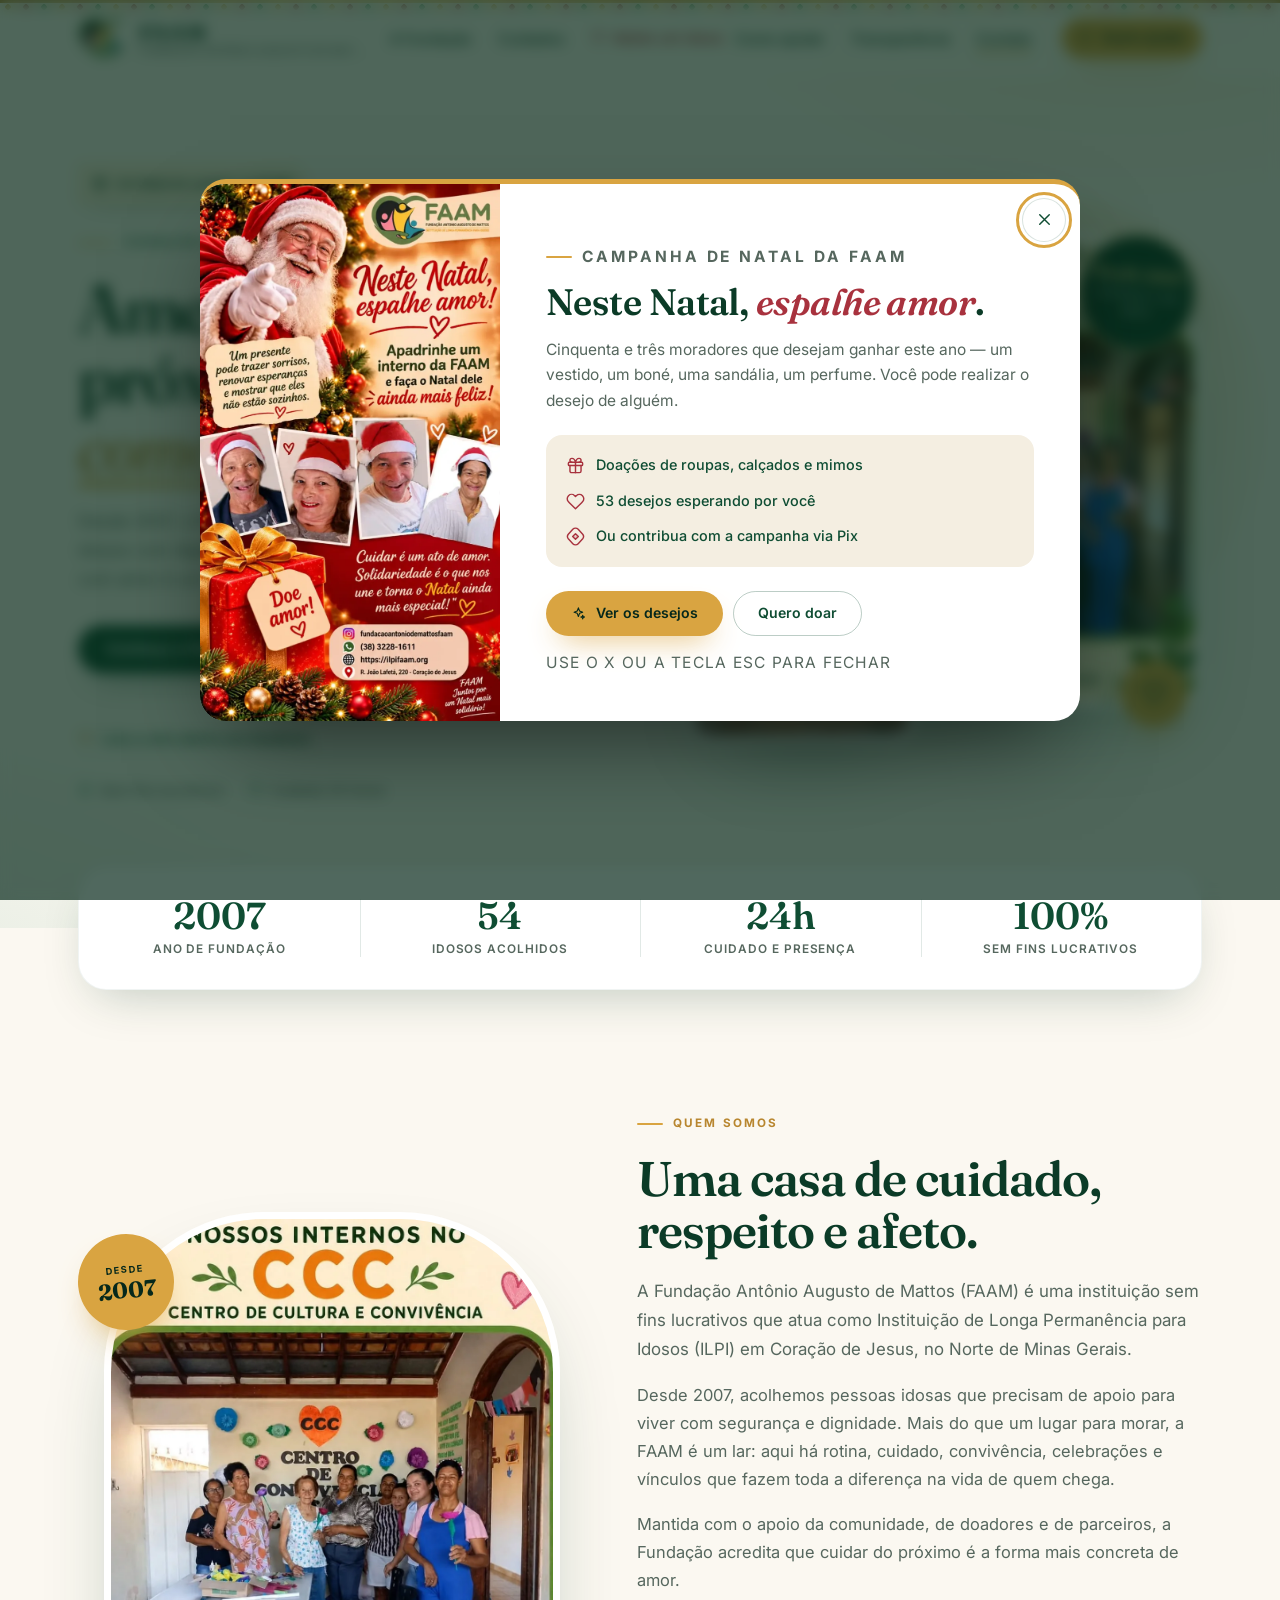
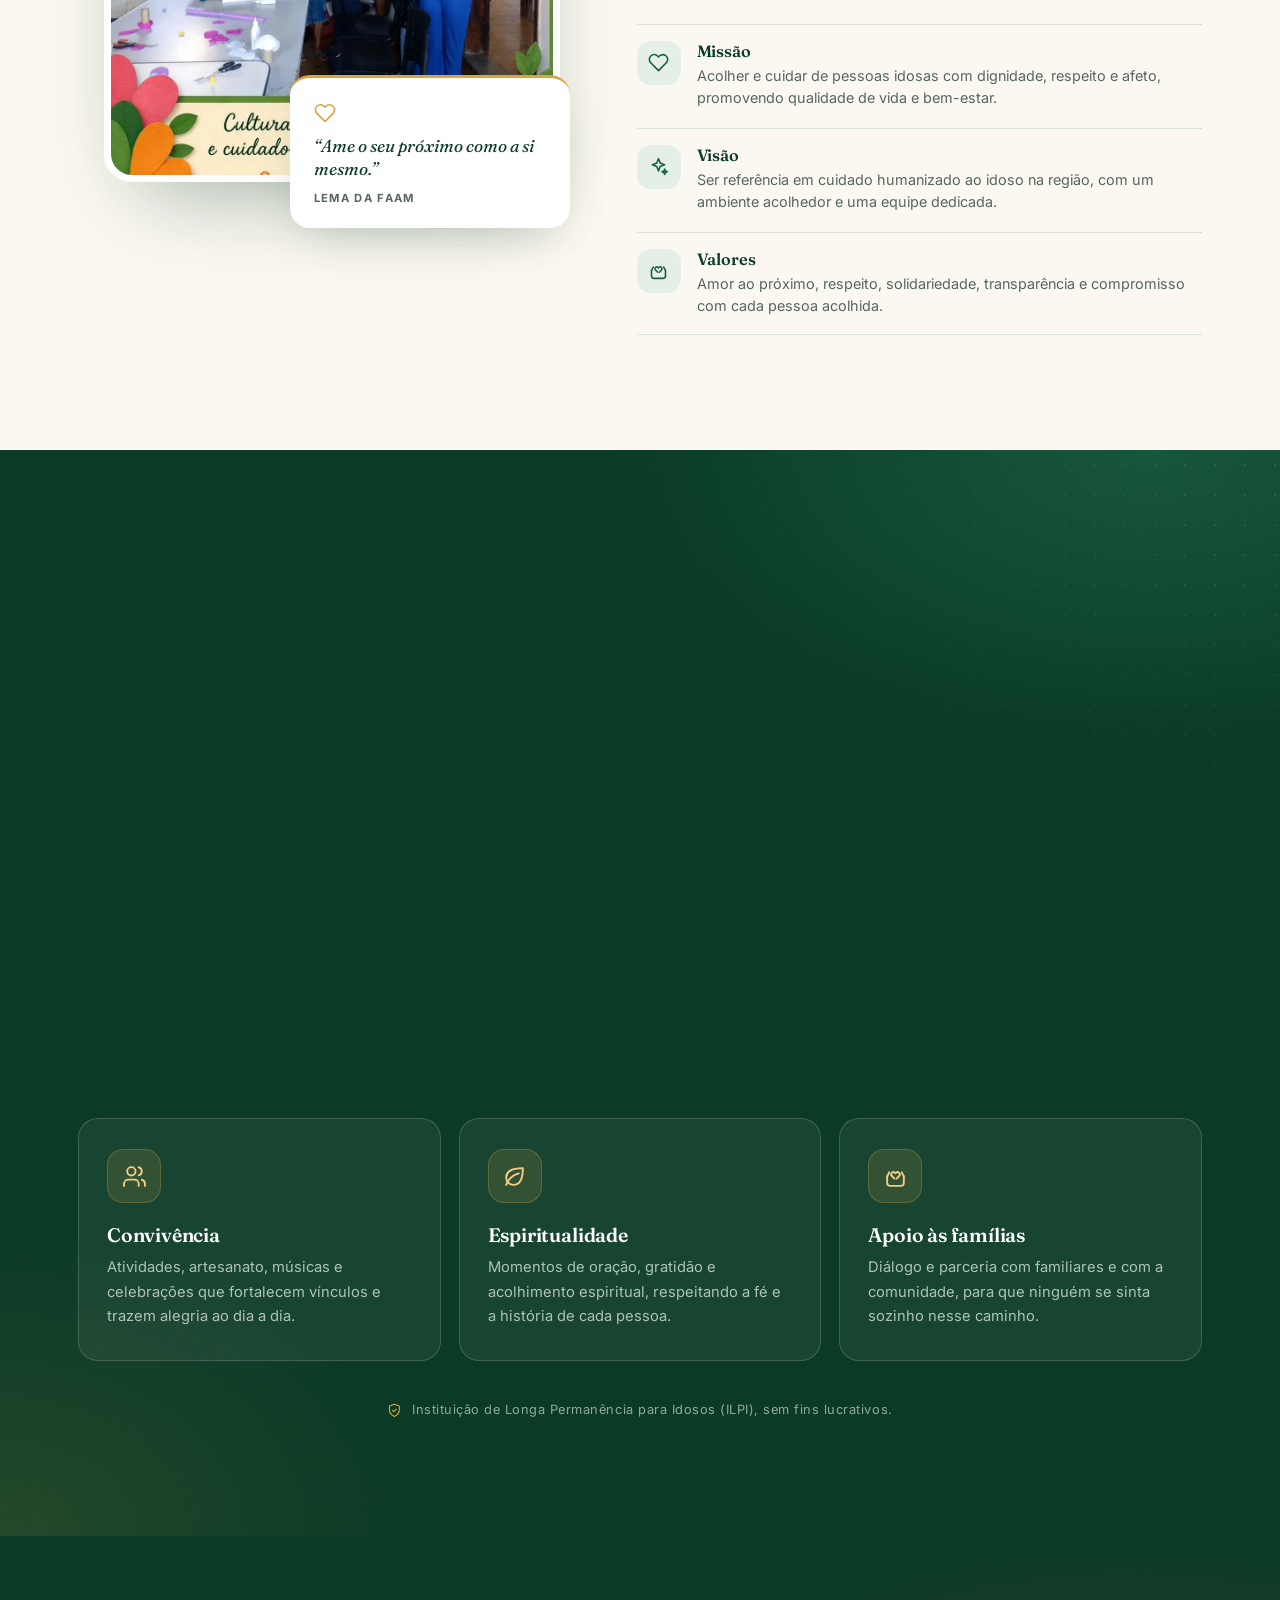
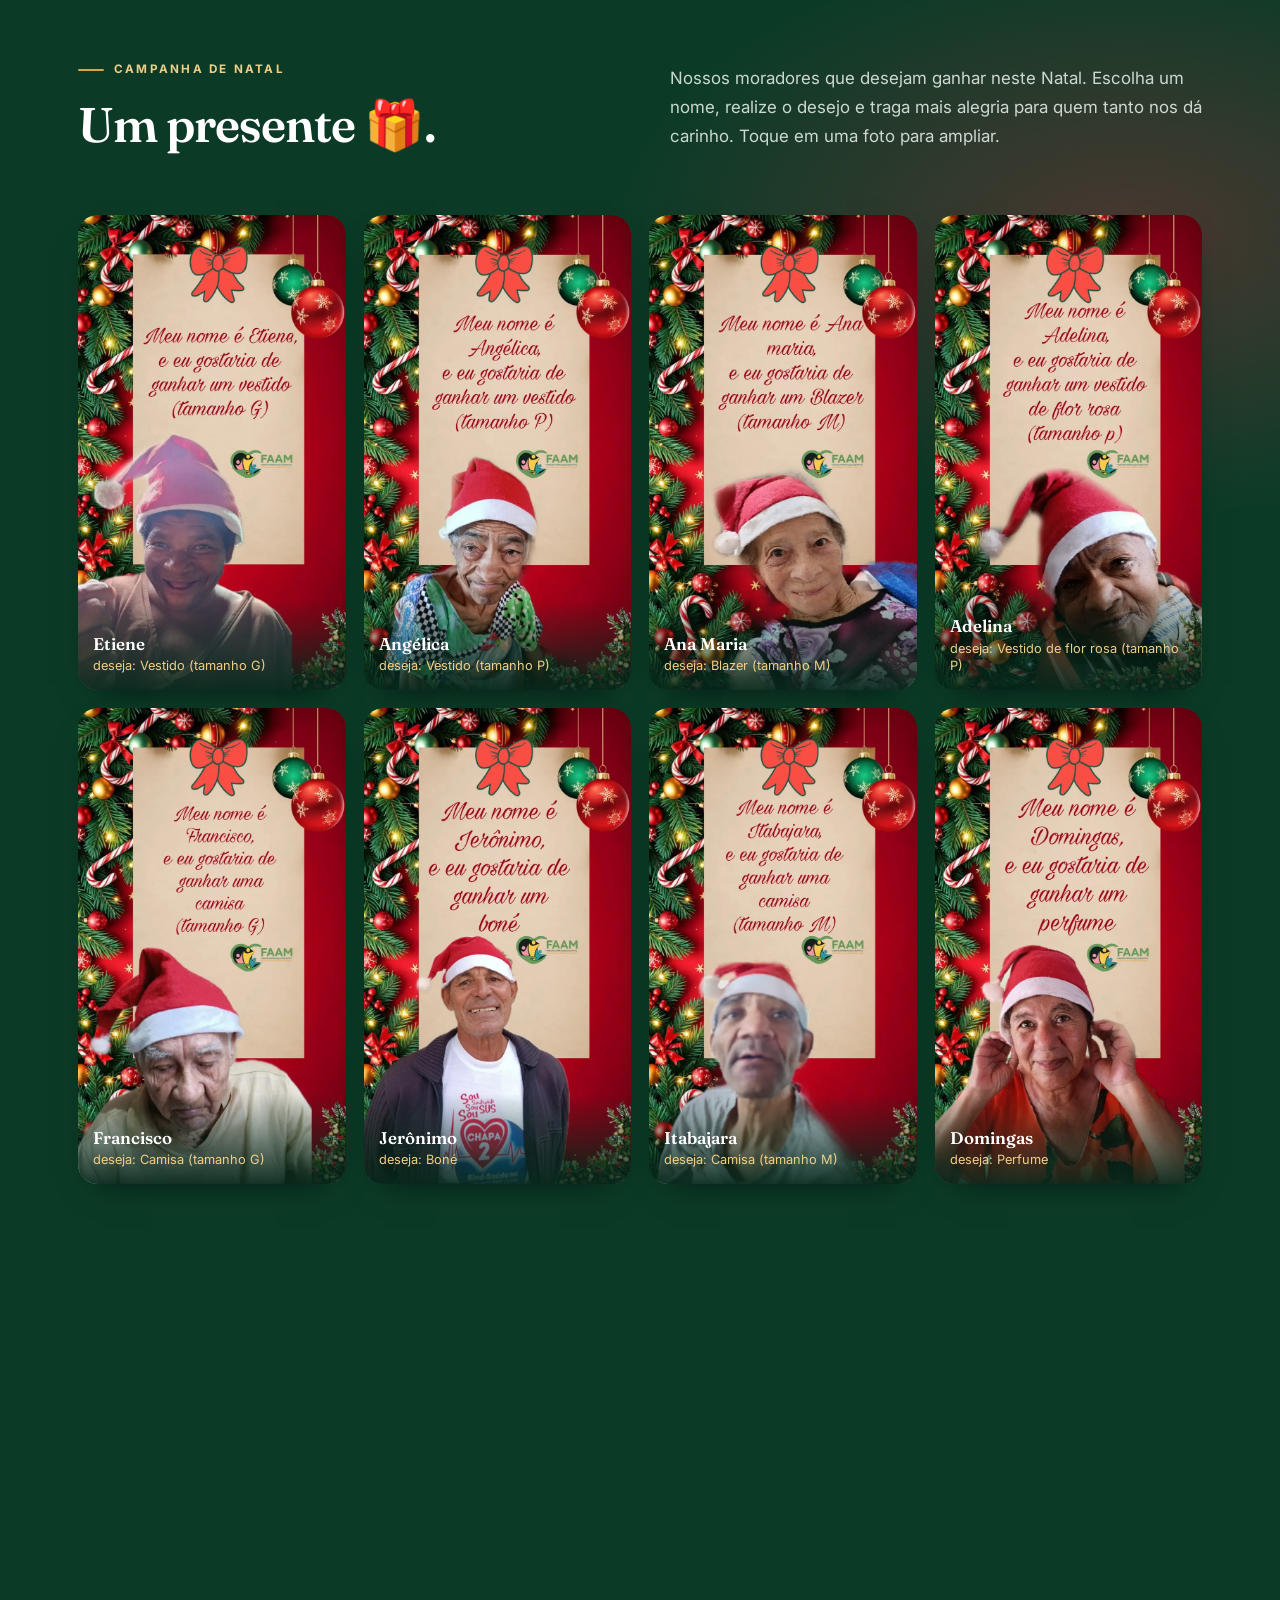
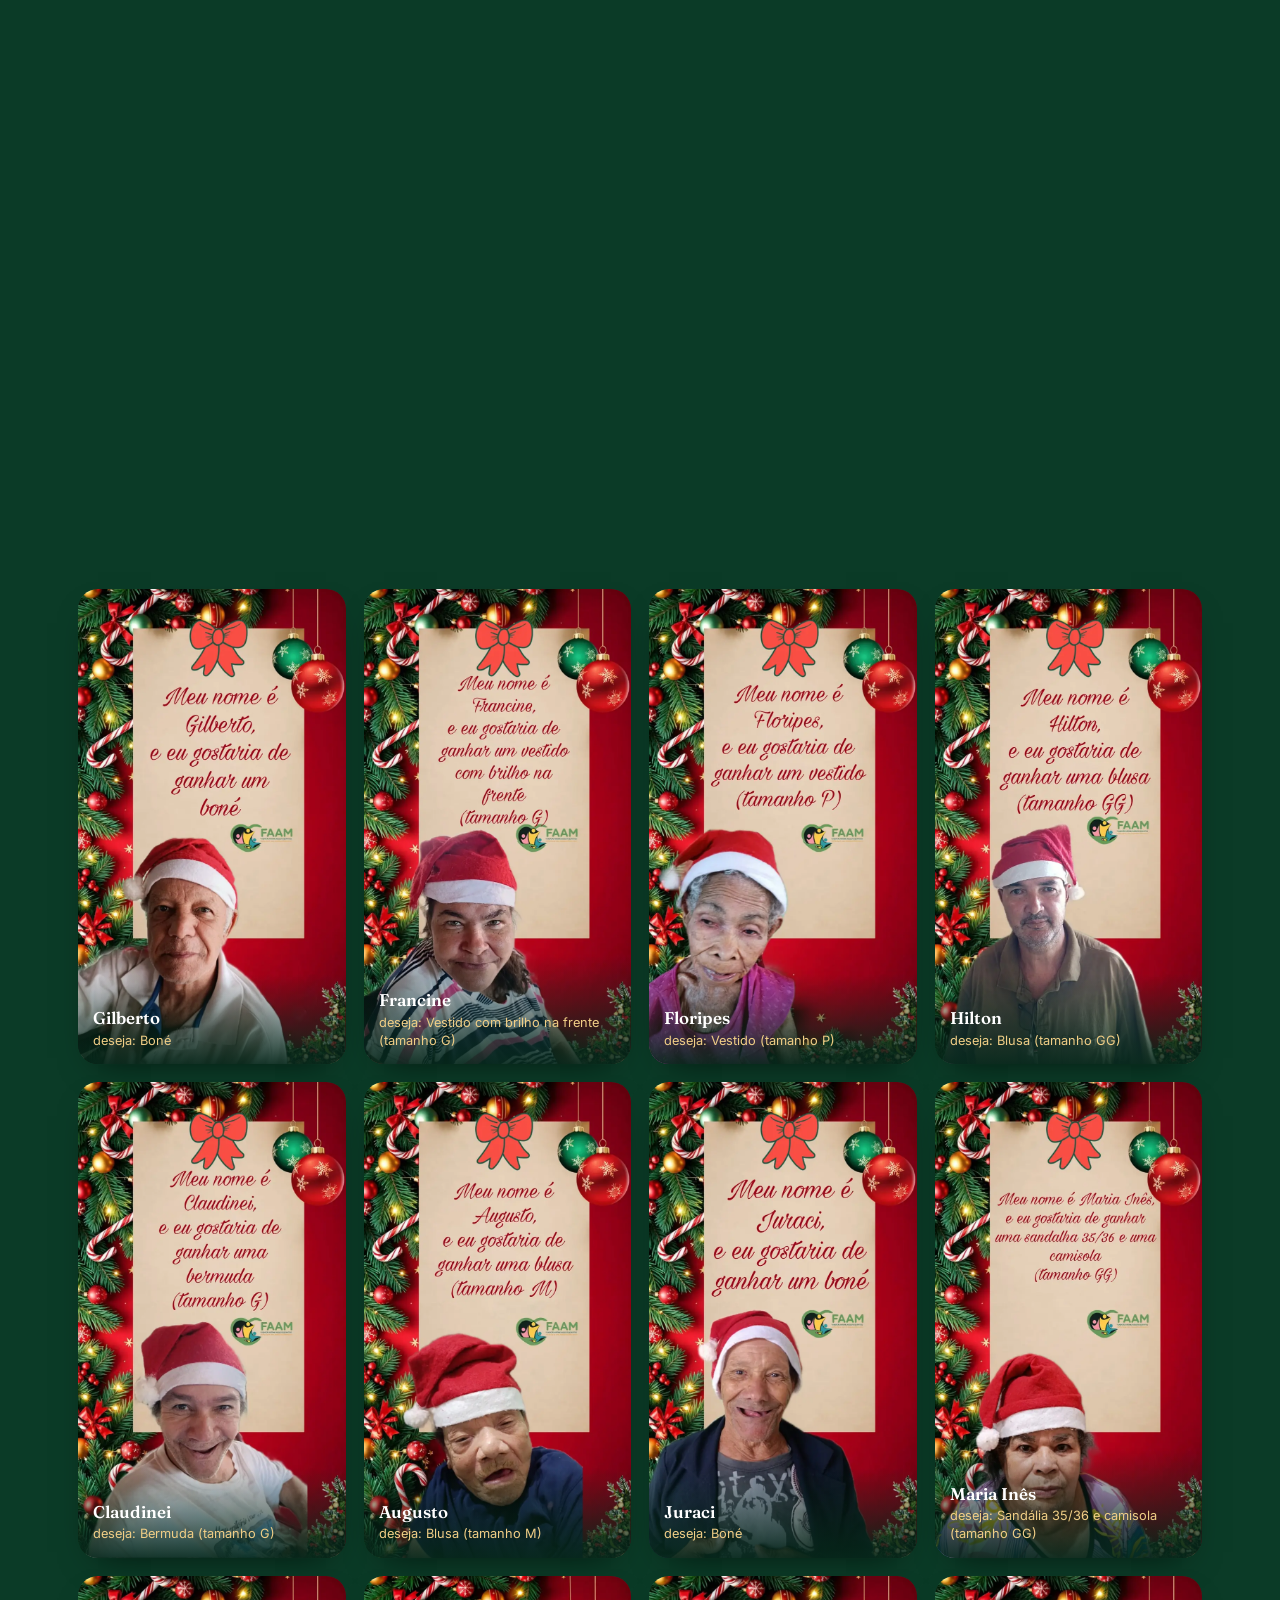
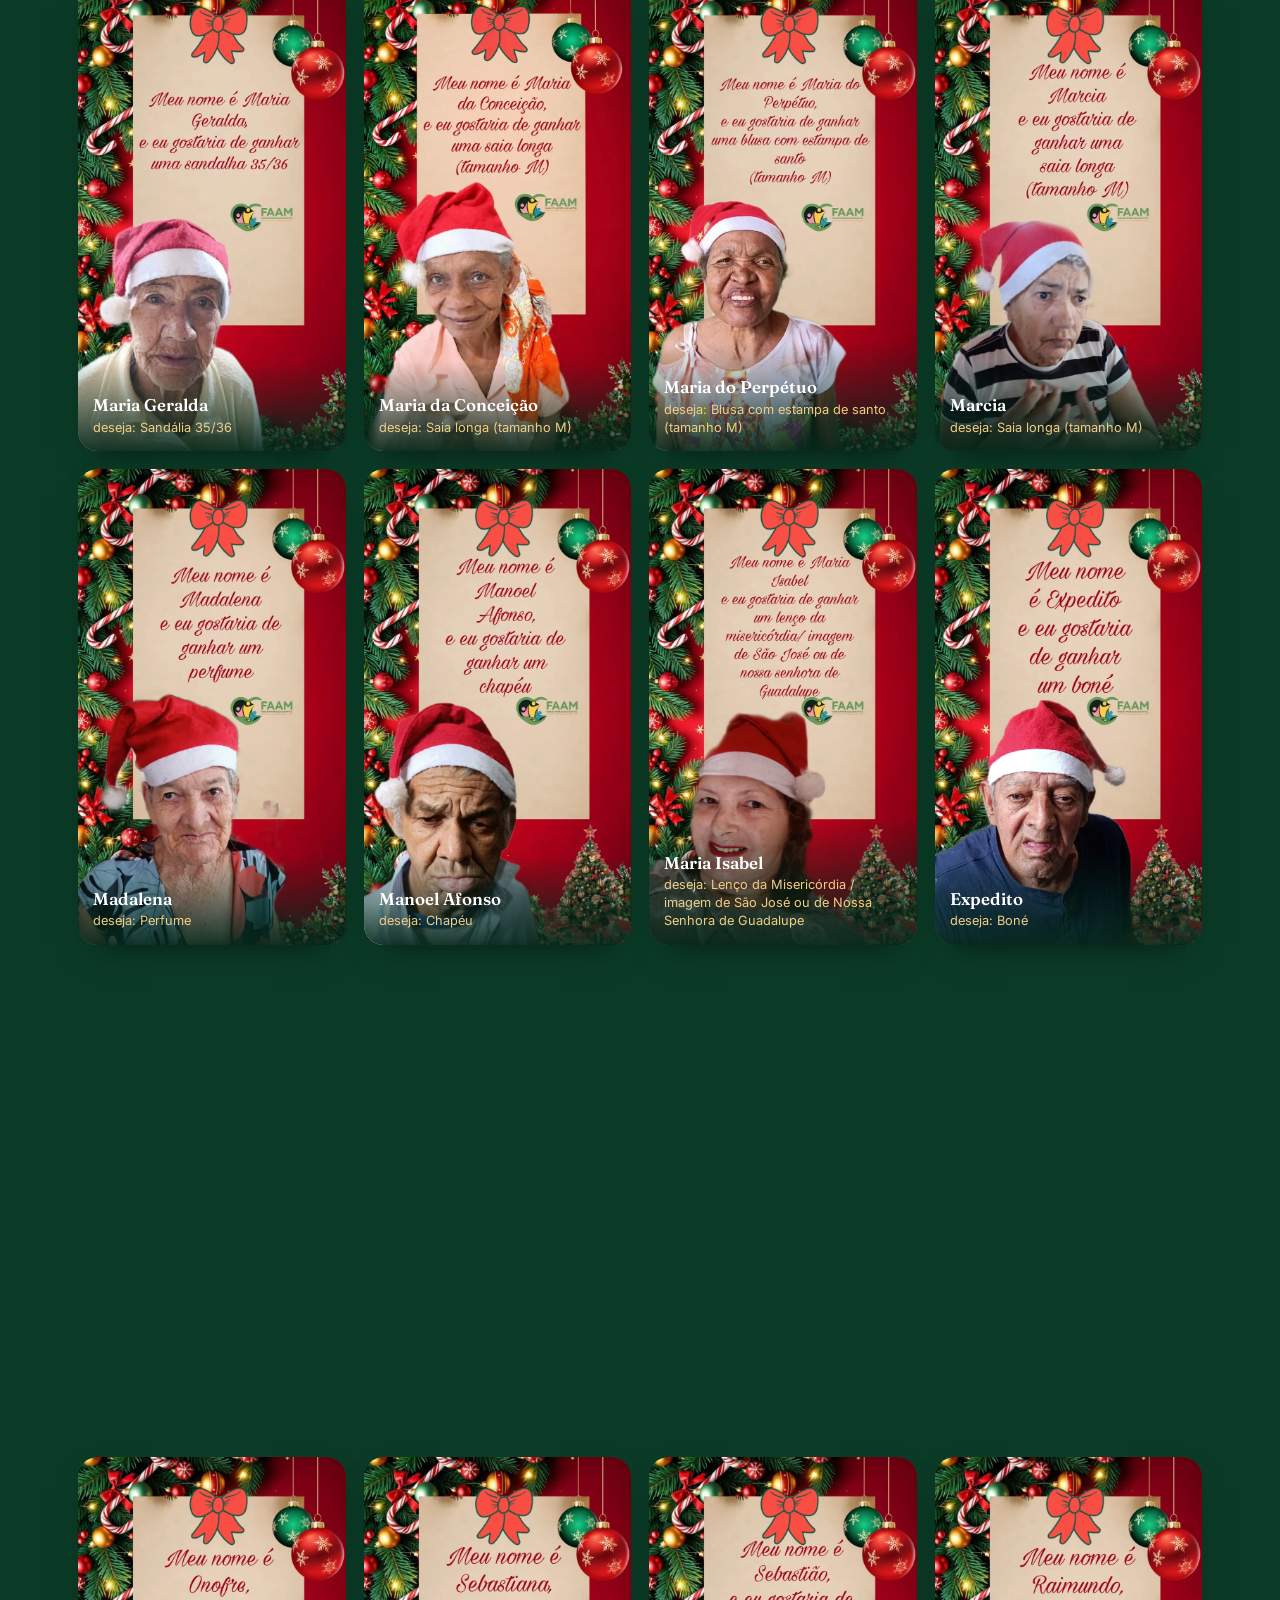
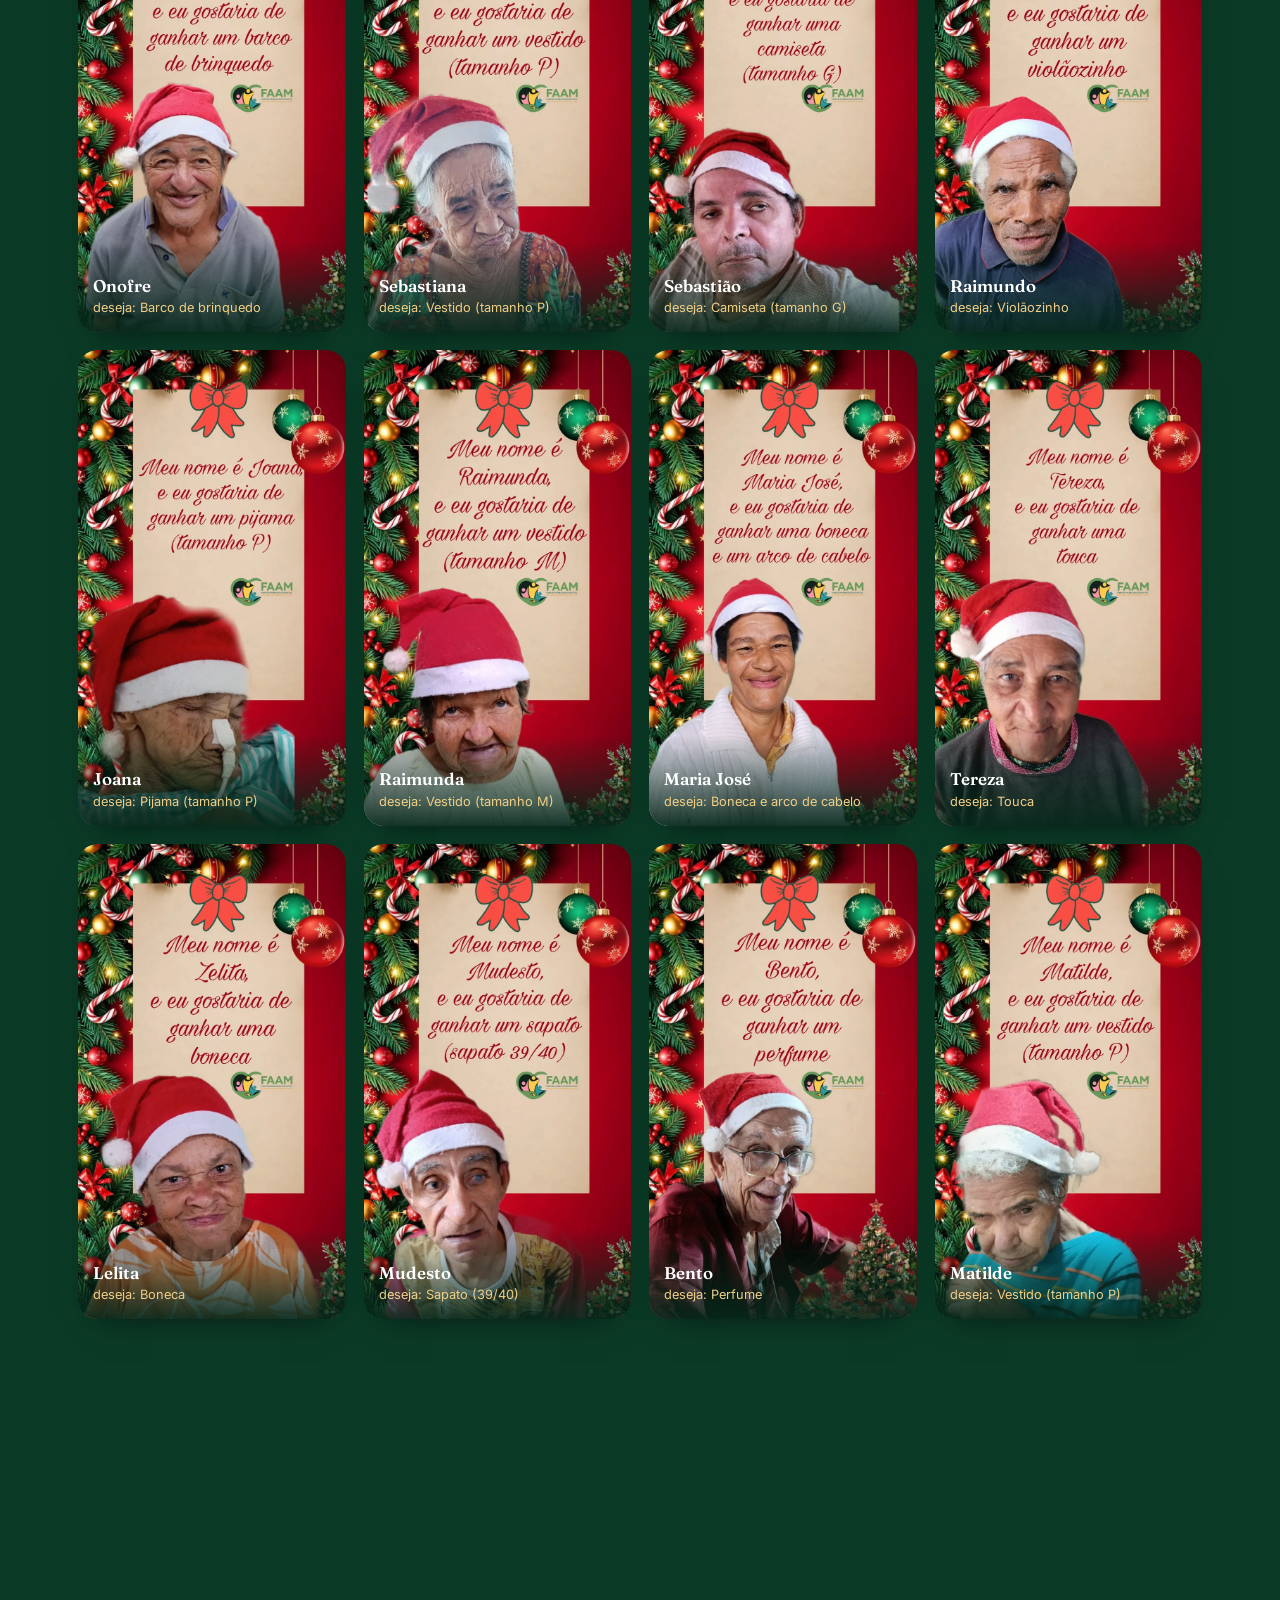
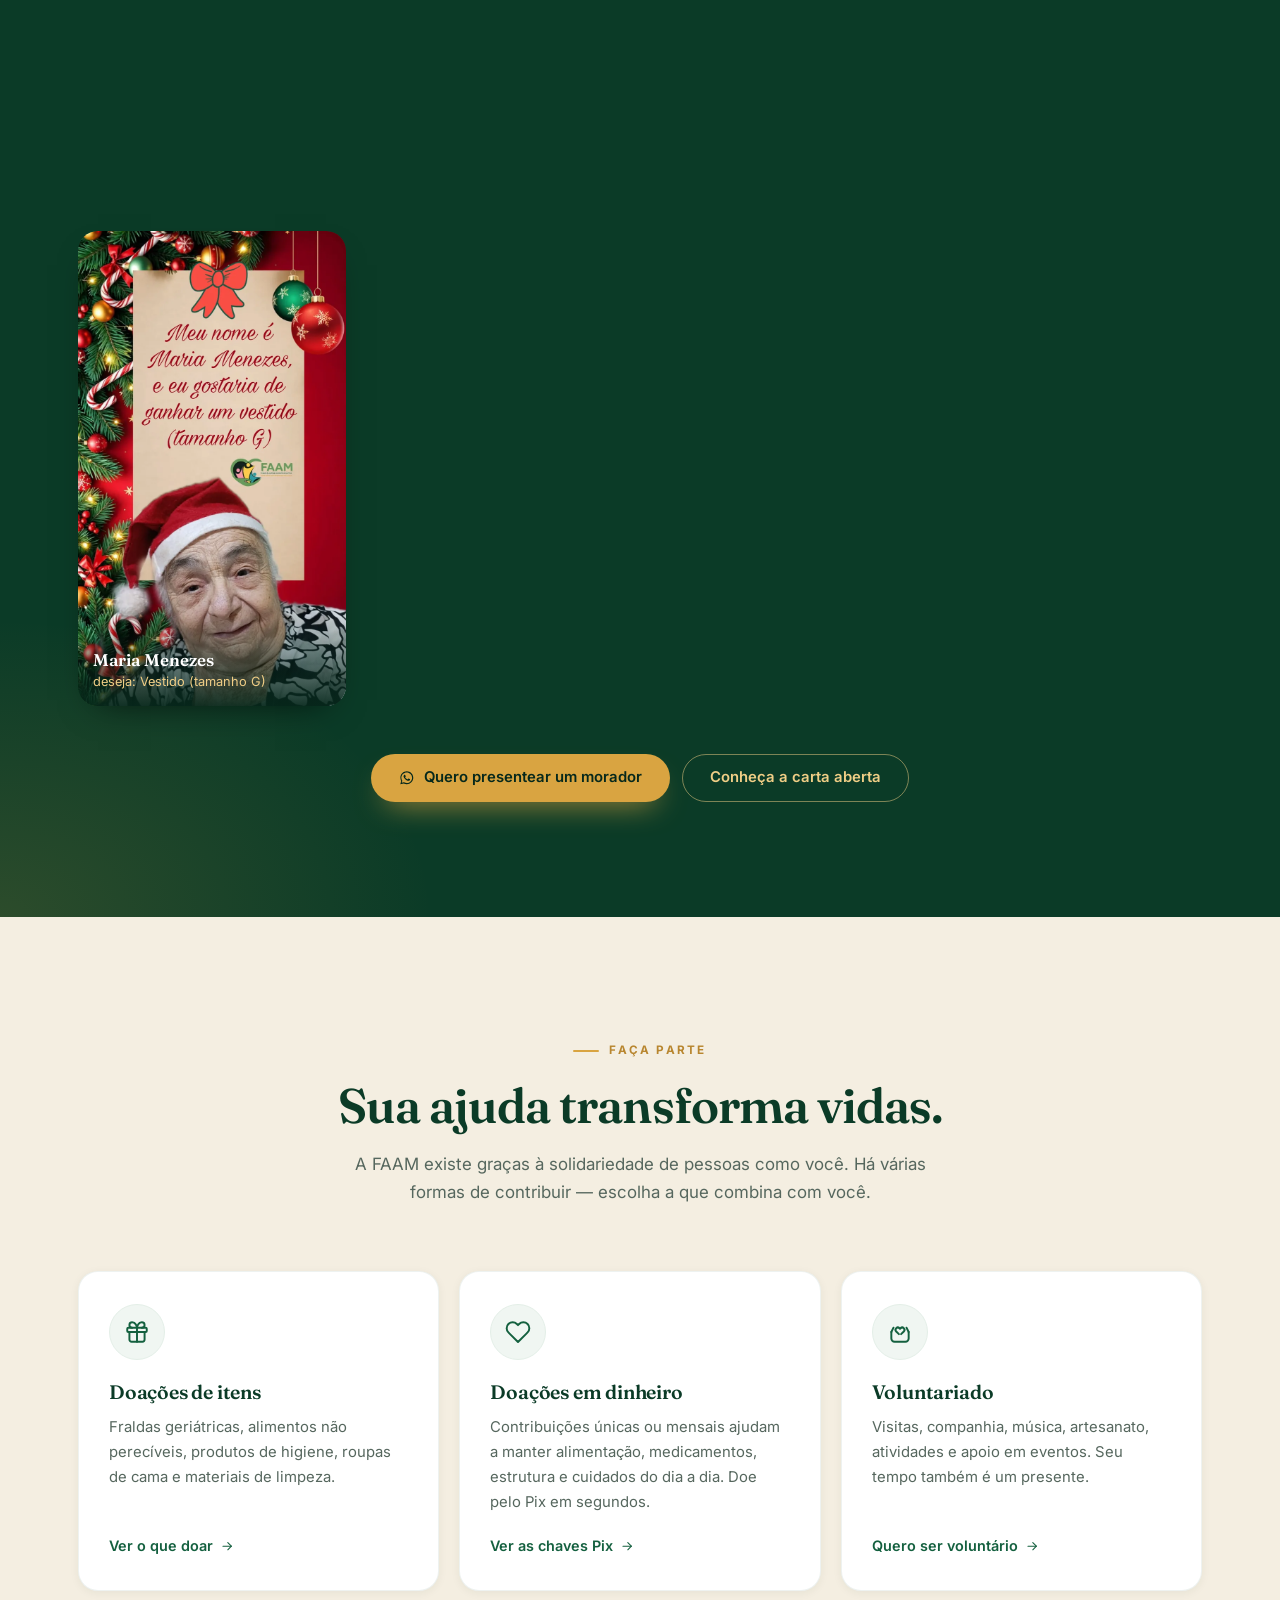
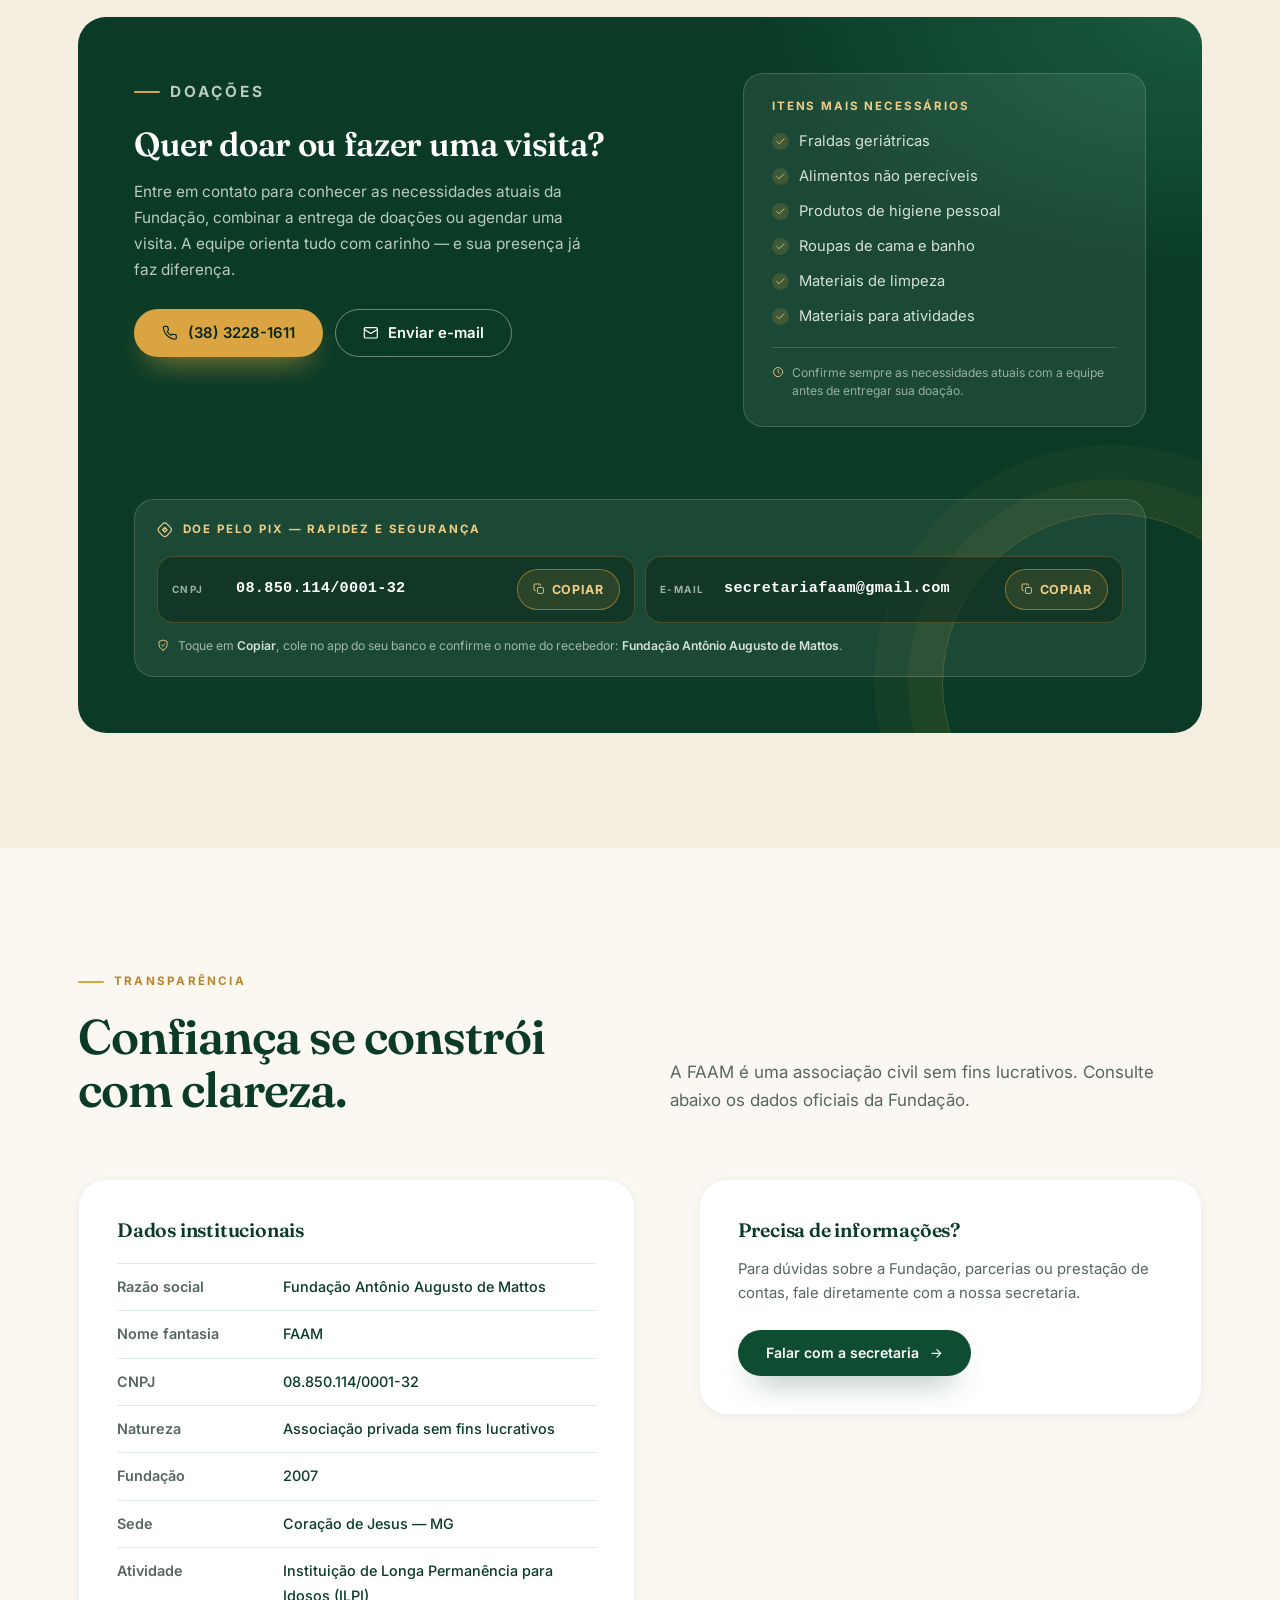
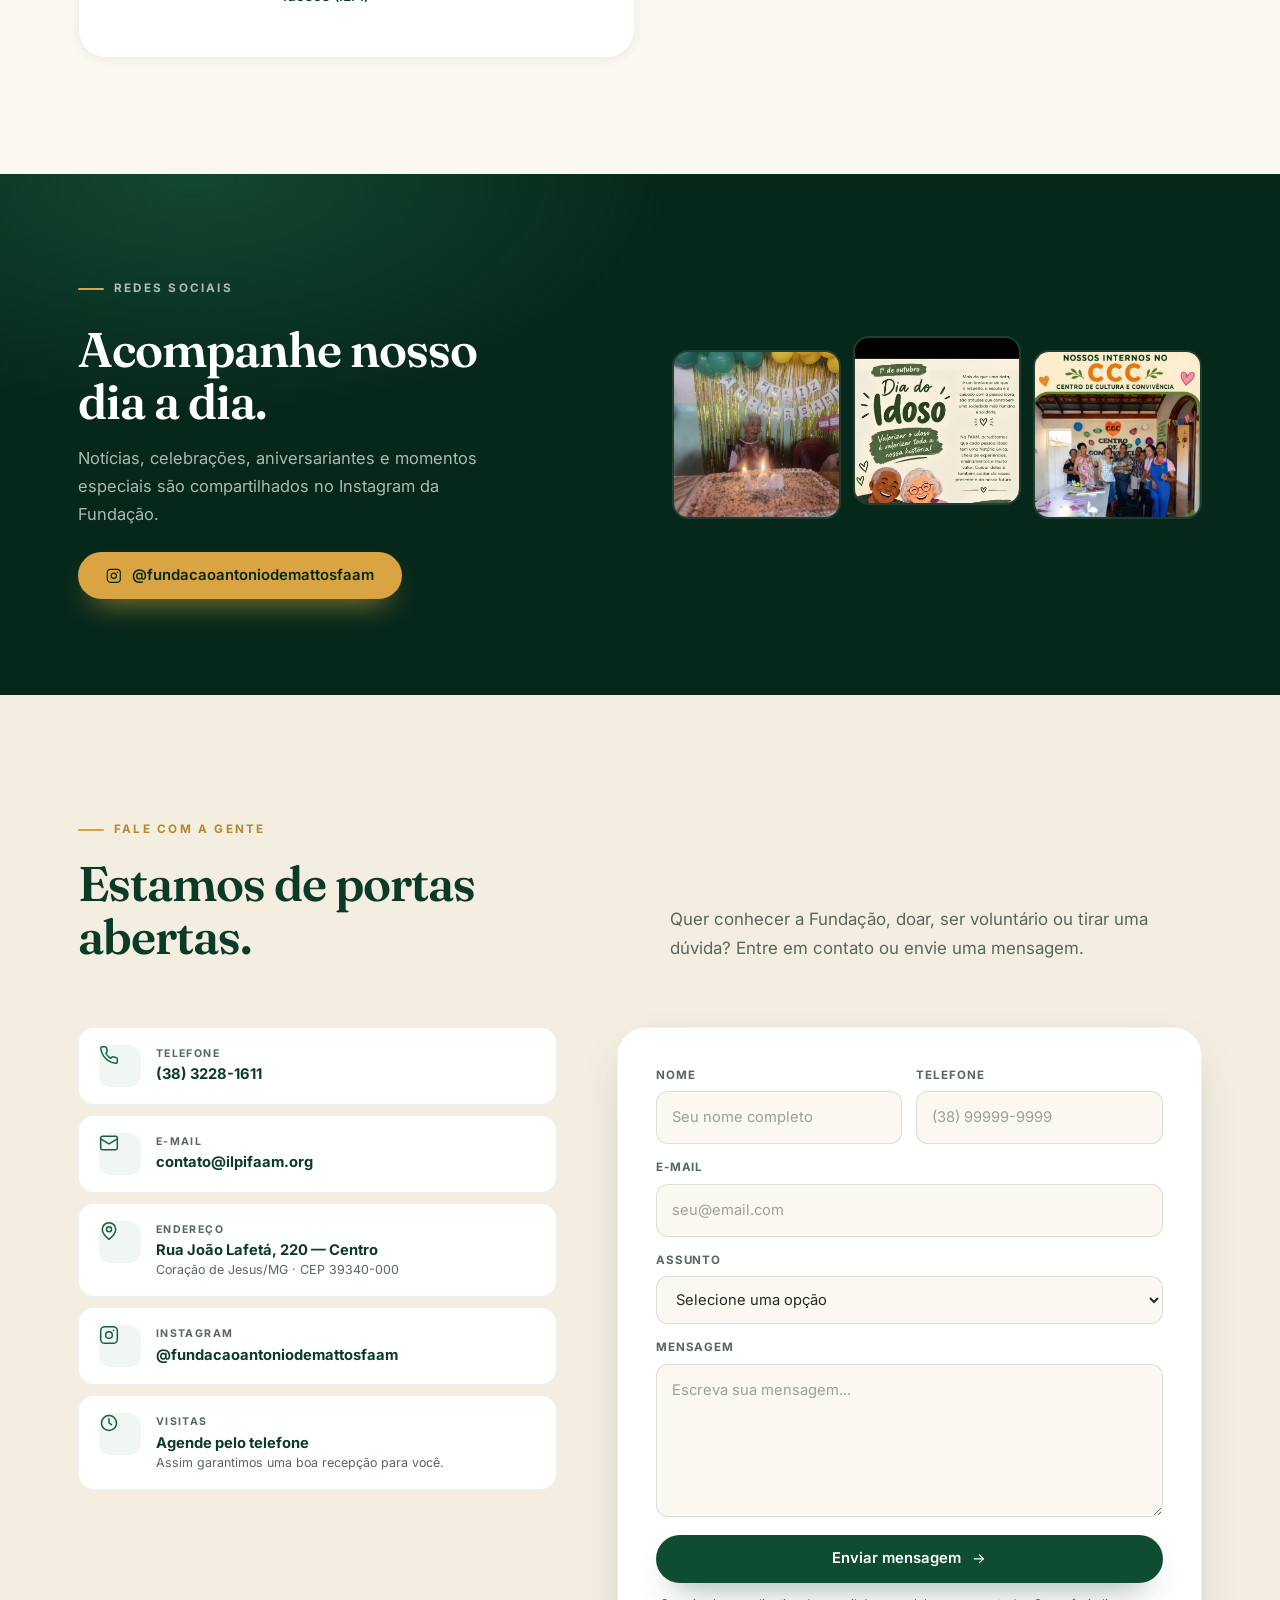
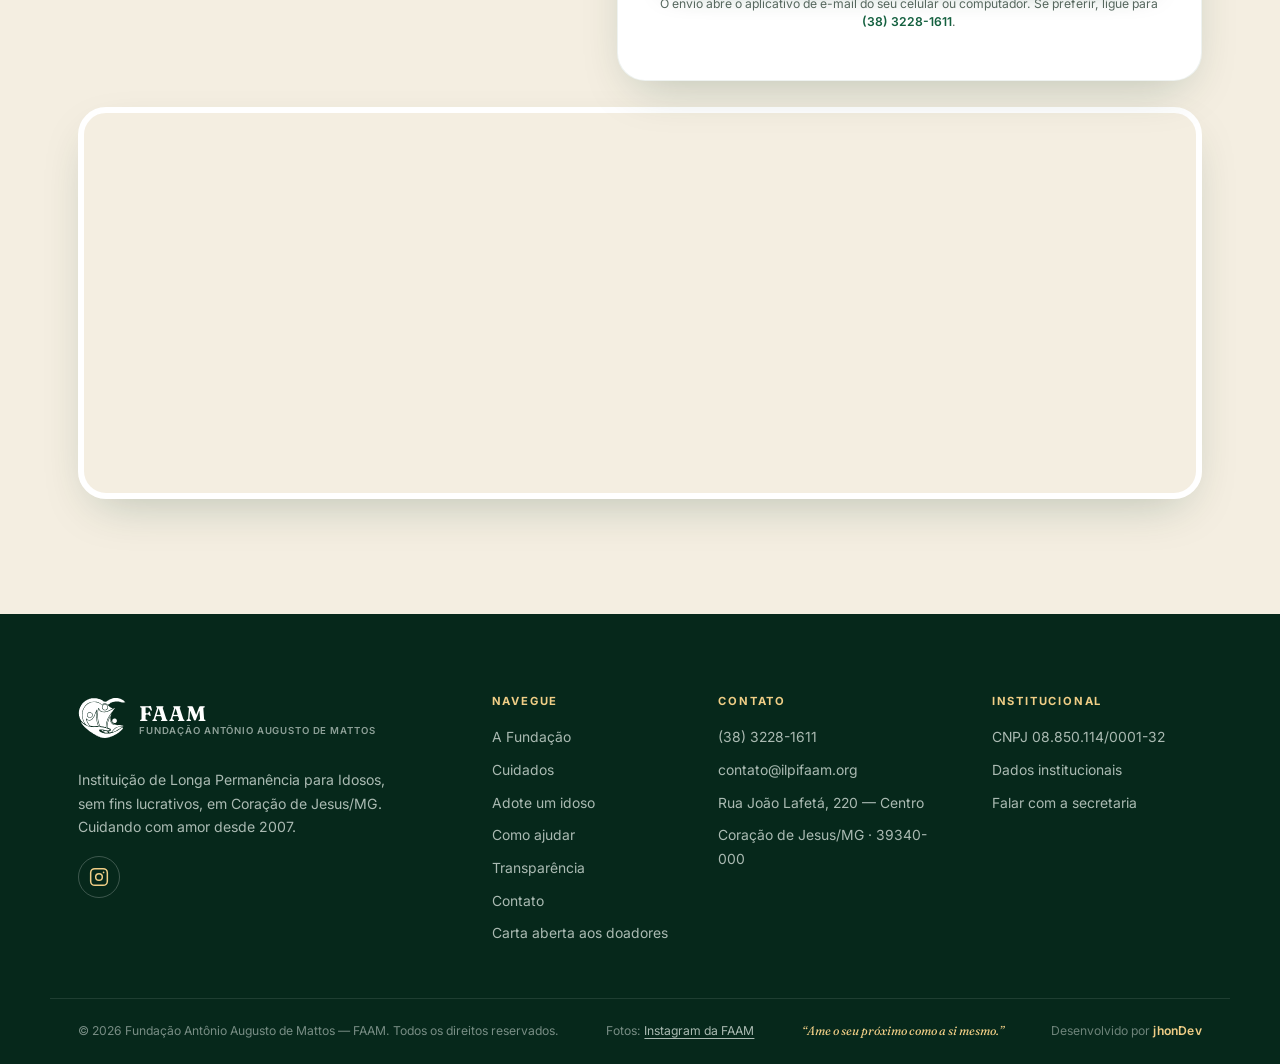
<file: index.html>
<!DOCTYPE html>
<html lang="pt-BR">
<head>
  <meta charset="UTF-8">
  <meta name="viewport" content="width=device-width, initial-scale=1.0">

  <title>FAAM — Fundação Antônio Augusto de Mattos | Cuidado e acolhimento ao idoso</title>
  <meta name="description" content="Fundação Antônio Augusto de Mattos (FAAM), em Coração de Jesus/MG. Desde 2007 acolhemos idosos com dignidade, cuidado e carinho. Conheça nosso trabalho e saiba como ajudar.">
  <meta name="author" content="Fundação Antônio Augusto de Mattos — FAAM">
  <meta name="theme-color" content="#0F4D33">
  <meta name="robots" content="index, follow">

  <!-- Open Graph / Redes sociais -->
  <meta property="og:type" content="website">
  <meta property="og:locale" content="pt_BR">
  <meta property="og:site_name" content="Fundação Antônio Augusto de Mattos — FAAM">
  <meta property="og:title" content="FAAM — Ame o seu próximo como a si mesmo">
  <meta property="og:description" content="Desde 2007 acolhendo idosos com dignidade, cuidado e carinho em Coração de Jesus/MG. Conheça a FAAM e saiba como ajudar.">
  <meta property="og:image" content="images/og-image.jpg">
  <meta property="og:image:alt" content="Fundação Antônio Augusto de Mattos — FAAM">
  <meta name="twitter:card" content="summary_large_image">
  <meta name="twitter:title" content="FAAM — Fundação Antônio Augusto de Mattos">
  <meta name="twitter:description" content="Cuidado e acolhimento ao idoso em Coração de Jesus/MG.">
  <meta name="twitter:image" content="images/og-image.jpg">

  <link rel="icon" href="images/favicon.svg" type="image/svg+xml">
  <link rel="apple-touch-icon" href="images/apple-touch-icon.png" sizes="180x180">

  <link rel="preconnect" href="https://fonts.googleapis.com">
  <link rel="preconnect" href="https://fonts.gstatic.com" crossorigin>
  <link href="https://fonts.googleapis.com/css2?family=Fraunces:ital,opsz,wght@0,9..144,400;0,9..144,500;0,9..144,600;0,9..144,700;1,9..144,400;1,9..144,500&family=Inter:wght@400;500;600;700&display=swap" rel="stylesheet">

  <link rel="stylesheet" href="css/style.css">
  <link rel="stylesheet" href="css/carta.css">
  <link rel="stylesheet" href="css/natal.css">

  <!-- Dados estruturados para o Google -->
  <script type="application/ld+json">
  {
    "@context": "https://schema.org",
    "@type": "NGO",
    "name": "Fundação Antônio Augusto de Mattos",
    "alternateName": "FAAM",
    "description": "Instituição de Longa Permanência para Idosos sem fins lucrativos, localizada em Coração de Jesus/MG.",
    "foundingDate": "2007",
    "telephone": "+55-38-3228-1611",
    "email": "contato@ilpifaam.org",
    "address": {
      "@type": "PostalAddress",
      "streetAddress": "Rua João Lafetá, 220 — Centro",
      "addressLocality": "Coração de Jesus",
      "addressRegion": "MG",
      "postalCode": "39340-000",
      "addressCountry": "BR"
    },
    "sameAs": [
      "https://www.instagram.com/fundacaoantoniodemattosfaam/"
    ]
  }
  </script>
</head>
<body class="tema-natal tema-natal--luzes">

  <div class="natal-particulas" aria-hidden="true">
    <span></span><span></span><span></span><span></span><span></span><span></span><span></span>
    <span></span><span></span><span></span><span></span><span></span><span></span><span></span>
  </div>

  <a class="skip-link" href="#conteudo">Pular para o conteúdo</a>

  <!-- Sprite de ícones -->
  <svg xmlns="http://www.w3.org/2000/svg" class="sprite" aria-hidden="true">
    <symbol id="i-heart" viewBox="0 0 24 24"><path d="M20.84 4.61a5.5 5.5 0 0 0-7.78 0L12 5.67l-1.06-1.06a5.5 5.5 0 0 0-7.78 7.78l1.06 1.06L12 21.23l7.78-7.78 1.06-1.06a5.5 5.5 0 0 0 0-7.78z"/></symbol>
    <symbol id="i-home" viewBox="0 0 24 24"><path d="M3 9.5 12 3l9 6.5V20a1 1 0 0 1-1 1h-5v-7H9v7H4a1 1 0 0 1-1-1z"/></symbol>
    <symbol id="i-leaf" viewBox="0 0 24 24"><path d="M11 20A7 7 0 0 1 4 13c0-5 4-9 16-9 0 12-4 16-9 16z"/><path d="M4 20c2-6 6-9 12-11"/></symbol>
    <symbol id="i-hands" viewBox="0 0 24 24"><path d="M11 14 8.5 11.5a2.1 2.1 0 0 1 3-3L12 9l.5-.5a2.1 2.1 0 0 1 3 3L13 14"/><path d="M4 12v6a3 3 0 0 0 3 3h10a3 3 0 0 0 3-3v-6"/><path d="M4 12l2-4"/><path d="M20 12l-2-4"/></symbol>
    <symbol id="i-pulse" viewBox="0 0 24 24"><path d="M3 12h4l2-6 4 12 2-6h6"/></symbol>
    <symbol id="i-meal" viewBox="0 0 24 24"><path d="M4 3v7a2 2 0 0 0 2 2h0a2 2 0 0 0 2-2V3"/><path d="M6 12v9"/><path d="M17 3c-2 2-2 5-2 7h4V3z"/><path d="M17 10v11"/></symbol>
    <symbol id="i-users" viewBox="0 0 24 24"><path d="M16 21v-2a4 4 0 0 0-4-4H6a4 4 0 0 0-4 4v2"/><circle cx="9" cy="7" r="4"/><path d="M22 21v-2a4 4 0 0 0-3-3.87"/><path d="M16 3.13a4 4 0 0 1 0 7.75"/></symbol>
    <symbol id="i-sparkle" viewBox="0 0 24 24"><path d="M12 3l1.9 5.1L19 10l-5.1 1.9L12 17l-1.9-5.1L5 10l5.1-1.9z"/><path d="M19 15l.8 2.2L22 18l-2.2.8L19 21l-.8-2.2L16 18l2.2-.8z"/></symbol>
    <symbol id="i-gift" viewBox="0 0 24 24"><rect x="3" y="8" width="18" height="4" rx="1"/><path d="M12 8v13"/><path d="M19 12v7a2 2 0 0 1-2 2H7a2 2 0 0 1-2-2v-7"/><path d="M7.5 8a2.5 2.5 0 0 1 0-5C11 3 12 8 12 8s1-5 4.5-5a2.5 2.5 0 0 1 0 5"/></symbol>
    <symbol id="i-phone" viewBox="0 0 24 24"><path d="M22 16.9v3a2 2 0 0 1-2.2 2 19.8 19.8 0 0 1-8.6-3.1 19.5 19.5 0 0 1-6-6A19.8 19.8 0 0 1 2.1 4.2 2 2 0 0 1 4.1 2h3a2 2 0 0 1 2 1.7c.1 1 .4 2 .7 2.9a2 2 0 0 1-.5 2.1L8.1 9.9a16 16 0 0 0 6 6l1.2-1.2a2 2 0 0 1 2.1-.5c.9.3 1.9.6 2.9.7a2 2 0 0 1 1.7 2z"/></symbol>
    <symbol id="i-mail" viewBox="0 0 24 24"><rect x="2" y="4" width="20" height="16" rx="2"/><path d="m22 7-10 6L2 7"/></symbol>
    <symbol id="i-pin" viewBox="0 0 24 24"><path d="M20 10c0 6-8 12-8 12S4 16 4 10a8 8 0 0 1 16 0z"/><circle cx="12" cy="10" r="3"/></symbol>
    <symbol id="i-instagram" viewBox="0 0 24 24"><rect x="2" y="2" width="20" height="20" rx="5"/><circle cx="12" cy="12" r="4"/><circle cx="17.5" cy="6.5" r="1" fill="currentColor" stroke="none"/></symbol>
    <symbol id="i-whatsapp" viewBox="0 0 24 24"><path fill="currentColor" stroke="none" d="M12.04 2C6.58 2 2.13 6.45 2.13 11.91c0 1.75.46 3.45 1.32 4.95L2 22l5.25-1.38c1.45.79 3.08 1.21 4.79 1.21 5.46 0 9.91-4.45 9.91-9.91S17.5 2 12.04 2zm0 18.15c-1.53 0-3.03-.41-4.34-1.19l-.31-.18-3.12.82.83-3.04-.2-.32a8.2 8.2 0 0 1-1.26-4.33c0-4.54 3.7-8.24 8.25-8.24 2.2 0 4.27.86 5.82 2.42a8.18 8.18 0 0 1 2.41 5.83c0 4.54-3.7 8.23-8.08 8.23zm4.52-6.16c-.25-.12-1.47-.72-1.69-.81-.23-.08-.39-.12-.56.12-.16.25-.64.81-.79.97-.14.17-.29.19-.54.06-.25-.12-1.05-.39-2-1.23-.74-.66-1.24-1.47-1.38-1.72-.14-.25-.02-.38.11-.5.11-.11.25-.29.37-.43.12-.14.16-.25.25-.41.08-.17.04-.31-.02-.43-.06-.12-.56-1.34-.76-1.84-.2-.48-.41-.42-.56-.43h-.48c-.17 0-.43.06-.66.31-.23.25-.87.85-.87 2.07 0 1.22.89 2.4 1.01 2.56.12.17 1.75 2.67 4.23 3.74.59.26 1.05.41 1.41.52.59.19 1.13.16 1.56.1.48-.07 1.47-.6 1.68-1.18.21-.58.21-1.08.14-1.18-.06-.11-.22-.17-.47-.29z"/></symbol>
    <symbol id="i-clock" viewBox="0 0 24 24"><circle cx="12" cy="12" r="9"/><path d="M12 7v5l3 2"/></symbol>
    <symbol id="i-shield" viewBox="0 0 24 24"><path d="M12 22s8-4 8-10V5l-8-3-8 3v7c0 6 8 10 8 10z"/><path d="m9 12 2 2 4-4"/></symbol>
    <symbol id="i-arrow-right" viewBox="0 0 24 24"><path d="M5 12h14"/><path d="m13 6 6 6-6 6"/></symbol>
    <symbol id="i-arrow-up" viewBox="0 0 24 24"><path d="M12 19V5"/><path d="m6 11 6-6 6 6"/></symbol>
    <symbol id="i-menu" viewBox="0 0 24 24"><path d="M3 6h18M3 12h18M3 18h18"/></symbol>
    <symbol id="i-close" viewBox="0 0 24 24"><path d="M18 6 6 18M6 6l12 12"/></symbol>
    <symbol id="i-chevron-left" viewBox="0 0 24 24"><path d="m15 18-6-6 6-6"/></symbol>
    <symbol id="i-chevron-right" viewBox="0 0 24 24"><path d="m9 18 6-6-6-6"/></symbol>
    <symbol id="i-check" viewBox="0 0 24 24"><path d="M20 6 9 17l-5-5"/></symbol>
    <symbol id="i-pix" viewBox="0 0 24 24"><path d="M8.6 2.9a4.7 4.7 0 0 1 6.8 0l5.7 6.2a4.7 4.7 0 0 1 0 5.8l-5.7 6.2a4.7 4.7 0 0 1-6.8 0l-5.7-6.2a4.7 4.7 0 0 1 0-5.8z"/><path d="M12 8.4 15.6 12 12 15.6 8.4 12z"/><circle cx="12" cy="12" r="0.2"/></symbol>
    <symbol id="i-copy" viewBox="0 0 24 24"><rect x="9" y="9" width="12" height="12" rx="2"/><path d="M5 15H4a2 2 0 0 1-2-2V4a2 2 0 0 1 2-2h9a2 2 0 0 1 2 2v1"/></symbol>
  </svg>

  <!-- Cabeçalho -->
  <header class="header" id="header">
    <div class="container header__inner">
      <a href="#inicio" class="brand" aria-label="FAAM — página inicial">
        <img src="images/logo-emblema.svg" alt="Símbolo da FAAM — coração com figuras" class="brand__mark" width="48" height="48">
        <span class="brand__text">
          <strong>FAAM</strong>
          <small>Fundação Antônio Augusto de Mattos</small>
        </span>
      </a>

      <nav class="nav" id="nav" aria-label="Navegação principal">
        <ul class="nav__list">
          <li><a href="#sobre" class="nav__link">A Fundação</a></li>
          <li><a href="#cuidados" class="nav__link">Cuidados</a></li>
          <li><a href="#natal" class="nav__link nav__link--campanha"><svg class="icon" aria-hidden="true"><use href="#i-heart"></use></svg>Adote um idoso</a></li>
          <!-- galeria desativada: <li><a href="#galeria" class="nav__link">Galeria</a></li> -->
          <li><a href="#como-ajudar" class="nav__link">Como ajudar</a></li>
          <li><a href="#transparencia" class="nav__link">Transparência</a></li>
          <li><a href="#contato" class="nav__link">Contato</a></li>
        </ul>
        <a href="#como-ajudar" class="btn btn--gold nav__cta">
          <svg class="icon" aria-hidden="true"><use href="#i-heart"></use></svg>
          Quero ajudar
        </a>
      </nav>

      <button class="nav-toggle" id="navToggle" aria-expanded="false" aria-controls="nav" aria-label="Abrir menu">
        <svg class="icon icon--open" aria-hidden="true"><use href="#i-menu"></use></svg>
        <svg class="icon icon--close" aria-hidden="true"><use href="#i-close"></use></svg>
      </button>
    </div>
  </header>

  <main id="conteudo">

    <!-- Hero -->
    <section class="hero" id="inicio">
      <div class="hero__deco" aria-hidden="true"></div>

      <div class="container hero__grid">
        <div class="hero__content">
          <p class="hero__seasonal-note">
            <svg class="icon" aria-hidden="true"><use href="#i-gift"></use></svg>
            Um Natal de carinho na FAAM
          </p>
          <p class="hero__kicker">
            <span class="hero__line"></span>
            Coração de Jesus · Minas Gerais
          </p>
          <h1 class="hero__title">Ame o seu próximo<br><em>como a si mesmo.</em></h1>
          <p class="hero__text">
            Desde 2007, a Fundação Antônio Augusto de Mattos acolhe idosos com
            dignidade, cuidado e carinho — porque envelhecer com amor é um direito de todos.
          </p>
          <div class="hero__actions">
            <a href="#sobre" class="btn btn--green">
              Conheça a FAAM
              <svg class="icon" aria-hidden="true"><use href="#i-arrow-right"></use></svg>
            </a>
            <a href="#como-ajudar" class="btn btn--outline">Como ajudar</a>
          </div>

          <a href="carta.html" class="hero__carta-link">
            <svg class="icon" aria-hidden="true"><use href="#i-heart"></use></svg>
            Leia a carta aberta aos doadores
          </a>

          <ul class="hero__trust">
            <li>
              <svg class="icon" aria-hidden="true"><use href="#i-shield"></use></svg>
              Sem fins lucrativos
            </li>
            <li>
              <svg class="icon" aria-hidden="true"><use href="#i-heart"></use></svg>
              Cuidado 24 horas
            </li>
          </ul>
        </div>

        <div class="hero__media">
          <span class="hero__blob" aria-hidden="true"></span>

          <figure class="hero__photo hero__photo--main">
            <picture>
              <source srcset="images/hero-principal.webp" type="image/webp">
              <img src="images/hero-principal.jpg" alt="Idosos participando de oficina de pintura na FAAM" width="1000" height="1330" fetchpriority="high">
            </picture>
          </figure>

          <figure class="hero__photo hero__photo--small">
            <picture>
              <source srcset="images/hero-secundaria.webp" type="image/webp">
              <img src="images/hero-secundaria.jpg" alt="Celebração dos aniversariantes do mês na FAAM" width="760" height="760" fetchpriority="high">
            </picture>
          </figure>

          <div class="hero__badge">
            <strong>Desde 2007</strong>
            <span>cuidando com amor</span>
          </div>

          <span class="hero__stamp" aria-hidden="true">
            <svg class="icon"><use href="#i-heart"></use></svg>
          </span>
        </div>
      </div>
    </section>

    <!-- Faixa de números -->
    <section class="pilares" id="pilares" aria-label="A FAAM em números">
      <div class="container">
        <div class="pilares__grid">
          <div class="pilar reveal">
            <strong class="pilar__num">2007</strong>
            <span class="pilar__label">Ano de fundação</span>
          </div>
          <div class="pilar reveal" style="--d:.08s">
            <strong class="pilar__num">54</strong>
            <span class="pilar__label">Idosos acolhidos</span>
          </div>
          <div class="pilar reveal" style="--d:.16s">
            <strong class="pilar__num">24h</strong>
            <span class="pilar__label">Cuidado e presença</span>
          </div>
          <div class="pilar reveal" style="--d:.24s">
            <strong class="pilar__num">100%</strong>
            <span class="pilar__label">Sem fins lucrativos</span>
          </div>
        </div>
      </div>
    </section>

    <!-- Sobre -->
    <section class="section" id="sobre">
      <div class="container sobre">
        <div class="sobre__media reveal">
          <div class="sobre__frame">
            <picture>
              <source srcset="images/galeria/02-oficina-de-pintura.webp" type="image/webp">
              <img src="images/galeria/02-oficina-de-pintura.jpg" alt="Idosos participando de oficina de pintura na FAAM" loading="lazy" width="1000" height="1332">
            </picture>
          </div>
          <figure class="sobre__quote">
            <svg class="icon" aria-hidden="true"><use href="#i-heart"></use></svg>
            <blockquote>“Ame o seu próximo como a si mesmo.”</blockquote>
            <figcaption>Lema da FAAM</figcaption>
          </figure>
          <span class="sobre__badge" aria-hidden="true">
            <strong>Desde</strong>
            <span>2007</span>
          </span>
        </div>

        <div class="sobre__content">
          <p class="kicker reveal">Quem somos</p>
          <h2 class="reveal">Uma casa de cuidado,<br>respeito e afeto.</h2>
          <p class="lead reveal">
            A Fundação Antônio Augusto de Mattos (FAAM) é uma instituição sem fins
            lucrativos que atua como Instituição de Longa Permanência para Idosos
            (ILPI) em Coração de Jesus, no Norte de Minas Gerais.
          </p>
          <p class="reveal">
            Desde 2007, acolhemos pessoas idosas que precisam de apoio para viver
            com segurança e dignidade. Mais do que um lugar para morar, a FAAM é um
            lar: aqui há rotina, cuidado, convivência, celebrações e vínculos que
            fazem toda a diferença na vida de quem chega.
          </p>
          <p class="reveal">
            Mantida com o apoio da comunidade, de doadores e de parceiros, a Fundação
            acredita que cuidar do próximo é a forma mais concreta de amor.
          </p>

          <div class="valores reveal">
            <article class="valor">
              <span class="valor__icon"><svg class="icon" aria-hidden="true"><use href="#i-heart"></use></svg></span>
              <h3>Missão</h3>
              <p>Acolher e cuidar de pessoas idosas com dignidade, respeito e afeto, promovendo qualidade de vida e bem-estar.</p>
            </article>
            <article class="valor">
              <span class="valor__icon"><svg class="icon" aria-hidden="true"><use href="#i-sparkle"></use></svg></span>
              <h3>Visão</h3>
              <p>Ser referência em cuidado humanizado ao idoso na região, com um ambiente acolhedor e uma equipe dedicada.</p>
            </article>
            <article class="valor">
              <span class="valor__icon"><svg class="icon" aria-hidden="true"><use href="#i-hands"></use></svg></span>
              <h3>Valores</h3>
              <p>Amor ao próximo, respeito, solidariedade, transparência e compromisso com cada pessoa acolhida.</p>
            </article>
          </div>
        </div>
      </div>
    </section>

    <!-- Cuidados -->
    <section class="section section--verde" id="cuidados">
      <div class="container">
        <div class="section__head section__head--center">
          <p class="kicker kicker--light reveal">O que fazemos</p>
          <h2 class="reveal">Cuidado que se traduz<br>em gestos simples.</h2>
          <p class="lead lead--light reveal">
            Cada dia na FAAM é construído com atenção às necessidades de cada idoso,
            respeitando sua história, seus hábitos e sua individualidade.
          </p>
        </div>

        <div class="cuidados">
          <article class="cuidado reveal">
            <span class="cuidado__icon"><svg class="icon" aria-hidden="true"><use href="#i-home"></use></svg></span>
            <h3>Moradia e acolhimento</h3>
            <p>Um lar seguro e organizado, com acompanhamento presente todos os dias, 24 horas por dia.</p>
          </article>
          <article class="cuidado reveal" style="--d:.06s">
            <span class="cuidado__icon"><svg class="icon" aria-hidden="true"><use href="#i-meal"></use></svg></span>
            <h3>Alimentação e higiene</h3>
            <p>Refeições preparadas com cuidado e apoio nas atividades de higiene e conforto diário.</p>
          </article>
          <article class="cuidado reveal" style="--d:.12s">
            <span class="cuidado__icon"><svg class="icon" aria-hidden="true"><use href="#i-pulse"></use></svg></span>
            <h3>Atenção à saúde</h3>
            <p>Acompanhamento das necessidades de saúde, com apoio da rede pública e de profissionais parceiros.</p>
          </article>
          <article class="cuidado reveal" style="--d:.18s">
            <span class="cuidado__icon"><svg class="icon" aria-hidden="true"><use href="#i-users"></use></svg></span>
            <h3>Convivência</h3>
            <p>Atividades, artesanato, músicas e celebrações que fortalecem vínculos e trazem alegria ao dia a dia.</p>
          </article>
          <article class="cuidado reveal" style="--d:.24s">
            <span class="cuidado__icon"><svg class="icon" aria-hidden="true"><use href="#i-leaf"></use></svg></span>
            <h3>Espiritualidade</h3>
            <p>Momentos de oração, gratidão e acolhimento espiritual, respeitando a fé e a história de cada pessoa.</p>
          </article>
          <article class="cuidado reveal" style="--d:.30s">
            <span class="cuidado__icon"><svg class="icon" aria-hidden="true"><use href="#i-hands"></use></svg></span>
            <h3>Apoio às famílias</h3>
            <p>Diálogo e parceria com familiares e com a comunidade, para que ninguém se sinta sozinho nesse caminho.</p>
          </article>
        </div>

        <p class="cuidados__nota reveal">
          <svg class="icon" aria-hidden="true"><use href="#i-shield"></use></svg>
          Instituição de Longa Permanência para Idosos (ILPI), sem fins lucrativos.
        </p>
      </div>
    </section>

    <!-- Galeria -->
    <!-- SEÇÃO DA GALERIA DESATIVADA por enquanto (campanha de Natal no lugar).
         Para voltar: tirar o atributo hidden da linha abaixo. -->
    <section class="section" id="galeria" hidden>
      <div class="container">
        <div class="section__head">
          <div>
            <p class="kicker reveal">Nossa rotina</p>
            <h2 class="reveal">Momentos que ficam.</h2>
          </div>
          <p class="lead reveal">
            Um pouco do dia a dia, das celebrações e do carinho que fazem parte
            da vida na Fundação. Toque em uma foto para ampliar.
          </p>
        </div>

        <div class="galeria" id="galeriaGrid">
          <button class="galeria__item reveal" type="button" data-index="0" data-caption="Aniversariantes de setembro · 2026" aria-label="Ampliar foto: Aniversariantes de setembro">
            <picture>
              <source srcset="images/galeria/01-aniversariantes-setembro.webp" type="image/webp">
              <img src="images/galeria/01-aniversariantes-setembro.jpg" alt="Celebração dos aniversariantes do mês na FAAM" loading="lazy" width="1000" height="1000">
            </picture>
            <span class="galeria__hover" aria-hidden="true">
              <svg class="icon"><use href="#i-sparkle"></use></svg>
            </span>
          </button>
          <button class="galeria__item reveal" type="button" data-index="1" data-caption="Oficina de pintura com os idosos · 2026" aria-label="Ampliar foto: Oficina de pintura" style="--d:.05s">
            <picture>
              <source srcset="images/galeria/02-oficina-de-pintura.webp" type="image/webp">
              <img src="images/galeria/02-oficina-de-pintura.jpg" alt="Idosos participando de oficina de pintura" loading="lazy" width="1000" height="1332">
            </picture>
            <span class="galeria__hover" aria-hidden="true">
              <svg class="icon"><use href="#i-sparkle"></use></svg>
            </span>
          </button>
          <button class="galeria__item reveal" type="button" data-index="2" data-caption="Gratidão aos médicos e à equipe de saúde · 2026" aria-label="Ampliar foto: Gratidão aos médicos" style="--d:.1s">
            <picture>
              <source srcset="images/galeria/03-gratidao-aos-medicos.webp" type="image/webp">
              <img src="images/galeria/03-gratidao-aos-medicos.jpg" alt="Homenagem da FAAM aos médicos e à equipe de saúde" loading="lazy" width="1000" height="1000">
            </picture>
            <span class="galeria__hover" aria-hidden="true">
              <svg class="icon"><use href="#i-sparkle"></use></svg>
            </span>
          </button>
          <button class="galeria__item reveal" type="button" data-index="3" data-caption="Dia Internacional da Pessoa Idosa · 2026" aria-label="Ampliar foto: Dia da Pessoa Idosa" style="--d:.15s">
            <picture>
              <source srcset="images/galeria/04-dia-da-pessoa-idosa.webp" type="image/webp">
              <img src="images/galeria/04-dia-da-pessoa-idosa.jpg" alt="Celebração do Dia Internacional da Pessoa Idosa na FAAM" loading="lazy" width="1000" height="1778">
            </picture>
            <span class="galeria__hover" aria-hidden="true">
              <svg class="icon"><use href="#i-sparkle"></use></svg>
            </span>
          </button>
          <button class="galeria__item reveal" type="button" data-index="4" data-caption="Momentos de convivência · 2022" aria-label="Ampliar foto: Momentos de convivência" style="--d:.2s">
            <picture>
              <source srcset="images/galeria/05-convivencia.webp" type="image/webp">
              <img src="images/galeria/05-convivencia.jpg" alt="Momento de convivência entre idosos e equipe da FAAM" loading="lazy" width="1000" height="1246">
            </picture>
            <span class="galeria__hover" aria-hidden="true">
              <svg class="icon"><use href="#i-sparkle"></use></svg>
            </span>
          </button>
          <button class="galeria__item reveal" type="button" data-index="5" data-caption="Cuidado e carinho no dia a dia · 2026" aria-label="Ampliar foto: Cuidado e carinho" style="--d:.25s">
            <picture>
              <source srcset="images/galeria/06-cuidado-e-carinho.webp" type="image/webp">
              <img src="images/galeria/06-cuidado-e-carinho.jpg" alt="Registro do cuidado diário na FAAM" loading="lazy" width="1000" height="1000">
            </picture>
            <span class="galeria__hover" aria-hidden="true">
              <svg class="icon"><use href="#i-sparkle"></use></svg>
            </span>
          </button>
          <button class="galeria__item reveal" type="button" data-index="6" data-caption="Encontro com os moradores · 2025" aria-label="Ampliar foto: Encontro com os moradores" style="--d:.3s">
            <picture>
              <source srcset="images/galeria/07-encontro-com-os-moradores.webp" type="image/webp">
              <img src="images/galeria/07-encontro-com-os-moradores.jpg" alt="Moradores e equipe reunidos em encontro na FAAM" loading="lazy" width="1000" height="450">
            </picture>
            <span class="galeria__hover" aria-hidden="true">
              <svg class="icon"><use href="#i-sparkle"></use></svg>
            </span>
          </button>
          <button class="galeria__item reveal" type="button" data-index="7" data-caption="Reunião da equipe · 2025" aria-label="Ampliar foto: Reunião da equipe" style="--d:.35s">
            <picture>
              <source srcset="images/galeria/08-reuniao-da-equipe.webp" type="image/webp">
              <img src="images/galeria/08-reuniao-da-equipe.jpg" alt="Equipe da FAAM reunida em reunião de trabalho" loading="lazy" width="1000" height="753">
            </picture>
            <span class="galeria__hover" aria-hidden="true">
              <svg class="icon"><use href="#i-sparkle"></use></svg>
            </span>
          </button>
          <button class="galeria__item reveal" type="button" data-index="8" data-caption="Natal na FAAM · 2025" aria-label="Ampliar foto: Natal na FAAM" style="--d:.4s">
            <picture>
              <source srcset="images/galeria/09-natal-na-faam.webp" type="image/webp">
              <img src="images/galeria/09-natal-na-faam.jpg" alt="Enfeites de Natal decorando o espaço da FAAM" loading="lazy" width="1000" height="753">
            </picture>
            <span class="galeria__hover" aria-hidden="true">
              <svg class="icon"><use href="#i-sparkle"></use></svg>
            </span>
          </button>
          <button class="galeria__item reveal" type="button" data-index="9" data-caption="Arraiá da FAAM · 2026" aria-label="Ampliar foto: Arraiá da FAAM" style="--d:.45s">
            <picture>
              <source srcset="images/galeria/10-arraia-da-faam.webp" type="image/webp">
              <img src="images/galeria/10-arraia-da-faam.jpg" alt="Painel decorativo do Arraiá da FAAM na festa junina" loading="lazy" width="1000" height="450">
            </picture>
            <span class="galeria__hover" aria-hidden="true">
              <svg class="icon"><use href="#i-sparkle"></use></svg>
            </span>
          </button>
          <button class="galeria__item reveal" type="button" data-index="10" data-caption="Festança da festa junina · 2026" aria-label="Ampliar foto: Festança da festa junina" style="--d:.5s">
            <picture>
              <source srcset="images/galeria/11-festanca-da-festa-junina.webp" type="image/webp">
              <img src="images/galeria/11-festanca-da-festa-junina.jpg" alt="Idosos com chapéus de festa junina em torno das mesas" loading="lazy" width="1000" height="2222">
            </picture>
            <span class="galeria__hover" aria-hidden="true">
              <svg class="icon"><use href="#i-sparkle"></use></svg>
            </span>
          </button>
          <button class="galeria__item reveal" type="button" data-index="11" data-caption="Dança e alegria no Arraiá · 2026" aria-label="Ampliar foto: Dança e alegria no Arraiá" style="--d:.55s">
            <picture>
              <source srcset="images/galeria/12-danca-e-alegria-no-arraia.webp" type="image/webp">
              <img src="images/galeria/12-danca-e-alegria-no-arraia.jpg" alt="Equipe e moradores dançando de chapéu no Arraiá da FAAM" loading="lazy" width="1000" height="2222">
            </picture>
            <span class="galeria__hover" aria-hidden="true">
              <svg class="icon"><use href="#i-sparkle"></use></svg>
            </span>
          </button>
        </div>

        <p class="galeria__fonte reveal">
          <svg class="icon" aria-hidden="true"><use href="#i-instagram"></use></svg>
          Fotos publicadas no Instagram da FAAM.
          <a href="https://www.instagram.com/fundacaoantoniodemattosfaam/" target="_blank" rel="noopener">Ver mais no perfil</a>
        </p>
      </div>
    </section>

    <!-- Campanha de Natal -->
    <section class="section natal" id="natal">
      <div class="container">
        <div class="section__head">
          <div>
            <p class="kicker reveal">Campanha de Natal</p>
            <h2 class="reveal">Um presente 🎁<em></em>.</h2>
          </div>
          <p class="lead reveal">
            Nossos moradores que desejam ganhar
            neste Natal. Escolha um nome, realize o desejo e traga mais alegria
            para quem tanto nos dá carinho. Toque em uma foto para ampliar.
          </p>
        </div>

        <div class="natal__grid">
          <button class="natal__card reveal" type="button" data-index="12" data-caption="Etiene deseja: Vestido (tamanho G)" aria-label="Ampliar foto: Etiene">
            <picture>
              <source srcset="images/natal/01-etiene.webp" type="image/webp">
              <img src="images/natal/01-etiene.jpg" alt="Etiene, morador(a) da FAAM, deseja ganhar vestido (tamanho g) neste Natal" loading="lazy" width="760" height="1351">
            </picture>
            <span class="natal__card-info"><strong>Etiene</strong><span>deseja: Vestido (tamanho G)</span></span>
          </button>
          <button class="natal__card reveal" type="button" data-index="13" data-caption="Angélica deseja: Vestido (tamanho P)" aria-label="Ampliar foto: Angélica" style="--d:0.04s">
            <picture>
              <source srcset="images/natal/02-angelica.webp" type="image/webp">
              <img src="images/natal/02-angelica.jpg" alt="Angélica, morador(a) da FAAM, deseja ganhar vestido (tamanho p) neste Natal" loading="lazy" width="760" height="1351">
            </picture>
            <span class="natal__card-info"><strong>Angélica</strong><span>deseja: Vestido (tamanho P)</span></span>
          </button>
          <button class="natal__card reveal" type="button" data-index="14" data-caption="Ana Maria deseja: Blazer (tamanho M)" aria-label="Ampliar foto: Ana Maria" style="--d:0.08s">
            <picture>
              <source srcset="images/natal/03-ana-maria.webp" type="image/webp">
              <img src="images/natal/03-ana-maria.jpg" alt="Ana Maria, morador(a) da FAAM, deseja ganhar blazer (tamanho m) neste Natal" loading="lazy" width="760" height="1351">
            </picture>
            <span class="natal__card-info"><strong>Ana Maria</strong><span>deseja: Blazer (tamanho M)</span></span>
          </button>
          <button class="natal__card reveal" type="button" data-index="15" data-caption="Adelina deseja: Vestido de flor rosa (tamanho P)" aria-label="Ampliar foto: Adelina" style="--d:0.12s">
            <picture>
              <source srcset="images/natal/04-adelina.webp" type="image/webp">
              <img src="images/natal/04-adelina.jpg" alt="Adelina, morador(a) da FAAM, deseja ganhar vestido de flor rosa (tamanho p) neste Natal" loading="lazy" width="760" height="1351">
            </picture>
            <span class="natal__card-info"><strong>Adelina</strong><span>deseja: Vestido de flor rosa (tamanho P)</span></span>
          </button>
          <button class="natal__card reveal" type="button" data-index="16" data-caption="Francisco deseja: Camisa (tamanho G)" aria-label="Ampliar foto: Francisco" style="--d:0.16s">
            <picture>
              <source srcset="images/natal/05-francisco.webp" type="image/webp">
              <img src="images/natal/05-francisco.jpg" alt="Francisco, morador(a) da FAAM, deseja ganhar camisa (tamanho g) neste Natal" loading="lazy" width="760" height="1351">
            </picture>
            <span class="natal__card-info"><strong>Francisco</strong><span>deseja: Camisa (tamanho G)</span></span>
          </button>
          <button class="natal__card reveal" type="button" data-index="17" data-caption="Jerônimo deseja: Boné" aria-label="Ampliar foto: Jerônimo" style="--d:0.20s">
            <picture>
              <source srcset="images/natal/06-jeronimo.webp" type="image/webp">
              <img src="images/natal/06-jeronimo.jpg" alt="Jerônimo, morador(a) da FAAM, deseja ganhar boné neste Natal" loading="lazy" width="760" height="1351">
            </picture>
            <span class="natal__card-info"><strong>Jerônimo</strong><span>deseja: Boné</span></span>
          </button>
          <button class="natal__card reveal" type="button" data-index="18" data-caption="Itabajara deseja: Camisa (tamanho M)" aria-label="Ampliar foto: Itabajara" style="--d:0.24s">
            <picture>
              <source srcset="images/natal/07-itabajara.webp" type="image/webp">
              <img src="images/natal/07-itabajara.jpg" alt="Itabajara, morador(a) da FAAM, deseja ganhar camisa (tamanho m) neste Natal" loading="lazy" width="760" height="1351">
            </picture>
            <span class="natal__card-info"><strong>Itabajara</strong><span>deseja: Camisa (tamanho M)</span></span>
          </button>
          <button class="natal__card reveal" type="button" data-index="19" data-caption="Domingas deseja: Perfume" aria-label="Ampliar foto: Domingas" style="--d:0.28s">
            <picture>
              <source srcset="images/natal/08-domingas.webp" type="image/webp">
              <img src="images/natal/08-domingas.jpg" alt="Domingas, morador(a) da FAAM, deseja ganhar perfume neste Natal" loading="lazy" width="760" height="1351">
            </picture>
            <span class="natal__card-info"><strong>Domingas</strong><span>deseja: Perfume</span></span>
          </button>
          <button class="natal__card reveal" type="button" data-index="20" data-caption="Claudino deseja: Chapéu" aria-label="Ampliar foto: Claudino" style="--d:0.32s">
            <picture>
              <source srcset="images/natal/09-claudino.webp" type="image/webp">
              <img src="images/natal/09-claudino.jpg" alt="Claudino, morador(a) da FAAM, deseja ganhar chapéu neste Natal" loading="lazy" width="760" height="1351">
            </picture>
            <span class="natal__card-info"><strong>Claudino</strong><span>deseja: Chapéu</span></span>
          </button>
          <button class="natal__card reveal" type="button" data-index="21" data-caption="Evaneuza deseja: Vestido (tamanho GG)" aria-label="Ampliar foto: Evaneuza" style="--d:0.36s">
            <picture>
              <source srcset="images/natal/10-evaneuza.webp" type="image/webp">
              <img src="images/natal/10-evaneuza.jpg" alt="Evaneuza, morador(a) da FAAM, deseja ganhar vestido (tamanho gg) neste Natal" loading="lazy" width="760" height="1351">
            </picture>
            <span class="natal__card-info"><strong>Evaneuza</strong><span>deseja: Vestido (tamanho GG)</span></span>
          </button>
          <button class="natal__card reveal" type="button" data-index="22" data-caption="Geralda deseja: Calça legging e blusa (tamanho M)" aria-label="Ampliar foto: Geralda" style="--d:0.40s">
            <picture>
              <source srcset="images/natal/11-geralda.webp" type="image/webp">
              <img src="images/natal/11-geralda.jpg" alt="Geralda, morador(a) da FAAM, deseja ganhar calça legging e blusa (tamanho m) neste Natal" loading="lazy" width="760" height="1351">
            </picture>
            <span class="natal__card-info"><strong>Geralda</strong><span>deseja: Calça legging e blusa (tamanho M)</span></span>
          </button>
          <button class="natal__card reveal" type="button" data-index="23" data-caption="Edimar deseja: Sandália (tamanho 40/41)" aria-label="Ampliar foto: Edimar" style="--d:0.40s">
            <picture>
              <source srcset="images/natal/12-edimar.webp" type="image/webp">
              <img src="images/natal/12-edimar.jpg" alt="Edimar, morador(a) da FAAM, deseja ganhar sandália (tamanho 40/41) neste Natal" loading="lazy" width="760" height="1351">
            </picture>
            <span class="natal__card-info"><strong>Edimar</strong><span>deseja: Sandália (tamanho 40/41)</span></span>
          </button>
          <button class="natal__card reveal" type="button" data-index="24" data-caption="José Fagundes deseja: Camisa (tamanho M)" aria-label="Ampliar foto: José Fagundes" style="--d:0.40s">
            <picture>
              <source srcset="images/natal/13-jose-fagundes.webp" type="image/webp">
              <img src="images/natal/13-jose-fagundes.jpg" alt="José Fagundes, morador(a) da FAAM, deseja ganhar camisa (tamanho m) neste Natal" loading="lazy" width="760" height="1351">
            </picture>
            <span class="natal__card-info"><strong>José Fagundes</strong><span>deseja: Camisa (tamanho M)</span></span>
          </button>
          <button class="natal__card reveal" type="button" data-index="25" data-caption="José Aparecido deseja: Short com elástico (tamanho M)" aria-label="Ampliar foto: José Aparecido" style="--d:0.40s">
            <picture>
              <source srcset="images/natal/14-jose-aparecido.webp" type="image/webp">
              <img src="images/natal/14-jose-aparecido.jpg" alt="José Aparecido, morador(a) da FAAM, deseja ganhar short com elástico (tamanho m) neste Natal" loading="lazy" width="760" height="1351">
            </picture>
            <span class="natal__card-info"><strong>José Aparecido</strong><span>deseja: Short com elástico (tamanho M)</span></span>
          </button>
          <button class="natal__card reveal" type="button" data-index="26" data-caption="Joaquim deseja: Calça com elástico (tamanho M)" aria-label="Ampliar foto: Joaquim" style="--d:0.40s">
            <picture>
              <source srcset="images/natal/15-joaquim.webp" type="image/webp">
              <img src="images/natal/15-joaquim.jpg" alt="Joaquim, morador(a) da FAAM, deseja ganhar calça com elástico (tamanho m) neste Natal" loading="lazy" width="760" height="1351">
            </picture>
            <span class="natal__card-info"><strong>Joaquim</strong><span>deseja: Calça com elástico (tamanho M)</span></span>
          </button>
          <button class="natal__card reveal" type="button" data-index="27" data-caption="Hélia deseja: Colar" aria-label="Ampliar foto: Hélia" style="--d:0.40s">
            <picture>
              <source srcset="images/natal/16-helia.webp" type="image/webp">
              <img src="images/natal/16-helia.jpg" alt="Hélia, morador(a) da FAAM, deseja ganhar colar neste Natal" loading="lazy" width="760" height="1351">
            </picture>
            <span class="natal__card-info"><strong>Hélia</strong><span>deseja: Colar</span></span>
          </button>
          <button class="natal__card reveal" type="button" data-index="28" data-caption="Gilberto deseja: Boné" aria-label="Ampliar foto: Gilberto" style="--d:0.40s">
            <picture>
              <source srcset="images/natal/17-gilberto.webp" type="image/webp">
              <img src="images/natal/17-gilberto.jpg" alt="Gilberto, morador(a) da FAAM, deseja ganhar boné neste Natal" loading="lazy" width="760" height="1351">
            </picture>
            <span class="natal__card-info"><strong>Gilberto</strong><span>deseja: Boné</span></span>
          </button>
          <button class="natal__card reveal" type="button" data-index="29" data-caption="Francine deseja: Vestido com brilho na frente (tamanho G)" aria-label="Ampliar foto: Francine" style="--d:0.40s">
            <picture>
              <source srcset="images/natal/18-francine.webp" type="image/webp">
              <img src="images/natal/18-francine.jpg" alt="Francine, morador(a) da FAAM, deseja ganhar vestido com brilho na frente (tamanho g) neste Natal" loading="lazy" width="760" height="1351">
            </picture>
            <span class="natal__card-info"><strong>Francine</strong><span>deseja: Vestido com brilho na frente (tamanho G)</span></span>
          </button>
          <button class="natal__card reveal" type="button" data-index="30" data-caption="Floripes deseja: Vestido (tamanho P)" aria-label="Ampliar foto: Floripes" style="--d:0.40s">
            <picture>
              <source srcset="images/natal/19-floripes.webp" type="image/webp">
              <img src="images/natal/19-floripes.jpg" alt="Floripes, morador(a) da FAAM, deseja ganhar vestido (tamanho p) neste Natal" loading="lazy" width="760" height="1351">
            </picture>
            <span class="natal__card-info"><strong>Floripes</strong><span>deseja: Vestido (tamanho P)</span></span>
          </button>
          <button class="natal__card reveal" type="button" data-index="31" data-caption="Hilton deseja: Blusa (tamanho GG)" aria-label="Ampliar foto: Hilton" style="--d:0.40s">
            <picture>
              <source srcset="images/natal/20-hilton.webp" type="image/webp">
              <img src="images/natal/20-hilton.jpg" alt="Hilton, morador(a) da FAAM, deseja ganhar blusa (tamanho gg) neste Natal" loading="lazy" width="760" height="1351">
            </picture>
            <span class="natal__card-info"><strong>Hilton</strong><span>deseja: Blusa (tamanho GG)</span></span>
          </button>
          <button class="natal__card reveal" type="button" data-index="32" data-caption="Claudinei deseja: Bermuda (tamanho G)" aria-label="Ampliar foto: Claudinei" style="--d:0.40s">
            <picture>
              <source srcset="images/natal/21-claudinei.webp" type="image/webp">
              <img src="images/natal/21-claudinei.jpg" alt="Claudinei, morador(a) da FAAM, deseja ganhar bermuda (tamanho g) neste Natal" loading="lazy" width="760" height="1351">
            </picture>
            <span class="natal__card-info"><strong>Claudinei</strong><span>deseja: Bermuda (tamanho G)</span></span>
          </button>
          <button class="natal__card reveal" type="button" data-index="33" data-caption="Augusto deseja: Blusa (tamanho M)" aria-label="Ampliar foto: Augusto" style="--d:0.40s">
            <picture>
              <source srcset="images/natal/22-augusto.webp" type="image/webp">
              <img src="images/natal/22-augusto.jpg" alt="Augusto, morador(a) da FAAM, deseja ganhar blusa (tamanho m) neste Natal" loading="lazy" width="760" height="1351">
            </picture>
            <span class="natal__card-info"><strong>Augusto</strong><span>deseja: Blusa (tamanho M)</span></span>
          </button>
          <button class="natal__card reveal" type="button" data-index="34" data-caption="Juraci deseja: Boné" aria-label="Ampliar foto: Juraci" style="--d:0.40s">
            <picture>
              <source srcset="images/natal/23-juraci.webp" type="image/webp">
              <img src="images/natal/23-juraci.jpg" alt="Juraci, morador(a) da FAAM, deseja ganhar boné neste Natal" loading="lazy" width="760" height="1351">
            </picture>
            <span class="natal__card-info"><strong>Juraci</strong><span>deseja: Boné</span></span>
          </button>
          <button class="natal__card reveal" type="button" data-index="36" data-caption="Maria Inês deseja: Sandália 35/36 e camisola (tamanho GG)" aria-label="Ampliar foto: Maria Inês" style="--d:0.40s">
            <picture>
              <source srcset="images/natal/24-maria-ines.webp" type="image/webp">
              <img src="images/natal/24-maria-ines.jpg" alt="Maria Inês, morador(a) da FAAM, deseja ganhar sandália 35/36 e camisola (tamanho gg) neste Natal" loading="lazy" width="760" height="1351">
            </picture>
            <span class="natal__card-info"><strong>Maria Inês</strong><span>deseja: Sandália 35/36 e camisola (tamanho GG)</span></span>
          </button>
          <button class="natal__card reveal" type="button" data-index="37" data-caption="Maria Geralda deseja: Sandália 35/36" aria-label="Ampliar foto: Maria Geralda" style="--d:0.40s">
            <picture>
              <source srcset="images/natal/25-maria-geralda.webp" type="image/webp">
              <img src="images/natal/25-maria-geralda.jpg" alt="Maria Geralda, morador(a) da FAAM, deseja ganhar sandália 35/36 neste Natal" loading="lazy" width="760" height="1351">
            </picture>
            <span class="natal__card-info"><strong>Maria Geralda</strong><span>deseja: Sandália 35/36</span></span>
          </button>
          <button class="natal__card reveal" type="button" data-index="38" data-caption="Maria da Conceição deseja: Saia longa (tamanho M)" aria-label="Ampliar foto: Maria da Conceição" style="--d:0.40s">
            <picture>
              <source srcset="images/natal/26-maria-da-conceicao.webp" type="image/webp">
              <img src="images/natal/26-maria-da-conceicao.jpg" alt="Maria da Conceição, morador(a) da FAAM, deseja ganhar saia longa (tamanho m) neste Natal" loading="lazy" width="760" height="1351">
            </picture>
            <span class="natal__card-info"><strong>Maria da Conceição</strong><span>deseja: Saia longa (tamanho M)</span></span>
          </button>
          <button class="natal__card reveal" type="button" data-index="39" data-caption="Maria do Perpétuo deseja: Blusa com estampa de santo (tamanho M)" aria-label="Ampliar foto: Maria do Perpétuo" style="--d:0.40s">
            <picture>
              <source srcset="images/natal/27-maria-do-perpetuo.webp" type="image/webp">
              <img src="images/natal/27-maria-do-perpetuo.jpg" alt="Maria do Perpétuo, morador(a) da FAAM, deseja ganhar blusa com estampa de santo (tamanho m) neste Natal" loading="lazy" width="760" height="1351">
            </picture>
            <span class="natal__card-info"><strong>Maria do Perpétuo</strong><span>deseja: Blusa com estampa de santo (tamanho M)</span></span>
          </button>
          <button class="natal__card reveal" type="button" data-index="40" data-caption="Marcia deseja: Saia longa (tamanho M)" aria-label="Ampliar foto: Marcia" style="--d:0.40s">
            <picture>
              <source srcset="images/natal/28-marcia.webp" type="image/webp">
              <img src="images/natal/28-marcia.jpg" alt="Marcia, morador(a) da FAAM, deseja ganhar saia longa (tamanho m) neste Natal" loading="lazy" width="760" height="1351">
            </picture>
            <span class="natal__card-info"><strong>Marcia</strong><span>deseja: Saia longa (tamanho M)</span></span>
          </button>
          <button class="natal__card reveal" type="button" data-index="41" data-caption="Madalena deseja: Perfume" aria-label="Ampliar foto: Madalena" style="--d:0.40s">
            <picture>
              <source srcset="images/natal/29-madalena.webp" type="image/webp">
              <img src="images/natal/29-madalena.jpg" alt="Madalena, morador(a) da FAAM, deseja ganhar perfume neste Natal" loading="lazy" width="760" height="1351">
            </picture>
            <span class="natal__card-info"><strong>Madalena</strong><span>deseja: Perfume</span></span>
          </button>
          <button class="natal__card reveal" type="button" data-index="42" data-caption="Manoel Afonso deseja: Chapéu" aria-label="Ampliar foto: Manoel Afonso" style="--d:0.44s">
            <picture>
              <source srcset="images/natal/31-manoel-afonso.webp" type="image/webp">
              <img src="images/natal/31-manoel-afonso.jpg" alt="Manoel Afonso, morador(a) da FAAM, deseja ganhar chapéu neste Natal" loading="lazy" width="760" height="1351">
            </picture>
            <span class="natal__card-info"><strong>Manoel Afonso</strong><span>deseja: Chapéu</span></span>
          </button>
          <button class="natal__card reveal" type="button" data-index="43" data-caption="Maria Isabel deseja: Lenço da Misericórdia / imagem de São José ou de Nossa Senhora de Guadalupe" aria-label="Ampliar foto: Maria Isabel" style="--d:0.48s">
            <picture>
              <source srcset="images/natal/32-maria-isabel.webp" type="image/webp">
              <img src="images/natal/32-maria-isabel.jpg" alt="Maria Isabel, morador(a) da FAAM, deseja ganhar lenço da misericórdia / imagem de são josé ou de nossa senhora de guadalupe neste Natal" loading="lazy" width="760" height="1351">
            </picture>
            <span class="natal__card-info"><strong>Maria Isabel</strong><span>deseja: Lenço da Misericórdia / imagem de São José ou de Nossa Senhora de Guadalupe</span></span>
          </button>
          <button class="natal__card reveal" type="button" data-index="44" data-caption="Expedito deseja: Boné" aria-label="Ampliar foto: Expedito" style="--d:0.52s">
            <picture>
              <source srcset="images/natal/33-expedito.webp" type="image/webp">
              <img src="images/natal/33-expedito.jpg" alt="Expedito, morador(a) da FAAM, deseja ganhar boné neste Natal" loading="lazy" width="760" height="1351">
            </picture>
            <span class="natal__card-info"><strong>Expedito</strong><span>deseja: Boné</span></span>
          </button>
          <button class="natal__card reveal" type="button" data-index="45" data-caption="Margarida deseja: Perfume" aria-label="Ampliar foto: Margarida" style="--d:0.56s">
            <picture>
              <source srcset="images/natal/34-margarida.webp" type="image/webp">
              <img src="images/natal/34-margarida.jpg" alt="Margarida, morador(a) da FAAM, deseja ganhar perfume neste Natal" loading="lazy" width="760" height="1351">
            </picture>
            <span class="natal__card-info"><strong>Margarida</strong><span>deseja: Perfume</span></span>
          </button>
          <button class="natal__card reveal" type="button" data-index="46" data-caption="Valdenice deseja: Perfume" aria-label="Ampliar foto: Valdenice" style="--d:0.6s">
            <picture>
              <source srcset="images/natal/35-valdenice.webp" type="image/webp">
              <img src="images/natal/35-valdenice.jpg" alt="Valdenice, morador(a) da FAAM, deseja ganhar perfume neste Natal" loading="lazy" width="760" height="1351">
            </picture>
            <span class="natal__card-info"><strong>Valdenice</strong><span>deseja: Perfume</span></span>
          </button>
          <button class="natal__card reveal" type="button" data-index="47" data-caption="Zenilda deseja: Perfume" aria-label="Ampliar foto: Zenilda" style="--d:0.64s">
            <picture>
              <source srcset="images/natal/36-zenilda.webp" type="image/webp">
              <img src="images/natal/36-zenilda.jpg" alt="Zenilda, morador(a) da FAAM, deseja ganhar perfume neste Natal" loading="lazy" width="760" height="1351">
            </picture>
            <span class="natal__card-info"><strong>Zenilda</strong><span>deseja: Perfume</span></span>
          </button>
          <button class="natal__card reveal" type="button" data-index="48" data-caption="Natalina deseja: Vestido verde ou vermelho (tamanho P)" aria-label="Ampliar foto: Natalina" style="--d:0.68s">
            <picture>
              <source srcset="images/natal/37-natalina.webp" type="image/webp">
              <img src="images/natal/37-natalina.jpg" alt="Natalina, morador(a) da FAAM, deseja ganhar vestido verde ou vermelho (tamanho p) neste Natal" loading="lazy" width="760" height="1351">
            </picture>
            <span class="natal__card-info"><strong>Natalina</strong><span>deseja: Vestido verde ou vermelho (tamanho P)</span></span>
          </button>
          <button class="natal__card reveal" type="button" data-index="49" data-caption="Onofre deseja: Barco de brinquedo" aria-label="Ampliar foto: Onofre" style="--d:0.72s">
            <picture>
              <source srcset="images/natal/38-onofre.webp" type="image/webp">
              <img src="images/natal/38-onofre.jpg" alt="Onofre, morador(a) da FAAM, deseja ganhar barco de brinquedo neste Natal" loading="lazy" width="760" height="1351">
            </picture>
            <span class="natal__card-info"><strong>Onofre</strong><span>deseja: Barco de brinquedo</span></span>
          </button>
          <button class="natal__card reveal" type="button" data-index="50" data-caption="Sebastiana deseja: Vestido (tamanho P)" aria-label="Ampliar foto: Sebastiana" style="--d:0.76s">
            <picture>
              <source srcset="images/natal/39-sebastiana.webp" type="image/webp">
              <img src="images/natal/39-sebastiana.jpg" alt="Sebastiana, morador(a) da FAAM, deseja ganhar vestido (tamanho p) neste Natal" loading="lazy" width="760" height="1351">
            </picture>
            <span class="natal__card-info"><strong>Sebastiana</strong><span>deseja: Vestido (tamanho P)</span></span>
          </button>
          <button class="natal__card reveal" type="button" data-index="51" data-caption="Sebastião deseja: Camiseta (tamanho G)" aria-label="Ampliar foto: Sebastião" style="--d:0.8s">
            <picture>
              <source srcset="images/natal/40-sebastiao.webp" type="image/webp">
              <img src="images/natal/40-sebastiao.jpg" alt="Sebastião, morador(a) da FAAM, deseja ganhar camiseta (tamanho g) neste Natal" loading="lazy" width="760" height="1351">
            </picture>
            <span class="natal__card-info"><strong>Sebastião</strong><span>deseja: Camiseta (tamanho G)</span></span>
          </button>
          <button class="natal__card reveal" type="button" data-index="52" data-caption="Raimundo deseja: Violãozinho" aria-label="Ampliar foto: Raimundo" style="--d:0.84s">
            <picture>
              <source srcset="images/natal/41-raimundo.webp" type="image/webp">
              <img src="images/natal/41-raimundo.jpg" alt="Raimundo, morador(a) da FAAM, deseja ganhar violãozinho neste Natal" loading="lazy" width="760" height="1351">
            </picture>
            <span class="natal__card-info"><strong>Raimundo</strong><span>deseja: Violãozinho</span></span>
          </button>
          <button class="natal__card reveal" type="button" data-index="53" data-caption="Joana deseja: Pijama (tamanho P)" aria-label="Ampliar foto: Joana" style="--d:0.88s">
            <picture>
              <source srcset="images/natal/42-joana.webp" type="image/webp">
              <img src="images/natal/42-joana.jpg" alt="Joana, morador(a) da FAAM, deseja ganhar pijama (tamanho p) neste Natal" loading="lazy" width="760" height="1351">
            </picture>
            <span class="natal__card-info"><strong>Joana</strong><span>deseja: Pijama (tamanho P)</span></span>
          </button>
          <button class="natal__card reveal" type="button" data-index="54" data-caption="Raimunda deseja: Vestido (tamanho M)" aria-label="Ampliar foto: Raimunda" style="--d:0.92s">
            <picture>
              <source srcset="images/natal/43-raimunda.webp" type="image/webp">
              <img src="images/natal/43-raimunda.jpg" alt="Raimunda, morador(a) da FAAM, deseja ganhar vestido (tamanho m) neste Natal" loading="lazy" width="760" height="1351">
            </picture>
            <span class="natal__card-info"><strong>Raimunda</strong><span>deseja: Vestido (tamanho M)</span></span>
          </button>
          <button class="natal__card reveal" type="button" data-index="55" data-caption="Maria José deseja: Boneca e arco de cabelo" aria-label="Ampliar foto: Maria José" style="--d:0.96s">
            <picture>
              <source srcset="images/natal/44-maria-jose.webp" type="image/webp">
              <img src="images/natal/44-maria-jose.jpg" alt="Maria José, morador(a) da FAAM, deseja ganhar boneca e arco de cabelo neste Natal" loading="lazy" width="760" height="1351">
            </picture>
            <span class="natal__card-info"><strong>Maria José</strong><span>deseja: Boneca e arco de cabelo</span></span>
          </button>
          <button class="natal__card reveal" type="button" data-index="56" data-caption="Tereza deseja: Touca" aria-label="Ampliar foto: Tereza" style="--d:1.0s">
            <picture>
              <source srcset="images/natal/45-tereza.webp" type="image/webp">
              <img src="images/natal/45-tereza.jpg" alt="Tereza, morador(a) da FAAM, deseja ganhar touca neste Natal" loading="lazy" width="760" height="1351">
            </picture>
            <span class="natal__card-info"><strong>Tereza</strong><span>deseja: Touca</span></span>
          </button>
          <button class="natal__card reveal" type="button" data-index="57" data-caption="Lelita deseja: Boneca" aria-label="Ampliar foto: Lelita" style="--d:1.04s">
            <picture>
              <source srcset="images/natal/46-lelita.webp" type="image/webp">
              <img src="images/natal/46-lelita.jpg" alt="Lelita, morador(a) da FAAM, deseja ganhar boneca neste Natal" loading="lazy" width="760" height="1351">
            </picture>
            <span class="natal__card-info"><strong>Lelita</strong><span>deseja: Boneca</span></span>
          </button>
          <button class="natal__card reveal" type="button" data-index="58" data-caption="Mudesto deseja: Sapato (39/40)" aria-label="Ampliar foto: Mudesto" style="--d:1.08s">
            <picture>
              <source srcset="images/natal/47-mudesto.webp" type="image/webp">
              <img src="images/natal/47-mudesto.jpg" alt="Mudesto, morador(a) da FAAM, deseja ganhar sapato (39/40) neste Natal" loading="lazy" width="760" height="1351">
            </picture>
            <span class="natal__card-info"><strong>Mudesto</strong><span>deseja: Sapato (39/40)</span></span>
          </button>
          <button class="natal__card reveal" type="button" data-index="59" data-caption="Bento deseja: Perfume" aria-label="Ampliar foto: Bento" style="--d:1.12s">
            <picture>
              <source srcset="images/natal/48-bento.webp" type="image/webp">
              <img src="images/natal/48-bento.jpg" alt="Bento, morador(a) da FAAM, deseja ganhar perfume neste Natal" loading="lazy" width="760" height="1351">
            </picture>
            <span class="natal__card-info"><strong>Bento</strong><span>deseja: Perfume</span></span>
          </button>
          <button class="natal__card reveal" type="button" data-index="60" data-caption="Matilde deseja: Vestido (tamanho P)" aria-label="Ampliar foto: Matilde" style="--d:1.16s">
            <picture>
              <source srcset="images/natal/49-matilde.webp" type="image/webp">
              <img src="images/natal/49-matilde.jpg" alt="Matilde, morador(a) da FAAM, deseja ganhar vestido (tamanho p) neste Natal" loading="lazy" width="760" height="1351">
            </picture>
            <span class="natal__card-info"><strong>Matilde</strong><span>deseja: Vestido (tamanho P)</span></span>
          </button>
          <button class="natal__card reveal" type="button" data-index="61" data-caption="Vicente deseja: Camisa (tamanho M)" aria-label="Ampliar foto: Vicente" style="--d:1.2s">
            <picture>
              <source srcset="images/natal/50-vicente.webp" type="image/webp">
              <img src="images/natal/50-vicente.jpg" alt="Vicente, morador(a) da FAAM, deseja ganhar camisa (tamanho m) neste Natal" loading="lazy" width="760" height="1351">
            </picture>
            <span class="natal__card-info"><strong>Vicente</strong><span>deseja: Camisa (tamanho M)</span></span>
          </button>
          <button class="natal__card reveal" type="button" data-index="62" data-caption="Maria Zita deseja: Sandália (35/36)" aria-label="Ampliar foto: Maria Zita" style="--d:1.24s">
            <picture>
              <source srcset="images/natal/51-maria-zita.webp" type="image/webp">
              <img src="images/natal/51-maria-zita.jpg" alt="Maria Zita, morador(a) da FAAM, deseja ganhar sandália (35/36) neste Natal" loading="lazy" width="760" height="1351">
            </picture>
            <span class="natal__card-info"><strong>Maria Zita</strong><span>deseja: Sandália (35/36)</span></span>
          </button>
          <button class="natal__card reveal" type="button" data-index="63" data-caption="Maria Nilza deseja: Kit de sabonetes da Natura" aria-label="Ampliar foto: Maria Nilza" style="--d:1.28s">
            <picture>
              <source srcset="images/natal/52-maria-nilza.webp" type="image/webp">
              <img src="images/natal/52-maria-nilza.jpg" alt="Maria Nilza, morador(a) da FAAM, deseja ganhar kit de sabonetes da natura neste Natal" loading="lazy" width="760" height="1351">
            </picture>
            <span class="natal__card-info"><strong>Maria Nilza</strong><span>deseja: Kit de sabonetes da Natura</span></span>
          </button>
          <button class="natal__card reveal" type="button" data-index="64" data-caption="Terezinha deseja: Vestido (tamanho P)" aria-label="Ampliar foto: Terezinha" style="--d:1.32s">
            <picture>
              <source srcset="images/natal/53-terezinha.webp" type="image/webp">
              <img src="images/natal/53-terezinha.jpg" alt="Terezinha, morador(a) da FAAM, deseja ganhar vestido (tamanho p) neste Natal" loading="lazy" width="760" height="1351">
            </picture>
            <span class="natal__card-info"><strong>Terezinha</strong><span>deseja: Vestido (tamanho P)</span></span>
          </button>
          <button class="natal__card reveal" type="button" data-index="65" data-caption="Maria Menezes deseja: Vestido (tamanho G)" aria-label="Ampliar foto: Maria Menezes" style="--d:1.36s">
            <picture>
              <source srcset="images/natal/54-maria-menezes.webp" type="image/webp">
              <img src="images/natal/54-maria-menezes.jpg" alt="Maria Menezes, morador(a) da FAAM, deseja ganhar vestido (tamanho g) neste Natal" loading="lazy" width="760" height="1351">
            </picture>
            <span class="natal__card-info"><strong>Maria Menezes</strong><span>deseja: Vestido (tamanho G)</span></span>
          </button>
        </div>

        <div class="natal__acoes reveal">
          <a href="https://wa.me/553832281611?text=Ol%C3%A1!%20Quero%20presentear%20um%20morador%20na%20Campanha%20de%20Natal%20da%20FAAM." class="btn btn--gold" target="_blank" rel="noopener">
            <svg class="icon" aria-hidden="true"><use href="#i-whatsapp"></use></svg>
            Quero presentear um morador
          </a>
          <a href="carta.html" class="btn btn--outline">Conheça a carta aberta</a>
        </div>
      </div>
    </section>

    <!-- Como ajudar -->
    <section class="section section--creme" id="como-ajudar">
      <div class="container">
        <div class="section__head section__head--center">
          <p class="kicker reveal">Faça parte</p>
          <h2 class="reveal">Sua ajuda transforma vidas.</h2>
          <p class="lead reveal">
            A FAAM existe graças à solidariedade de pessoas como você. Há várias
            formas de contribuir — escolha a que combina com você.
          </p>
        </div>

        <div class="ajudar">
          <article class="ajudar__card reveal">
            <span class="ajudar__icon"><svg class="icon" aria-hidden="true"><use href="#i-gift"></use></svg></span>
            <h3>Doações de itens</h3>
            <p>Fraldas geriátricas, alimentos não perecíveis, produtos de higiene, roupas de cama e materiais de limpeza.</p>
            <a href="#contato" class="link-arrow">Ver o que doar <svg class="icon" aria-hidden="true"><use href="#i-arrow-right"></use></svg></a>
          </article>

          <article class="ajudar__card reveal" style="--d:.08s">
            <span class="ajudar__icon"><svg class="icon" aria-hidden="true"><use href="#i-heart"></use></svg></span>
            <h3>Doações em dinheiro</h3>
            <p>Contribuições únicas ou mensais ajudam a manter alimentação, medicamentos, estrutura e cuidados do dia a dia. Doe pelo Pix em segundos.</p>
            <a href="#pix" class="link-arrow">Ver as chaves Pix <svg class="icon" aria-hidden="true"><use href="#i-arrow-right"></use></svg></a>
          </article>

          <article class="ajudar__card reveal" style="--d:.16s">
            <span class="ajudar__icon"><svg class="icon" aria-hidden="true"><use href="#i-hands"></use></svg></span>
            <h3>Voluntariado</h3>
            <p>Visitas, companhia, música, artesanato, atividades e apoio em eventos. Seu tempo também é um presente.</p>
            <a href="#contato" class="link-arrow">Quero ser voluntário <svg class="icon" aria-hidden="true"><use href="#i-arrow-right"></use></svg></a>
          </article>
        </div>

        <div class="doacao reveal">
          <div class="doacao__text">
            <p class="kicker kicker--light">Doações</p>
            <h3>Quer doar ou fazer uma visita?</h3>
            <p>
              Entre em contato para conhecer as necessidades atuais da Fundação,
              combinar a entrega de doações ou agendar uma visita. A equipe orienta
              tudo com carinho — e sua presença já faz diferença.
            </p>
            <div class="doacao__actions">
              <a href="tel:+553832281611" class="btn btn--gold">
                <svg class="icon" aria-hidden="true"><use href="#i-phone"></use></svg>
                (38) 3228-1611
              </a>
              <a href="mailto:contato@ilpifaam.org?subject=Quero%20ajudar%20a%20FAAM" class="btn btn--ghost-light">
                <svg class="icon" aria-hidden="true"><use href="#i-mail"></use></svg>
                Enviar e-mail
              </a>
            </div>
          </div>

          <div class="doacao__list">
            <h4>Itens mais necessários</h4>
            <ul>
              <li><svg class="icon" aria-hidden="true"><use href="#i-check"></use></svg> Fraldas geriátricas</li>
              <li><svg class="icon" aria-hidden="true"><use href="#i-check"></use></svg> Alimentos não perecíveis</li>
              <li><svg class="icon" aria-hidden="true"><use href="#i-check"></use></svg> Produtos de higiene pessoal</li>
              <li><svg class="icon" aria-hidden="true"><use href="#i-check"></use></svg> Roupas de cama e banho</li>
              <li><svg class="icon" aria-hidden="true"><use href="#i-check"></use></svg> Materiais de limpeza</li>
              <li><svg class="icon" aria-hidden="true"><use href="#i-check"></use></svg> Materiais para atividades</li>
            </ul>
            <p class="doacao__obs">
              <svg class="icon" aria-hidden="true"><use href="#i-clock"></use></svg>
              Confirme sempre as necessidades atuais com a equipe antes de entregar sua doação.
            </p>
          </div>

          <div class="pix" id="pix">
            <p class="pix__title">
              <svg class="icon" aria-hidden="true"><use href="#i-pix"></use></svg>
              Doe pelo Pix — rapidez e segurança
            </p>
            <div class="pix__keys">
              <div class="pix__key">
                <span class="pix__label">CNPJ</span>
                <code class="pix__value">08.850.114/0001-32</code>
                <button class="pix__copy" type="button" data-copy="08850114000132" aria-label="Copiar chave Pix CNPJ 08.850.114/0001-32">
                  <svg class="icon" aria-hidden="true"><use href="#i-copy"></use></svg>
                  Copiar
                </button>
              </div>
              <div class="pix__key">
                <span class="pix__label">E-mail</span>
                <code class="pix__value">secretariafaam@gmail.com</code>
                <button class="pix__copy" type="button" data-copy="secretariafaam@gmail.com" aria-label="Copiar chave Pix e-mail secretariafaam@gmail.com">
                  <svg class="icon" aria-hidden="true"><use href="#i-copy"></use></svg>
                  Copiar
                </button>
              </div>
            </div>
            <p class="pix__hint">
              <svg class="icon" aria-hidden="true"><use href="#i-shield"></use></svg>
              Toque em <strong>Copiar</strong>, cole no app do seu banco e confirme o nome do recebedor:
              <strong>Fundação Antônio Augusto de Mattos</strong>.
            </p>
          </div>
        </div>
      </div>
    </section>

    <!-- Transparência -->
    <section class="section" id="transparencia">
      <div class="container">
        <div class="section__head">
          <div>
            <p class="kicker reveal">Transparência</p>
            <h2 class="reveal">Confiança se constrói<br>com clareza.</h2>
          </div>
          <p class="lead reveal">
            A FAAM é uma associação civil sem fins lucrativos. Consulte abaixo os
            dados oficiais da Fundação.
          </p>
        </div>

        <div class="transparencia">
          <div class="dados reveal">
            <h3>Dados institucionais</h3>
            <dl>
              <div><dt>Razão social</dt><dd>Fundação Antônio Augusto de Mattos</dd></div>
              <div><dt>Nome fantasia</dt><dd>FAAM</dd></div>
              <div><dt>CNPJ</dt><dd>08.850.114/0001-32</dd></div>
              <div><dt>Natureza</dt><dd>Associação privada sem fins lucrativos</dd></div>
              <div><dt>Fundação</dt><dd>2007</dd></div>
              <div><dt>Sede</dt><dd>Coração de Jesus — MG</dd></div>
              <div><dt>Atividade</dt><dd>Instituição de Longa Permanência para Idosos (ILPI)</dd></div>
            </dl>
          </div>

          <div class="docs reveal" style="--d:.1s">
            <h3>Precisa de informações?</h3>
            <p class="docs__texto">
              Para dúvidas sobre a Fundação, parcerias ou prestação de contas,
              fale diretamente com a nossa secretaria.
            </p>
            <a href="#contato" class="btn btn--green">
              Falar com a secretaria
              <svg class="icon" aria-hidden="true"><use href="#i-arrow-right"></use></svg>
            </a>
          </div>
        </div>
      </div>
    </section>

    <!-- Instagram -->
    <section class="instagram" aria-labelledby="instagram-titulo">
      <div class="container instagram__inner">
        <div class="instagram__text reveal">
          <p class="kicker kicker--light">Redes sociais</p>
          <h2 id="instagram-titulo">Acompanhe nosso<br>dia a dia.</h2>
          <p>
            Notícias, celebrações, aniversariantes e momentos especiais são
            compartilhados no Instagram da Fundação.
          </p>
          <a href="https://www.instagram.com/fundacaoantoniodemattosfaam/" target="_blank" rel="noopener" class="btn btn--gold">
            <svg class="icon" aria-hidden="true"><use href="#i-instagram"></use></svg>
            @fundacaoantoniodemattosfaam
          </a>
        </div>

        <div class="instagram__grid reveal" style="--d:.1s">
          <a href="https://www.instagram.com/fundacaoantoniodemattosfaam/" target="_blank" rel="noopener" aria-label="Abrir Instagram da FAAM">
            <picture>
              <source srcset="images/galeria/01-aniversariantes-setembro.webp" type="image/webp">
              <img src="images/galeria/01-aniversariantes-setembro.jpg" alt="Publicação da FAAM no Instagram" loading="lazy" width="1000" height="1000">
            </picture>
          </a>
          <a href="https://www.instagram.com/fundacaoantoniodemattosfaam/" target="_blank" rel="noopener" aria-label="Abrir Instagram da FAAM">
            <picture>
              <source srcset="images/galeria/04-dia-da-pessoa-idosa.webp" type="image/webp">
              <img src="images/galeria/04-dia-da-pessoa-idosa.jpg" alt="Publicação da FAAM no Instagram" loading="lazy" width="1000" height="1778">
            </picture>
          </a>
          <a href="https://www.instagram.com/fundacaoantoniodemattosfaam/" target="_blank" rel="noopener" aria-label="Abrir Instagram da FAAM">
            <picture>
              <source srcset="images/galeria/02-oficina-de-pintura.webp" type="image/webp">
              <img src="images/galeria/02-oficina-de-pintura.jpg" alt="Publicação da FAAM no Instagram" loading="lazy" width="1000" height="1332">
            </picture>
          </a>
        </div>
      </div>
    </section>

    <!-- Contato -->
    <section class="section section--creme" id="contato">
      <div class="container">
        <div class="section__head">
          <div>
            <p class="kicker reveal">Fale com a gente</p>
            <h2 class="reveal">Estamos de portas<br>abertas.</h2>
          </div>
          <p class="lead reveal">
            Quer conhecer a Fundação, doar, ser voluntário ou tirar uma dúvida?
            Entre em contato ou envie uma mensagem.
          </p>
        </div>

        <div class="contato">
          <div class="contato__info">
            <a class="info-card reveal" href="tel:+553832281611">
              <span class="info-card__icon"><svg class="icon" aria-hidden="true"><use href="#i-phone"></use></svg></span>
              <span><small>Telefone</small><strong>(38) 3228-1611</strong></span>
            </a>
            <a class="info-card reveal" href="mailto:contato@ilpifaam.org" style="--d:.05s">
              <span class="info-card__icon"><svg class="icon" aria-hidden="true"><use href="#i-mail"></use></svg></span>
              <span><small>E-mail</small><strong>contato@ilpifaam.org</strong></span>
            </a>
            <a class="info-card reveal" href="https://maps.google.com/?cid=11740352021441333418" target="_blank" rel="noopener" style="--d:.1s">
              <span class="info-card__icon"><svg class="icon" aria-hidden="true"><use href="#i-pin"></use></svg></span>
              <span>
                <small>Endereço</small>
                <strong>Rua João Lafetá, 220 — Centro</strong>
                <span class="info-card__sub">Coração de Jesus/MG · CEP 39340-000</span>
              </span>
            </a>
            <a class="info-card reveal" href="https://www.instagram.com/fundacaoantoniodemattosfaam/" target="_blank" rel="noopener" style="--d:.15s">
              <span class="info-card__icon"><svg class="icon" aria-hidden="true"><use href="#i-instagram"></use></svg></span>
              <span><small>Instagram</small><strong>@fundacaoantoniodemattosfaam</strong></span>
            </a>
            <div class="info-card info-card--static reveal" style="--d:.2s">
              <span class="info-card__icon"><svg class="icon" aria-hidden="true"><use href="#i-clock"></use></svg></span>
              <span>
                <small>Visitas</small>
                <strong>Agende pelo telefone</strong>
                <span class="info-card__sub">Assim garantimos uma boa recepção para você.</span>
              </span>
            </div>
          </div>

          <form class="form reveal" id="formContato" style="--d:.1s" novalidate>
            <div class="form__row">
              <div class="field">
                <label for="nome">Nome</label>
                <input type="text" id="nome" name="nome" autocomplete="name" placeholder="Seu nome completo" required>
              </div>
              <div class="field">
                <label for="telefone">Telefone</label>
                <input type="tel" id="telefone" name="telefone" autocomplete="tel" placeholder="(38) 99999-9999">
              </div>
            </div>
            <div class="field">
              <label for="email">E-mail</label>
              <input type="email" id="email" name="email" autocomplete="email" placeholder="seu@email.com" required>
            </div>
            <div class="field">
              <label for="assunto">Assunto</label>
              <select id="assunto" name="assunto" required>
                <option value="" selected disabled>Selecione uma opção</option>
                <option>Quero fazer uma doação</option>
                <option>Quero ser voluntário(a)</option>
                <option>Quero agendar uma visita</option>
                <option>Parceria ou divulgação</option>
                <option>Outro assunto</option>
              </select>
            </div>
            <div class="field">
              <label for="mensagem">Mensagem</label>
              <textarea id="mensagem" name="mensagem" rows="5" placeholder="Escreva sua mensagem..." required></textarea>
            </div>
            <button type="submit" class="btn btn--green form__submit">
              Enviar mensagem
              <svg class="icon" aria-hidden="true"><use href="#i-arrow-right"></use></svg>
            </button>
            <p class="form__hint">
              O envio abre o aplicativo de e-mail do seu celular ou computador.
              Se preferir, ligue para <a href="tel:+553832281611">(38) 3228-1611</a>.
            </p>
            <p class="form__status" id="formStatus" role="status" aria-live="polite"></p>
          </form>
        </div>

        <div class="mapa reveal">
          <iframe
            src="https://www.google.com/maps?cid=11740352021441333418&z=17&hl=pt-BR&output=embed"
            title="Localização da Fundação Antônio Augusto de Mattos no Google Maps"
            loading="lazy"
            referrerpolicy="no-referrer-when-downgrade"
            allowfullscreen></iframe>
        </div>
      </div>
    </section>

  </main>

  <!-- Rodapé -->
  <footer class="footer">
    <div class="container footer__inner">
      <div class="footer__brand">
        <a href="#inicio" class="brand brand--footer" aria-label="FAAM — página inicial">
          <img src="images/logo-emblema-branco.svg" alt="" class="brand__mark" width="48" height="48" loading="lazy">
          <span class="brand__text">
            <strong>FAAM</strong>
            <small>Fundação Antônio Augusto de Mattos</small>
          </span>
        </a>
        <p>
          Instituição de Longa Permanência para Idosos, sem fins lucrativos,
          em Coração de Jesus/MG. Cuidando com amor desde 2007.
        </p>
        <a href="https://www.instagram.com/fundacaoantoniodemattosfaam/" target="_blank" rel="noopener" class="footer__social" aria-label="Instagram da FAAM">
          <svg class="icon" aria-hidden="true"><use href="#i-instagram"></use></svg>
        </a>
      </div>

      <nav class="footer__col" aria-label="Links do rodapé">
        <h3>Navegue</h3>
        <ul>
          <li><a href="#sobre">A Fundação</a></li>
          <li><a href="#cuidados">Cuidados</a></li>
          <li><a href="#natal">Adote um idoso</a></li>
          <!-- galeria desativada: <li><a href="#galeria">Galeria</a></li> -->
          <li><a href="#como-ajudar">Como ajudar</a></li>
          <li><a href="#transparencia">Transparência</a></li>
          <li><a href="#contato">Contato</a></li>
          <li><a href="carta.html">Carta aberta aos doadores</a></li>
        </ul>
      </nav>

      <div class="footer__col">
        <h3>Contato</h3>
        <ul>
          <li><a href="tel:+553832281611">(38) 3228-1611</a></li>
          <li><a href="mailto:contato@ilpifaam.org">contato@ilpifaam.org</a></li>
          <li>Rua João Lafetá, 220 — Centro</li>
          <li>Coração de Jesus/MG · 39340-000</li>
        </ul>
      </div>

      <div class="footer__col">
        <h3>Institucional</h3>
        <ul>
          <li>CNPJ 08.850.114/0001-32</li>
          <li><a href="#transparencia">Dados institucionais</a></li>
          <li><a href="#contato">Falar com a secretaria</a></li>
        </ul>
      </div>
    </div>

    <div class="container footer__bottom">
      <p>© <span id="anoAtual">2026</span> Fundação Antônio Augusto de Mattos — FAAM. Todos os direitos reservados.</p>
      <p class="footer__credit">
        Fotos:
        <a href="https://www.instagram.com/fundacaoantoniodemattosfaam/" target="_blank" rel="noopener">Instagram da FAAM</a>
      </p>
      <p class="footer__motto">“Ame o seu próximo como a si mesmo.”</p>
      <p class="footer__dev">Desenvolvido por <strong>jhonDev</strong></p>
    </div>
  </footer>

  <!-- Botão voltar ao topo -->
  <button class="to-top" id="toTop" aria-label="Voltar ao topo">
    <svg class="icon" aria-hidden="true"><use href="#i-arrow-up"></use></svg>
  </button>

  <!-- Lightbox da galeria -->
  <div class="lightbox" id="lightbox" role="dialog" aria-modal="true" aria-label="Galeria de fotos" hidden>
    <button class="lightbox__close" id="lbClose" aria-label="Fechar galeria">
      <svg class="icon" aria-hidden="true"><use href="#i-close"></use></svg>
    </button>
    <button class="lightbox__nav lightbox__nav--prev" id="lbPrev" aria-label="Foto anterior">
      <svg class="icon" aria-hidden="true"><use href="#i-chevron-left"></use></svg>
    </button>
    <figure class="lightbox__figure">
      <img alt="" id="lbImg">
      <figcaption id="lbCaption">1 / 6</figcaption>
    </figure>
    <button class="lightbox__nav lightbox__nav--next" id="lbNext" aria-label="Próxima foto">
      <svg class="icon" aria-hidden="true"><use href="#i-chevron-right"></use></svg>
    </button>
  </div>


  <!-- Popup: campanha de Natal -->
  <div class="natal-popup" id="natalPopup" role="dialog" aria-modal="true" aria-labelledby="natalPopupTitulo" hidden>
    <div class="natal-popup__overlay" data-natal-fechar></div>

    <div class="natal-popup__card" role="document">
      <button type="button" class="natal-popup__fechar" data-natal-fechar aria-label="Fechar campanha de Natal">
        <svg class="icon" aria-hidden="true"><use href="#i-close"></use></svg>
      </button>

      <div class="natal-popup__midia">
        <picture>
          <source srcset="images/natal/30-flyer-natal.webp" type="image/webp">
          <img src="images/natal/30-flyer-natal.jpg" alt="Neste Natal, espalhe amor — apadrinhe um interno da FAAM" width="760" height="1351">
        </picture>
      </div>

      <div class="natal-popup__conteudo">
        <p class="kicker">Campanha de Natal da FAAM</p>
        <h2 id="natalPopupTitulo">Neste Natal, <em>espalhe amor</em>.</h2>
        <p>
          Cinquenta e três moradores que desejam ganhar este ano —
          um vestido, um boné, uma sandália, um perfume. Você pode realizar
          o desejo de alguém.
        </p>
        <ul class="natal-popup__lista">
          <li><svg class="icon" aria-hidden="true"><use href="#i-gift"></use></svg> Doações de roupas, calçados e mimos</li>
          <li><svg class="icon" aria-hidden="true"><use href="#i-heart"></use></svg> 53 desejos esperando por você</li>
          <li><svg class="icon" aria-hidden="true"><use href="#i-pix"></use></svg> Ou contribua com a campanha via Pix</li>
        </ul>
        <div class="natal-popup__acoes">
          <a href="#natal" class="btn btn--gold" data-natal-acao>
            <svg class="icon" aria-hidden="true"><use href="#i-sparkle"></use></svg>
            Ver os desejos
          </a>
          <a href="#como-ajudar" class="btn btn--outline" data-natal-acao>Quero doar</a>
        </div>
        <p class="natal-popup__rodape">Use o X ou a tecla Esc para fechar</p>
      </div>
    </div>
  </div>

  <script src="js/main.js"></script>
</body>
</html>
</file>
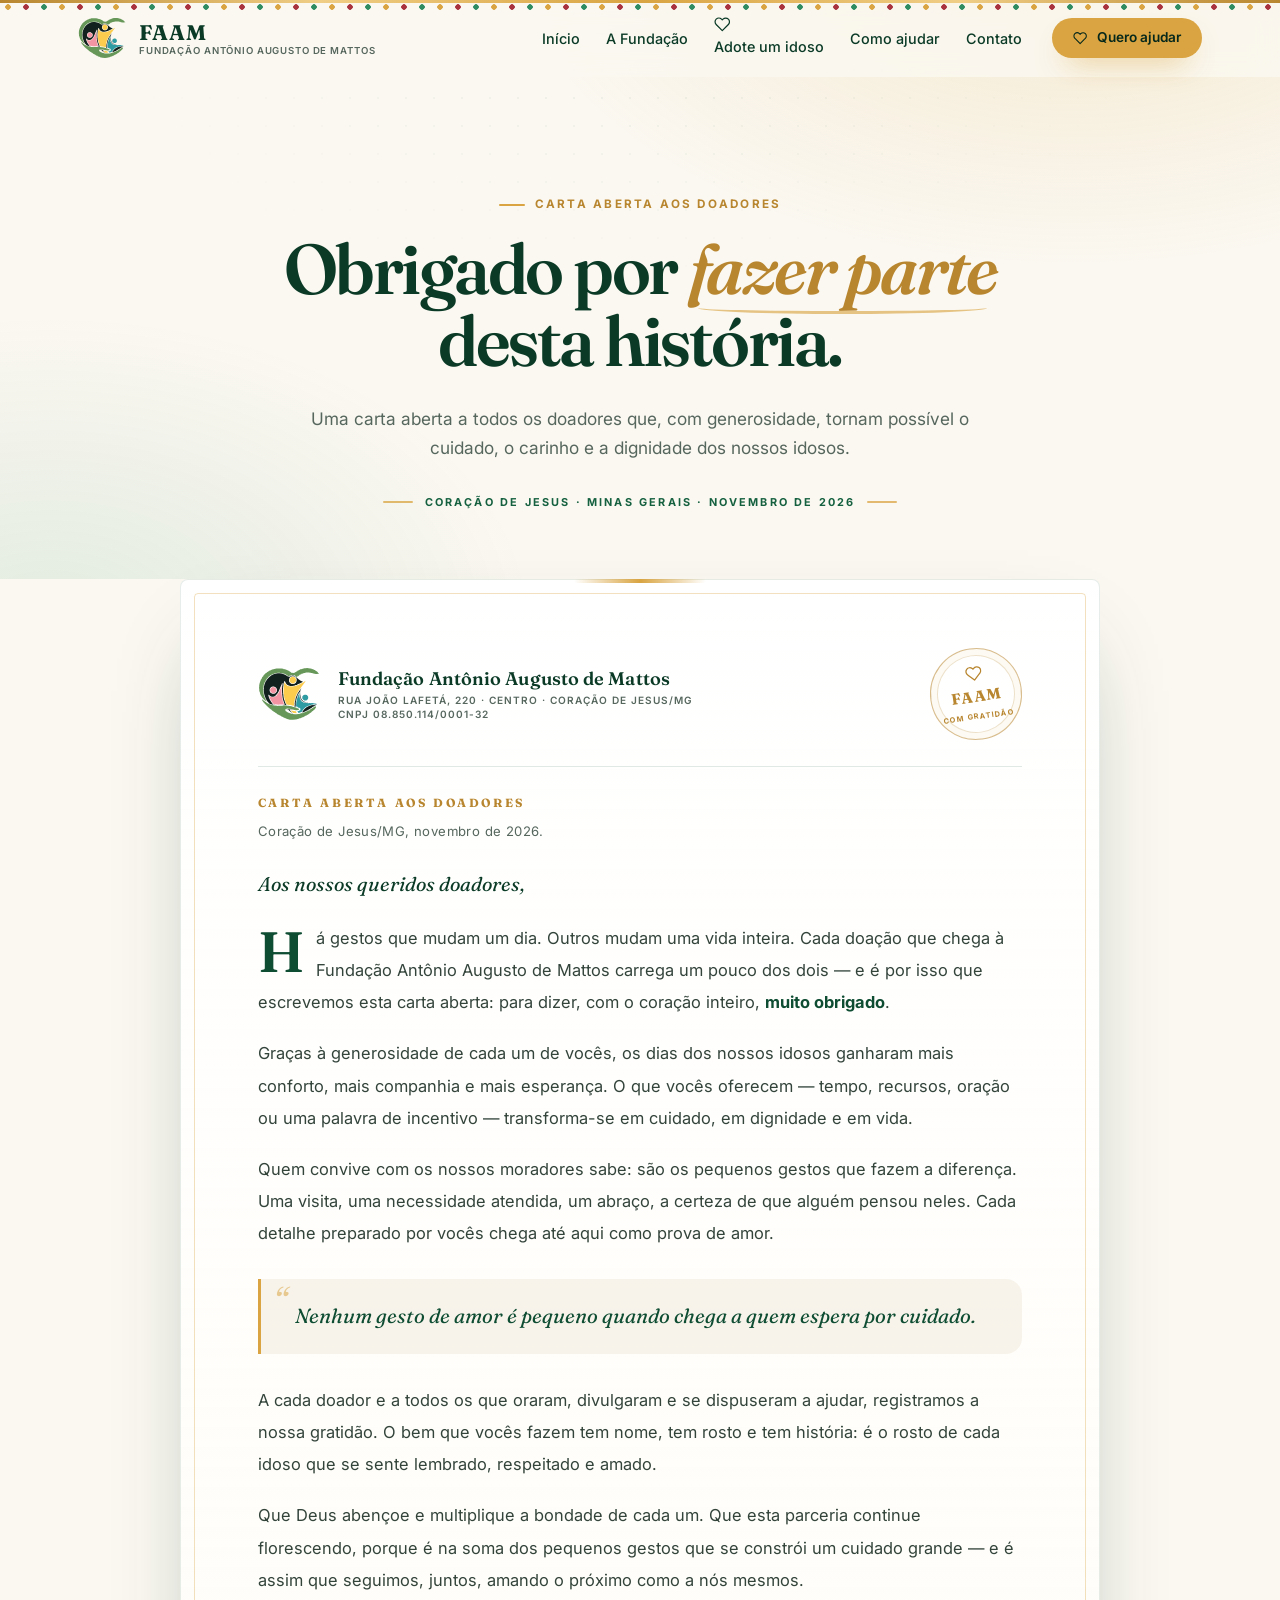
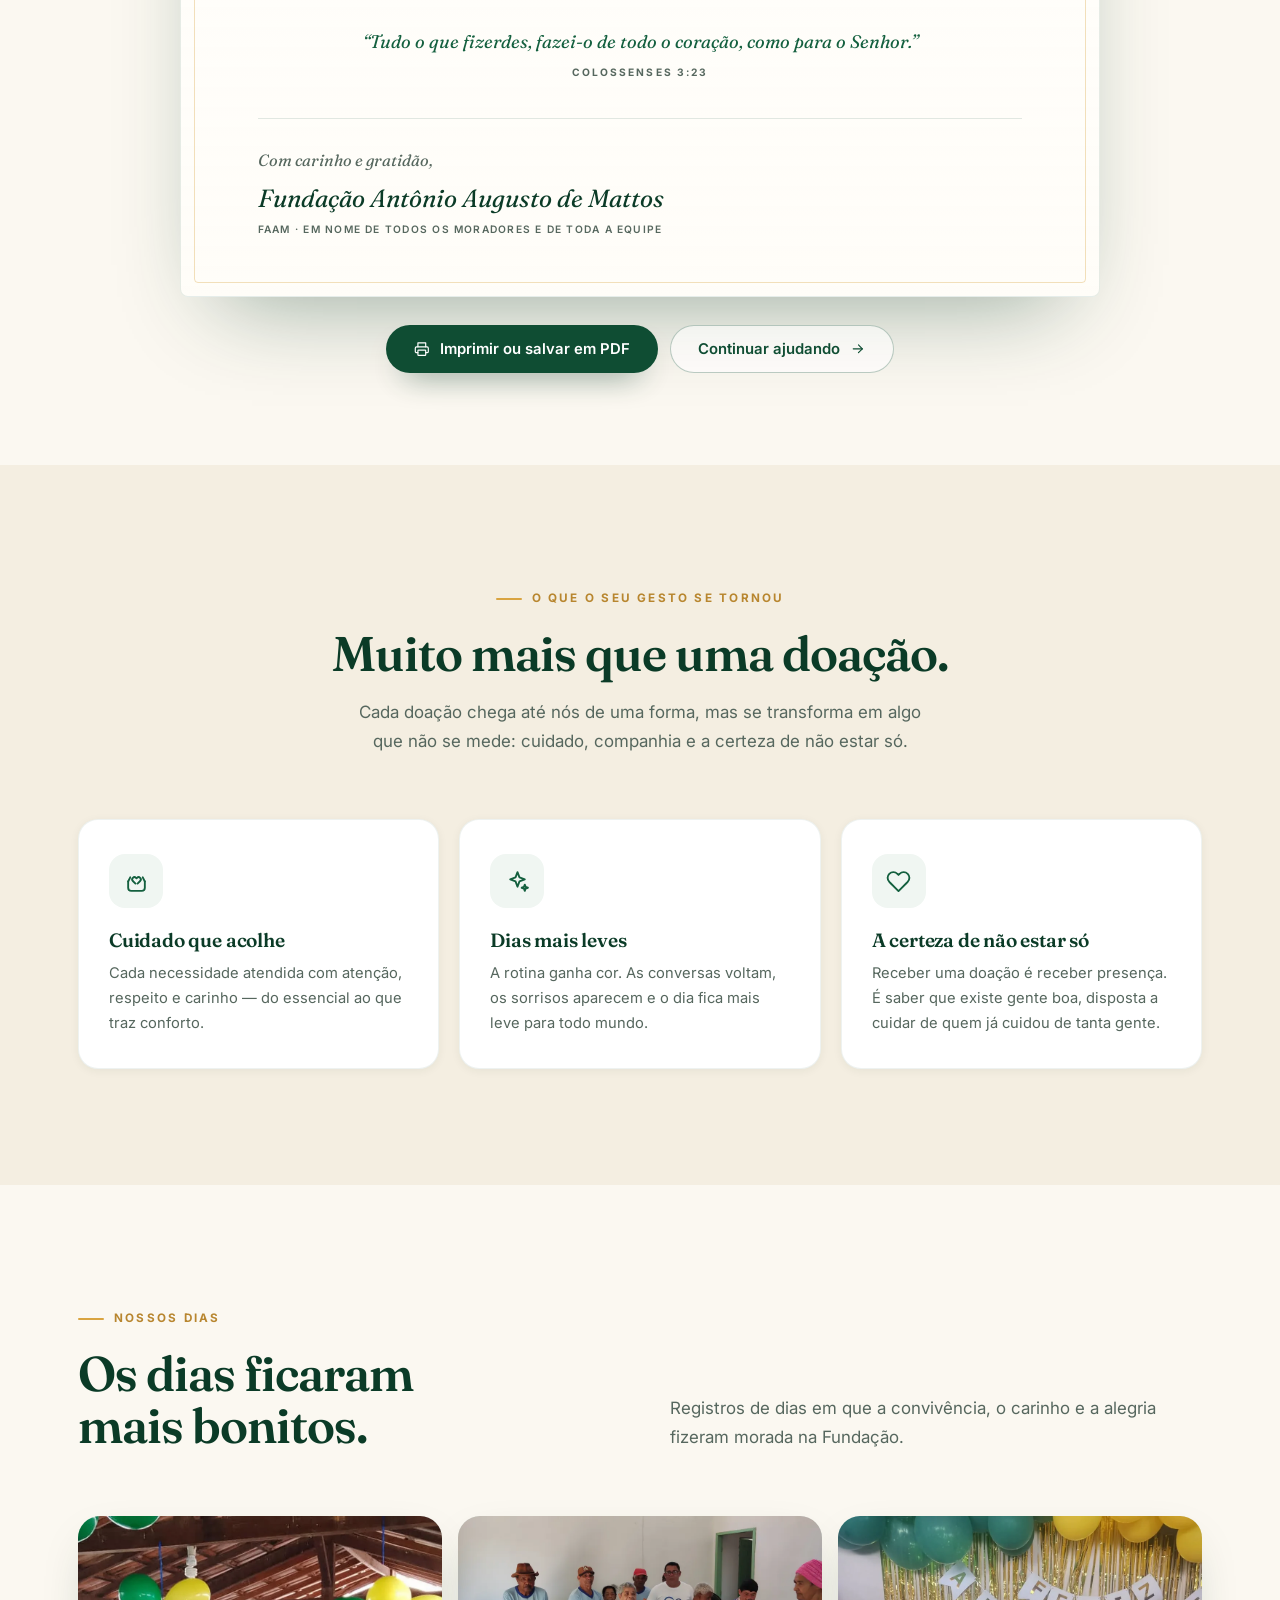
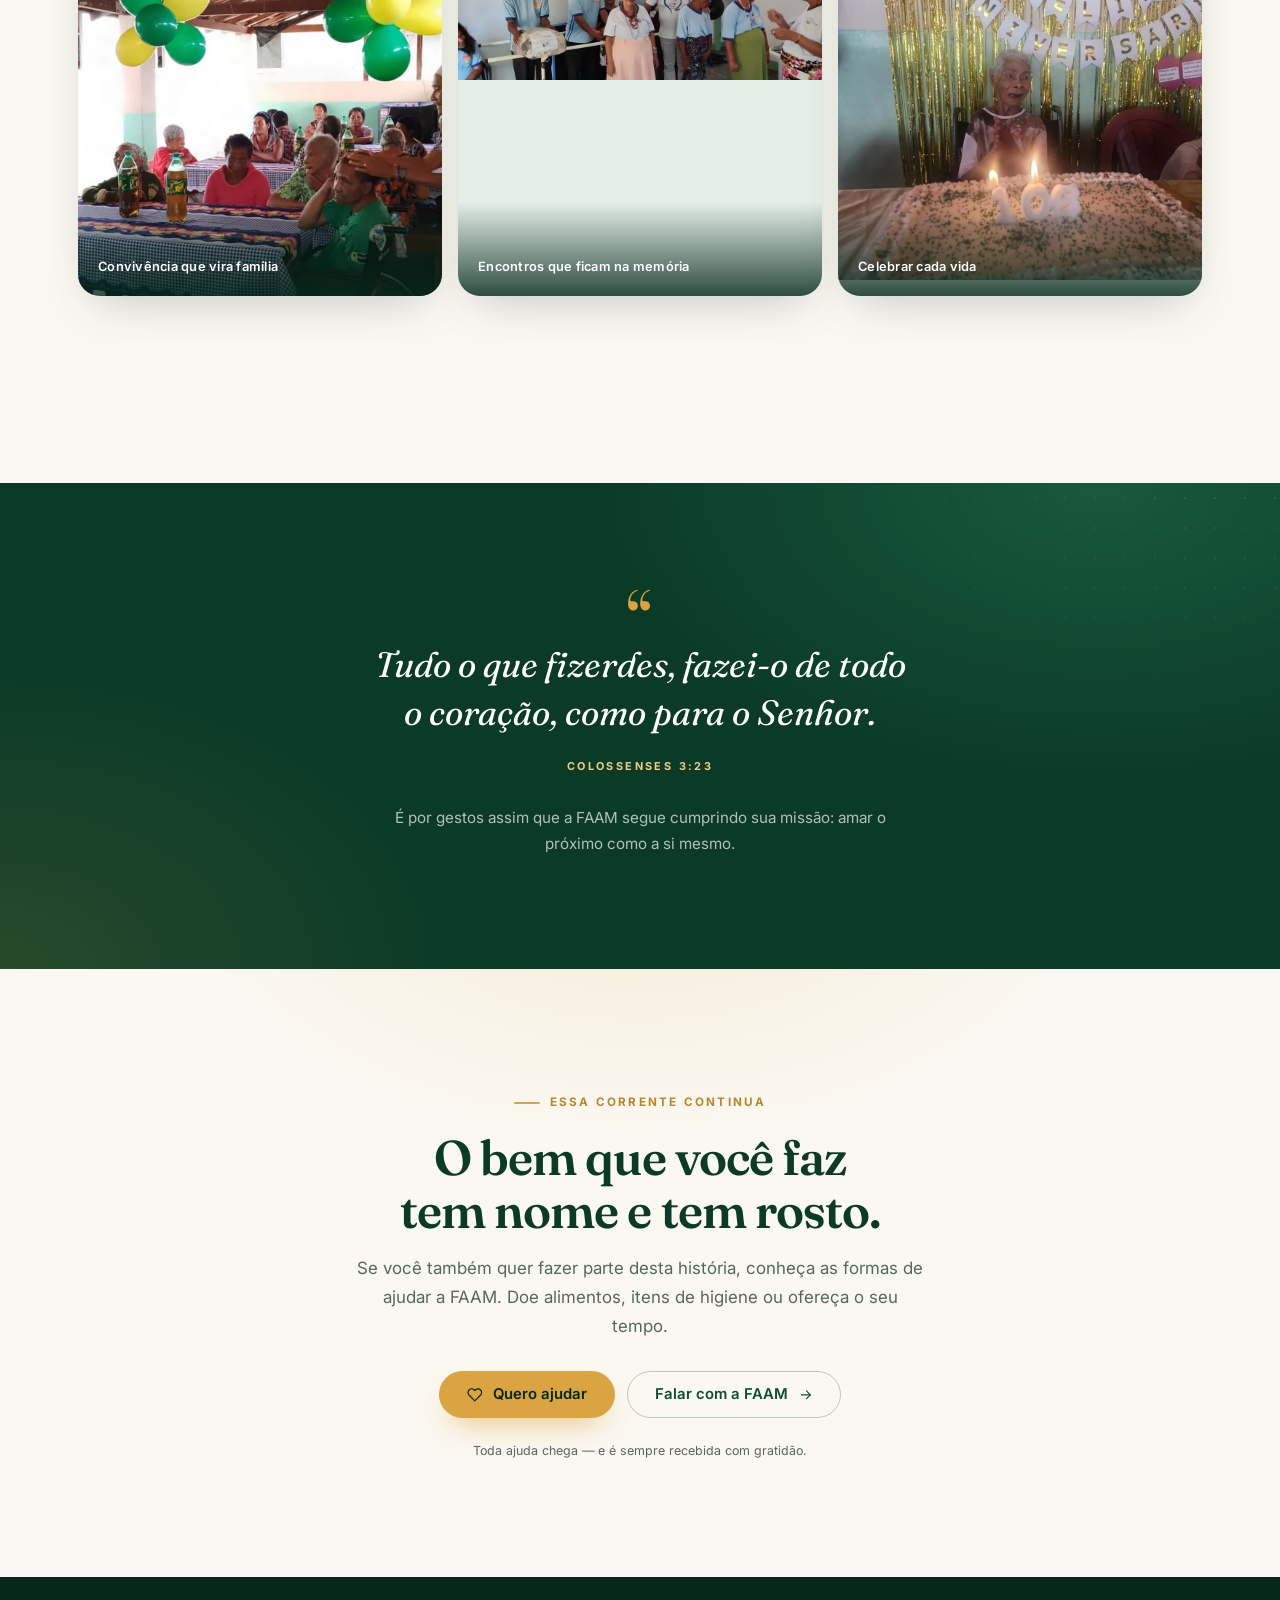
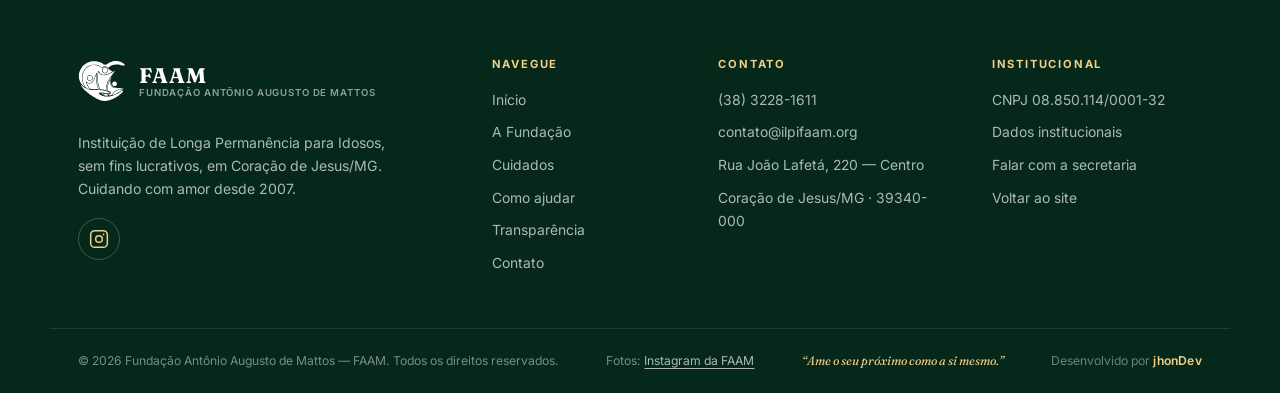
<file: carta.html>
<!DOCTYPE html>
<html lang="pt-BR">
<head>
  <meta charset="UTF-8">
  <meta name="viewport" content="width=device-width, initial-scale=1.0">

  <title>Carta aberta aos doadores | FAAM — Fundação Antônio Augusto de Mattos</title>
  <meta name="description" content="Carta aberta de agradecimento da Fundação Antônio Augusto de Mattos (FAAM) a todos os doadores que tornam possível o cuidado aos nossos idosos.">
  <meta name="author" content="Fundação Antônio Augusto de Mattos — FAAM">
  <meta name="theme-color" content="#0F4D33">
  <meta name="robots" content="index, follow">

  <!-- Open Graph / Redes sociais -->
  <meta property="og:type" content="article">
  <meta property="og:locale" content="pt_BR">
  <meta property="og:site_name" content="Fundação Antônio Augusto de Mattos — FAAM">
  <meta property="og:title" content="Carta aberta aos doadores — FAAM">
  <meta property="og:description" content="Obrigado por fazer parte desta história. Uma carta aberta de gratidão a todos os doadores da FAAM.">
  <meta property="og:image" content="images/og-image.jpg">
  <meta property="og:image:alt" content="Fundação Antônio Augusto de Mattos — FAAM">
  <meta name="twitter:card" content="summary_large_image">
  <meta name="twitter:title" content="Carta aberta aos doadores — FAAM">
  <meta name="twitter:description" content="Gratidão a cada doador que transforma cuidado em vida na FAAM.">
  <meta name="twitter:image" content="images/og-image.jpg">

  <link rel="icon" href="images/favicon.svg" type="image/svg+xml">
  <link rel="apple-touch-icon" href="images/apple-touch-icon.png" sizes="180x180">

  <link rel="preconnect" href="https://fonts.googleapis.com">
  <link rel="preconnect" href="https://fonts.gstatic.com" crossorigin>
  <link href="https://fonts.googleapis.com/css2?family=Fraunces:ital,opsz,wght@0,9..144,400;0,9..144,500;0,9..144,600;0,9..144,700;1,9..144,400;1,9..144,500&family=Inter:wght@400;500;600;700&display=swap" rel="stylesheet">

  <link rel="stylesheet" href="css/style.css">
  <link rel="stylesheet" href="css/carta.css">
</head>
<body class="tema-natal tema-natal--luzes">

  <div class="natal-particulas" aria-hidden="true">
    <span></span><span></span><span></span><span></span><span></span><span></span><span></span>
    <span></span><span></span><span></span><span></span><span></span><span></span><span></span>
  </div>

  <a class="skip-link" href="#conteudo">Pular para o conteúdo</a>

  <!-- Sprite de ícones -->
  <svg xmlns="http://www.w3.org/2000/svg" class="sprite" aria-hidden="true">
    <symbol id="i-heart" viewBox="0 0 24 24"><path d="M20.84 4.61a5.5 5.5 0 0 0-7.78 0L12 5.67l-1.06-1.06a5.5 5.5 0 0 0-7.78 7.78l1.06 1.06L12 21.23l7.78-7.78 1.06-1.06a5.5 5.5 0 0 0 0-7.78z"/></symbol>
    <symbol id="i-home" viewBox="0 0 24 24"><path d="M3 9.5 12 3l9 6.5V20a1 1 0 0 1-1 1h-5v-7H9v7H4a1 1 0 0 1-1-1z"/></symbol>
    <symbol id="i-leaf" viewBox="0 0 24 24"><path d="M11 20A7 7 0 0 1 4 13c0-5 4-9 16-9 0 12-4 16-9 16z"/><path d="M4 20c2-6 6-9 12-11"/></symbol>
    <symbol id="i-hands" viewBox="0 0 24 24"><path d="M11 14 8.5 11.5a2.1 2.1 0 0 1 3-3L12 9l.5-.5a2.1 2.1 0 0 1 3 3L13 14"/><path d="M4 12v6a3 3 0 0 0 3 3h10a3 3 0 0 0 3-3v-6"/><path d="M4 12l2-4"/><path d="M20 12l-2-4"/></symbol>
    <symbol id="i-pulse" viewBox="0 0 24 24"><path d="M3 12h4l2-6 4 12 2-6h6"/></symbol>
    <symbol id="i-meal" viewBox="0 0 24 24"><path d="M4 3v7a2 2 0 0 0 2 2h0a2 2 0 0 0 2-2V3"/><path d="M6 12v9"/><path d="M17 3c-2 2-2 5-2 7h4V3z"/><path d="M17 10v11"/></symbol>
    <symbol id="i-users" viewBox="0 0 24 24"><path d="M16 21v-2a4 4 0 0 0-4-4H6a4 4 0 0 0-4 4v2"/><circle cx="9" cy="7" r="4"/><path d="M22 21v-2a4 4 0 0 0-3-3.87"/><path d="M16 3.13a4 4 0 0 1 0 7.75"/></symbol>
    <symbol id="i-sparkle" viewBox="0 0 24 24"><path d="M12 3l1.9 5.1L19 10l-5.1 1.9L12 17l-1.9-5.1L5 10l5.1-1.9z"/><path d="M19 15l.8 2.2L22 18l-2.2.8L19 21l-.8-2.2L16 18l2.2-.8z"/></symbol>
    <symbol id="i-gift" viewBox="0 0 24 24"><rect x="3" y="8" width="18" height="4" rx="1"/><path d="M12 8v13"/><path d="M19 12v7a2 2 0 0 1-2 2H7a2 2 0 0 1-2-2v-7"/><path d="M7.5 8a2.5 2.5 0 0 1 0-5C11 3 12 8 12 8s1-5 4.5-5a2.5 2.5 0 0 1 0 5"/></symbol>
    <symbol id="i-phone" viewBox="0 0 24 24"><path d="M22 16.9v3a2 2 0 0 1-2.2 2 19.8 19.8 0 0 1-8.6-3.1 19.5 19.5 0 0 1-6-6A19.8 19.8 0 0 1 2.1 4.2 2 2 0 0 1 4.1 2h3a2 2 0 0 1 2 1.7c.1 1 .4 2 .7 2.9a2 2 0 0 1-.5 2.1L8.1 9.9a16 16 0 0 0 6 6l1.2-1.2a2 2 0 0 1 2.1-.5c.9.3 1.9.6 2.9.7a2 2 0 0 1 1.7 2z"/></symbol>
    <symbol id="i-mail" viewBox="0 0 24 24"><rect x="2" y="4" width="20" height="16" rx="2"/><path d="m22 7-10 6L2 7"/></symbol>
    <symbol id="i-pin" viewBox="0 0 24 24"><path d="M20 10c0 6-8 12-8 12S4 16 4 10a8 8 0 0 1 16 0z"/><circle cx="12" cy="10" r="3"/></symbol>
    <symbol id="i-instagram" viewBox="0 0 24 24"><rect x="2" y="2" width="20" height="20" rx="5"/><circle cx="12" cy="12" r="4"/><circle cx="17.5" cy="6.5" r="1" fill="currentColor" stroke="none"/></symbol>
    <symbol id="i-clock" viewBox="0 0 24 24"><circle cx="12" cy="12" r="9"/><path d="M12 7v5l3 2"/></symbol>
    <symbol id="i-shield" viewBox="0 0 24 24"><path d="M12 22s8-4 8-10V5l-8-3-8 3v7c0 6 8 10 8 10z"/><path d="m9 12 2 2 4-4"/></symbol>
    <symbol id="i-arrow-right" viewBox="0 0 24 24"><path d="M5 12h14"/><path d="m13 6 6 6-6 6"/></symbol>
    <symbol id="i-arrow-up" viewBox="0 0 24 24"><path d="M12 19V5"/><path d="m6 11 6-6 6 6"/></symbol>
    <symbol id="i-menu" viewBox="0 0 24 24"><path d="M3 6h18M3 12h18M3 18h18"/></symbol>
    <symbol id="i-close" viewBox="0 0 24 24"><path d="M18 6 6 18M6 6l12 12"/></symbol>
    <symbol id="i-chevron-left" viewBox="0 0 24 24"><path d="m15 18-6-6 6-6"/></symbol>
    <symbol id="i-chevron-right" viewBox="0 0 24 24"><path d="m9 18 6-6-6-6"/></symbol>
    <symbol id="i-check" viewBox="0 0 24 24"><path d="M20 6 9 17l-5-5"/></symbol>
    <symbol id="i-print" viewBox="0 0 24 24"><path d="M6 9V3h12v6"/><path d="M6 18H4a2 2 0 0 1-2-2v-5a2 2 0 0 1 2-2h16a2 2 0 0 1 2 2v5a2 2 0 0 1-2 2h-2"/><rect x="6" y="14" width="12" height="8" rx="1"/></symbol>
  </svg>

  <!-- Cabeçalho -->
  <header class="header" id="header">
    <div class="container header__inner">
      <a href="index.html" class="brand" aria-label="FAAM — página inicial">
        <img src="images/logo-emblema.svg" alt="Símbolo da FAAM — coração com figuras" class="brand__mark" width="48" height="48">
        <span class="brand__text">
          <strong>FAAM</strong>
          <small>Fundação Antônio Augusto de Mattos</small>
        </span>
      </a>

      <nav class="nav" id="nav" aria-label="Navegação principal">
        <ul class="nav__list">
          <li><a href="index.html" class="nav__link">Início</a></li>
          <li><a href="index.html#sobre" class="nav__link">A Fundação</a></li>
          <li><a href="index.html#natal" class="nav__link nav__link--campanha"><svg class="icon" aria-hidden="true"><use href="#i-heart"></use></svg>Adote um idoso</a></li>
          <!-- galeria desativada: <li><a href="index.html#galeria" class="nav__link">Galeria</a></li> -->
          <li><a href="index.html#como-ajudar" class="nav__link">Como ajudar</a></li>
          <li><a href="index.html#contato" class="nav__link">Contato</a></li>
        </ul>
        <a href="index.html#como-ajudar" class="btn btn--gold nav__cta">
          <svg class="icon" aria-hidden="true"><use href="#i-heart"></use></svg>
          Quero ajudar
        </a>
      </nav>

      <button class="nav-toggle" id="navToggle" aria-expanded="false" aria-controls="nav" aria-label="Abrir menu">
        <svg class="icon icon--open" aria-hidden="true"><use href="#i-menu"></use></svg>
        <svg class="icon icon--close" aria-hidden="true"><use href="#i-close"></use></svg>
      </button>
    </div>
  </header>

  <main id="conteudo">

    <!-- Abertura da carta -->
    <section class="carta-hero">
      <div class="carta-hero__deco" aria-hidden="true"></div>

      <div class="container">
        <div class="carta-hero__inner">
          <p class="kicker reveal">Carta aberta aos doadores</p>
          <h1 class="carta-hero__title reveal" style="--d:.05s">
            Obrigado por <em>fazer parte</em><br>
            desta história.
          </h1>
          <p class="carta-hero__lead reveal" style="--d:.1s">
            Uma carta aberta a todos os doadores que, com generosidade, tornam
            possível o cuidado, o carinho e a dignidade dos nossos idosos.
          </p>
          <p class="carta-hero__meta reveal" style="--d:.15s">
            Coração de Jesus · Minas Gerais · Novembro de 2026
          </p>
        </div>
      </div>
    </section>

    <!-- A carta -->
    <section class="carta-secao" aria-labelledby="carta-titulo">
      <div class="container">
        <div class="carta-secao__inner">

          <article class="carta-papel reveal">
            <header class="carta-papel__cabecalho">
              <img src="images/logo-emblema.svg" alt="" class="carta-papel__logo" width="62" height="62" loading="lazy">
              <div class="carta-papel__marca">
                <strong>Fundação Antônio Augusto de Mattos</strong>
                <span>Rua João Lafetá, 220 · Centro · Coração de Jesus/MG</span>
                <span>CNPJ 08.850.114/0001-32</span>
              </div>
              <div class="carta-papel__selo" aria-hidden="true">
                <svg class="icon"><use href="#i-heart"></use></svg>
                <strong>FAAM</strong>
                <span>com gratidão</span>
              </div>
            </header>

            <h2 class="carta-papel__titulo" id="carta-titulo">Carta aberta aos doadores</h2>
            <p class="carta-papel__data">Coração de Jesus/MG, novembro de 2026.</p>

            <p class="carta-papel__saudacao">
              Aos nossos queridos doadores,
            </p>

            <div class="carta-papel__corpo">
              <p>
                Há gestos que mudam um dia. Outros mudam uma vida inteira. Cada
                doação que chega à Fundação Antônio Augusto de Mattos carrega um
                pouco dos dois — e é por isso que escrevemos esta carta aberta:
                para dizer, com o coração inteiro, <strong>muito obrigado</strong>.
              </p>

              <p>
                Graças à generosidade de cada um de vocês, os dias dos nossos
                idosos ganharam mais conforto, mais companhia e mais esperança. O
                que vocês oferecem — tempo, recursos, oração ou uma palavra de
                incentivo — transforma-se em cuidado, em dignidade e em vida.
              </p>

              <p>
                Quem convive com os nossos moradores sabe: são os pequenos gestos
                que fazem a diferença. Uma visita, uma necessidade atendida, um
                abraço, a certeza de que alguém pensou neles. Cada detalhe
                preparado por vocês chega até aqui como prova de amor.
              </p>

              <blockquote class="carta-destaque">
                Nenhum gesto de amor é pequeno quando chega a quem espera por
                cuidado.
              </blockquote>

              <p>
                A cada doador e a todos os que oraram, divulgaram e se dispuseram
                a ajudar, registramos a nossa gratidão. O bem que vocês fazem tem
                nome, tem rosto e tem história: é o rosto de cada idoso que se
                sente lembrado, respeitado e amado.
              </p>

              <p>
                Que Deus abençoe e multiplique a bondade de cada um. Que esta
                parceria continue florescendo, porque é na soma dos pequenos
                gestos que se constrói um cuidado grande — e é assim que seguimos,
                juntos, amando o próximo como a nós mesmos.
              </p>
            </div>

            <blockquote class="carta-papel__versiculo">
              <p>“Tudo o que fizerdes, fazei-o de todo o coração, como para o Senhor.”</p>
              <cite>Colossenses 3:23</cite>
            </blockquote>

            <footer class="carta-assinatura">
              <p>Com carinho e gratidão,</p>
              <p class="carta-assinatura__nome">Fundação Antônio Augusto de Mattos</p>
              <p class="carta-assinatura__cargo">
                FAAM · Em nome de todos os moradores e de toda a equipe
              </p>
            </footer>
          </article>

          <div class="carta-acoes">
            <button type="button" class="btn btn--green" data-imprimir>
              <svg class="icon" aria-hidden="true"><use href="#i-print"></use></svg>
              Imprimir ou salvar em PDF
            </button>
            <a href="index.html#como-ajudar" class="btn btn--outline">
              Continuar ajudando
              <svg class="icon" aria-hidden="true"><use href="#i-arrow-right"></use></svg>
            </a>
          </div>

        </div>
      </div>
    </section>

    <!-- O que o gesto se tornou -->
    <section class="section section--creme carta-valores" aria-labelledby="valores-titulo">
      <div class="container">
        <div class="section__head section__head--center">
          <p class="kicker reveal">O que o seu gesto se tornou</p>
          <h2 class="reveal" id="valores-titulo">Muito mais que uma doação.</h2>
          <p class="lead reveal">
            Cada doação chega até nós de uma forma, mas se transforma em algo
            que não se mede: cuidado, companhia e a certeza de não estar só.
          </p>
        </div>

        <div class="carta-valores__grid">
          <article class="carta-valor reveal">
            <span class="carta-valor__icone">
              <svg class="icon" aria-hidden="true"><use href="#i-hands"></use></svg>
            </span>
            <h3>Cuidado que acolhe</h3>
            <p>
              Cada necessidade atendida com atenção, respeito e carinho — do
              essencial ao que traz conforto.
            </p>
          </article>

          <article class="carta-valor reveal" style="--d:.08s">
            <span class="carta-valor__icone">
              <svg class="icon" aria-hidden="true"><use href="#i-sparkle"></use></svg>
            </span>
            <h3>Dias mais leves</h3>
            <p>
              A rotina ganha cor. As conversas voltam, os sorrisos aparecem e o
              dia fica mais leve para todo mundo.
            </p>
          </article>

          <article class="carta-valor reveal" style="--d:.16s">
            <span class="carta-valor__icone">
              <svg class="icon" aria-hidden="true"><use href="#i-heart"></use></svg>
            </span>
            <h3>A certeza de não estar só</h3>
            <p>
              Receber uma doação é receber presença. É saber que existe gente
              boa, disposta a cuidar de quem já cuidou de tanta gente.
            </p>
          </article>
        </div>
      </div>
    </section>

    <!-- Momentos -->
    <section class="section carta-momentos" aria-labelledby="momentos-titulo">
      <div class="container">
        <div class="section__head">
          <div>
            <p class="kicker reveal">Nossos dias</p>
            <h2 class="reveal" id="momentos-titulo">Os dias ficaram<br>mais bonitos.</h2>
          </div>
          <p class="lead reveal">
            Registros de dias em que a convivência, o carinho e a alegria fizeram
            morada na Fundação.
          </p>
        </div>

        <div class="carta-momentos__grid">
          <figure class="carta-momento reveal">
            <picture>
              <source srcset="images/galeria/05-convivencia.webp" type="image/webp">
              <img src="images/galeria/05-convivencia.jpg" alt="Moradores e equipe reunidos em um momento de convivência na FAAM" loading="lazy">
            </picture>
            <figcaption>Convivência que vira família</figcaption>
          </figure>

          <figure class="carta-momento reveal" style="--d:.08s">
            <picture>
              <source srcset="images/galeria/07-encontro-com-os-moradores.webp" type="image/webp">
              <img src="images/galeria/07-encontro-com-os-moradores.jpg" alt="Encontro com os moradores da Fundação Antônio Augusto de Mattos" loading="lazy">
            </picture>
            <figcaption>Encontros que ficam na memória</figcaption>
          </figure>

          <figure class="carta-momento reveal" style="--d:.16s">
            <picture>
              <source srcset="images/galeria/01-aniversariantes-setembro.webp" type="image/webp">
              <img src="images/galeria/01-aniversariantes-setembro.jpg" alt="Celebração dos aniversariantes do mês na FAAM" loading="lazy">
            </picture>
            <figcaption>Celebrar cada vida</figcaption>
          </figure>
        </div>

        <p class="carta-momentos__fonte reveal">
          Fotos: <a href="https://www.instagram.com/fundacaoantoniodemattosfaam/" target="_blank" rel="noopener">Instagram oficial da FAAM</a>
        </p>
      </div>
    </section>

    <!-- Versículo -->
    <section class="carta-versiculo" aria-label="Palavra de gratidão">
      <div class="carta-versiculo__inner container">
        <span class="carta-versiculo__marca" aria-hidden="true">“</span>
        <blockquote>
          <p>Tudo o que fizerdes, fazei-o de todo o coração, como para o Senhor.</p>
          <cite>Colossenses 3:23</cite>
        </blockquote>
        <p class="carta-versiculo__nota">
          É por gestos assim que a FAAM segue cumprindo sua missão:
          amar o próximo como a si mesmo.
        </p>
      </div>
    </section>

    <!-- Convite -->
    <section class="section carta-cta" aria-labelledby="cta-titulo">
      <div class="container">
        <div class="carta-cta__inner">
          <p class="kicker reveal">Essa corrente continua</p>
          <h2 class="reveal" id="cta-titulo">O bem que você faz<br>tem nome e tem rosto.</h2>
          <p class="lead reveal">
            Se você também quer fazer parte desta história, conheça as formas de
            ajudar a FAAM. Doe alimentos, itens de higiene ou ofereça o seu tempo.
          </p>
          <div class="carta-cta__acoes reveal">
            <a href="index.html#como-ajudar" class="btn btn--gold">
              <svg class="icon" aria-hidden="true"><use href="#i-heart"></use></svg>
              Quero ajudar
            </a>
            <a href="index.html#contato" class="btn btn--outline">
              Falar com a FAAM
              <svg class="icon" aria-hidden="true"><use href="#i-arrow-right"></use></svg>
            </a>
          </div>
          <p class="carta-cta__nota reveal">
            Toda ajuda chega — e é sempre recebida com gratidão.
          </p>
        </div>
      </div>
    </section>

  </main>

  <!-- Rodapé -->
  <footer class="footer">
    <div class="container footer__inner">
      <div class="footer__brand">
        <a href="index.html" class="brand brand--footer" aria-label="FAAM — página inicial">
          <img src="images/logo-emblema-branco.svg" alt="" class="brand__mark" width="48" height="48" loading="lazy">
          <span class="brand__text">
            <strong>FAAM</strong>
            <small>Fundação Antônio Augusto de Mattos</small>
          </span>
        </a>
        <p>
          Instituição de Longa Permanência para Idosos, sem fins lucrativos,
          em Coração de Jesus/MG. Cuidando com amor desde 2007.
        </p>
        <a href="https://www.instagram.com/fundacaoantoniodemattosfaam/" target="_blank" rel="noopener" class="footer__social" aria-label="Instagram da FAAM">
          <svg class="icon" aria-hidden="true"><use href="#i-instagram"></use></svg>
        </a>
      </div>

      <nav class="footer__col" aria-label="Links do rodapé">
        <h3>Navegue</h3>
        <ul>
          <li><a href="index.html">Início</a></li>
          <li><a href="index.html#sobre">A Fundação</a></li>
          <li><a href="index.html#cuidados">Cuidados</a></li>
          <!-- galeria desativada: <li><a href="index.html#galeria">Galeria</a></li> -->
          <li><a href="index.html#como-ajudar">Como ajudar</a></li>
          <li><a href="index.html#transparencia">Transparência</a></li>
          <li><a href="index.html#contato">Contato</a></li>
        </ul>
      </nav>

      <div class="footer__col">
        <h3>Contato</h3>
        <ul>
          <li><a href="tel:+553832281611">(38) 3228-1611</a></li>
          <li><a href="mailto:contato@ilpifaam.org">contato@ilpifaam.org</a></li>
          <li>Rua João Lafetá, 220 — Centro</li>
          <li>Coração de Jesus/MG · 39340-000</li>
        </ul>
      </div>

      <div class="footer__col">
        <h3>Institucional</h3>
        <ul>
          <li>CNPJ 08.850.114/0001-32</li>
          <li><a href="index.html#transparencia">Dados institucionais</a></li>
          <li><a href="index.html#contato">Falar com a secretaria</a></li>
          <li><a href="index.html">Voltar ao site</a></li>
        </ul>
      </div>
    </div>

    <div class="container footer__bottom">
      <p>© <span id="anoAtual">2026</span> Fundação Antônio Augusto de Mattos — FAAM. Todos os direitos reservados.</p>
      <p class="footer__credit">
        Fotos:
        <a href="https://www.instagram.com/fundacaoantoniodemattosfaam/" target="_blank" rel="noopener">Instagram da FAAM</a>
      </p>
      <p class="footer__motto">“Ame o seu próximo como a si mesmo.”</p>
      <p class="footer__dev">Desenvolvido por <strong>jhonDev</strong></p>
    </div>
  </footer>

  <!-- Botão voltar ao topo -->
  <button class="to-top" id="toTop" aria-label="Voltar ao topo">
    <svg class="icon" aria-hidden="true"><use href="#i-arrow-up"></use></svg>
  </button>

  <!-- Lightbox (mantido para compatibilidade com o JS principal) -->
  <div class="lightbox" id="lightbox" role="dialog" aria-modal="true" aria-label="Galeria de fotos" hidden>
    <button class="lightbox__close" id="lbClose" aria-label="Fechar galeria">
      <svg class="icon" aria-hidden="true"><use href="#i-close"></use></svg>
    </button>
    <button class="lightbox__nav lightbox__nav--prev" id="lbPrev" aria-label="Foto anterior">
      <svg class="icon" aria-hidden="true"><use href="#i-chevron-left"></use></svg>
    </button>
    <figure class="lightbox__figure">
      <img alt="" id="lbImg">
      <figcaption id="lbCaption">1 / 1</figcaption>
    </figure>
    <button class="lightbox__nav lightbox__nav--next" id="lbNext" aria-label="Próxima foto">
      <svg class="icon" aria-hidden="true"><use href="#i-chevron-right"></use></svg>
    </button>
  </div>

  <script src="js/main.js"></script>
  <script>
    document.querySelectorAll("[data-imprimir]").forEach(function (botao) {
      botao.addEventListener("click", function () {
        window.print();
      });
    });
  </script>
</body>
</html>
</file>
<file: css/style.css>
/* ==========================================================================
   FAAM — Fundação Antônio Augusto de Mattos
   Site institucional · folha de estilos principal
   ========================================================================== */

/* ---------- Reset ---------- */
*, *::before, *::after { box-sizing: border-box; }
* { margin: 0; padding: 0; }

:root {
  --verde-950: #06281B;
  --verde-900: #0B3B27;
  --verde-800: #0F4D33;
  --verde-700: #14603F;
  --verde-600: #1C7550;
  --verde-500: #2E8B62;
  --verde-100: #E4EFE8;
  --verde-50: #F0F6F2;

  --dourado: #D9A441;
  --dourado-escuro: #B8862F;
  --dourado-claro: #F0CE86;

  --creme: #FBF8F1;
  --creme-2: #F4EEE1;
  --branco: #FFFFFF;

  --texto: #1E2E27;
  --texto-suave: #56675E;
  --texto-claro: #EAF2ED;

  --borda: rgba(15, 77, 51, 0.12);
  --borda-clara: rgba(255, 255, 255, 0.16);

  --sombra-sm: 0 2px 10px rgba(11, 59, 39, 0.06);
  --sombra: 0 18px 50px -18px rgba(11, 59, 39, 0.28);
  --sombra-lg: 0 40px 90px -40px rgba(11, 59, 39, 0.45);

  --raio: 20px;
  --raio-lg: 28px;

  --fonte-titulo: "Fraunces", Georgia, "Times New Roman", serif;
  --fonte-texto: "Inter", -apple-system, BlinkMacSystemFont, "Segoe UI", sans-serif;

  --transicao: 0.3s cubic-bezier(0.22, 0.61, 0.36, 1);
  --container: 1180px;
  --natal-vermelho: #A8323E;
  --natal-vermelho-escuro: #812632;
}

html {
  scroll-behavior: smooth;
  scroll-padding-top: 100px;
  -webkit-text-size-adjust: 100%;
}

body {
  font-family: var(--fonte-texto);
  font-size: 16.5px;
  line-height: 1.7;
  color: var(--texto);
  background: var(--creme);
  overflow-x: hidden;
  -webkit-font-smoothing: antialiased;
}

body.nav-aberto { overflow: hidden; }

img, svg, picture, iframe { display: block; max-width: 100%; }
img { height: auto; }
a { color: inherit; text-decoration: none; }
ul, ol { list-style: none; }
button { font: inherit; color: inherit; background: none; border: 0; cursor: pointer; }
input, select, textarea { font: inherit; color: inherit; }
::selection { background: var(--dourado); color: var(--verde-950); }

:focus-visible {
  outline: 3px solid var(--dourado);
  outline-offset: 3px;
  border-radius: 4px;
}

.sprite { position: absolute; width: 0; height: 0; overflow: hidden; }

.icon {
  width: 1.15em;
  height: 1.15em;
  flex-shrink: 0;
  fill: none;
  stroke: currentColor;
  stroke-width: 1.8;
  stroke-linecap: round;
  stroke-linejoin: round;
}

.skip-link {
  position: fixed;
  top: 12px;
  left: 12px;
  z-index: 1000;
  padding: 12px 20px;
  border-radius: 999px;
  background: var(--verde-800);
  color: var(--branco);
  font-weight: 600;
  transform: translateY(-150%);
  transition: transform var(--transicao);
}
.skip-link:focus { transform: none; }

.container {
  width: 100%;
  max-width: var(--container);
  margin-inline: auto;
  padding-inline: 28px;
}

/* ---------- Tipografia ---------- */
h1, h2, h3, h4 {
  font-family: var(--fonte-titulo);
  font-weight: 600;
  line-height: 1.08;
  letter-spacing: -0.02em;
  color: var(--verde-900);
  text-wrap: balance;
}

h2 { font-size: clamp(2rem, 3.8vw, 3.15rem); }
h3 { font-size: 1.22rem; line-height: 1.25; letter-spacing: -0.01em; }

.lead {
  font-size: 1.06rem;
  color: var(--texto-suave);
  max-width: 52ch;
}
.lead--light { color: rgba(234, 242, 237, 0.82); }

.kicker {
  display: inline-flex;
  align-items: center;
  gap: 10px;
  margin-bottom: 18px;
  font-size: 0.73rem;
  font-weight: 700;
  letter-spacing: 0.19em;
  text-transform: uppercase;
  color: var(--dourado-escuro);
}
.kicker::before {
  content: "";
  width: 26px;
  height: 2px;
  background: var(--dourado);
  border-radius: 2px;
}
.kicker--light { color: var(--dourado-claro); }

/* ---------- Botões ---------- */
.btn {
  display: inline-flex;
  align-items: center;
  justify-content: center;
  gap: 10px;
  padding: 15px 27px;
  border-radius: 999px;
  font-size: 0.93rem;
  font-weight: 600;
  line-height: 1;
  white-space: nowrap;
  border: 1.5px solid transparent;
  transition: transform var(--transicao), background var(--transicao),
              color var(--transicao), border-color var(--transicao),
              box-shadow var(--transicao);
}
.btn .icon { width: 1.05em; height: 1.05em; }
.btn:hover { transform: translateY(-2px); }
.btn:active { transform: translateY(0); }

.btn--gold {
  background: var(--dourado);
  color: var(--verde-950);
  box-shadow: 0 14px 30px -14px rgba(217, 164, 65, 0.9);
}
.btn--gold:hover { background: var(--dourado-claro); }

.btn--green {
  background: var(--verde-800);
  color: var(--branco);
  box-shadow: 0 16px 32px -18px rgba(11, 59, 39, 0.85);
}
.btn--green:hover { background: var(--verde-700); }

.btn--outline {
  border-color: rgba(15, 77, 51, 0.28);
  color: var(--verde-800);
}
.btn--outline:hover {
  border-color: var(--verde-800);
  background: rgba(15, 77, 51, 0.05);
}

.btn--ghost {
  border-color: rgba(255, 255, 255, 0.45);
  color: var(--branco);
}
.btn--ghost:hover {
  background: rgba(255, 255, 255, 0.12);
  border-color: rgba(255, 255, 255, 0.8);
}

.btn--ghost-light {
  border-color: rgba(255, 255, 255, 0.4);
  color: var(--branco);
}
.btn--ghost-light:hover { background: rgba(255, 255, 255, 0.1); }

.link-arrow {
  display: inline-flex;
  align-items: center;
  gap: 7px;
  margin-top: auto;
  padding-top: 18px;
  font-size: 0.9rem;
  font-weight: 600;
  color: var(--verde-700);
}
.link-arrow .icon {
  width: 1em;
  height: 1em;
  transition: transform var(--transicao);
}
.link-arrow:hover .icon { transform: translateX(4px); }

/* ==========================================================================
   Cabeçalho
   ========================================================================== */
.header {
  position: fixed;
  inset: 0 0 auto 0;
  z-index: 100;
  padding-block: 14px;
  background: rgba(251, 248, 241, 0.82);
  -webkit-backdrop-filter: blur(14px);
  backdrop-filter: blur(14px);
  border-bottom: 1px solid transparent;
  transition: background var(--transicao), box-shadow var(--transicao),
              border-color var(--transicao), padding var(--transicao);
}
body.tema-natal .header::before {
  content: "";
  position: absolute;
  inset: 0 0 auto;
  height: 4px;
  background: repeating-linear-gradient(90deg, var(--natal-vermelho) 0 42px, var(--dourado) 42px 84px, var(--verde-900) 84px 126px);
}
body.tema-natal--luzes .header::before {
  height: 3px;
  background: linear-gradient(90deg, #B8862F, #F0CE86, #D9A441, #F0CE86, #B8862F);
}
body.tema-natal--luzes .header::after {
  content: "";
  position: absolute;
  inset: 3px 0 auto;
  height: 10px;
  background-image:
    radial-gradient(circle at 8px 4px, #D9A441 0 2.5px, transparent 3px),
    radial-gradient(circle at 26px 4px, #A8323E 0 2.5px, transparent 3px),
    radial-gradient(circle at 44px 4px, #2E8B62 0 2.5px, transparent 3px);
  background-size: 54px 9px;
  background-repeat: repeat-x;
  pointer-events: none;
}
.header.is-scrolled {
  padding-block: 9px;
  background: rgba(251, 248, 241, 0.96);
  border-color: var(--borda);
  box-shadow: 0 10px 30px -22px rgba(11, 59, 39, 0.5);
}

.header__inner {
  display: flex;
  align-items: center;
  justify-content: space-between;
  gap: 24px;
}

.brand {
  display: inline-flex;
  align-items: center;
  gap: 13px;
  min-width: 0;
}
.brand__mark {
  width: 48px;
  height: 48px;
  flex-shrink: 0;
  transition: transform var(--transicao);
}
.brand:hover .brand__mark { transform: rotate(-4deg) scale(1.04); }

.brand__text { display: flex; flex-direction: column; line-height: 1.15; min-width: 0; }
.brand__text strong {
  font-family: var(--fonte-titulo);
  font-size: 1.32rem;
  font-weight: 700;
  letter-spacing: 0.04em;
  color: var(--verde-900);
}
.brand__text small {
  font-size: 0.6rem;
  font-weight: 600;
  letter-spacing: 0.09em;
  text-transform: uppercase;
  color: var(--texto-suave);
  white-space: nowrap;
  overflow: hidden;
  text-overflow: ellipsis;
}

.nav { display: flex; align-items: center; gap: 30px; }
.nav__list { display: flex; align-items: center; gap: 26px; }

.nav__link {
  position: relative;
  font-size: 0.9rem;
  font-weight: 500;
  color: var(--verde-900);
  padding-block: 6px;
  white-space: nowrap;
  transition: color var(--transicao);
}
.nav__link::after {
  content: "";
  position: absolute;
  left: 0;
  bottom: 0;
  width: 100%;
  height: 2px;
  border-radius: 2px;
  background: var(--dourado);
  transform: scaleX(0);
  transform-origin: left;
  transition: transform var(--transicao);
}
.nav__link:hover::after,
.nav__link.ativo::after { transform: scaleX(1); }
.nav__link:hover { color: var(--verde-700); }

.nav__cta { padding: 12px 20px; font-size: 0.85rem; }

.nav-toggle {
  display: none;
  width: 46px;
  height: 46px;
  border-radius: 50%;
  align-items: center;
  justify-content: center;
  color: var(--verde-900);
  border: 1px solid var(--borda);
  background: rgba(255, 255, 255, 0.5);
}
.nav-toggle .icon { width: 22px; height: 22px; }
.nav-toggle .icon--close { display: none; }
.nav-toggle[aria-expanded="true"] .icon--open { display: none; }
.nav-toggle[aria-expanded="true"] .icon--close { display: block; }

/* ==========================================================================
   Hero
   ========================================================================== */
.hero {
  position: relative;
  padding-top: 148px;
  padding-bottom: 110px;
  overflow: hidden;
  background:
    radial-gradient(1000px 600px at 88% -10%, rgba(217, 164, 65, 0.16), transparent 60%),
    radial-gradient(800px 500px at -10% 110%, rgba(46, 139, 98, 0.1), transparent 60%),
    var(--creme);
}
body.tema-natal .hero {
  background:
    radial-gradient(800px 500px at 88% -10%, rgba(168, 50, 62, 0.12), transparent 60%),
    radial-gradient(800px 500px at -10% 110%, rgba(46, 139, 98, 0.12), transparent 60%),
    var(--creme);
}

.hero__seasonal-note {
  display: none;
}
body.tema-natal .hero__seasonal-note {
  display: inline-flex;
  align-items: center;
  gap: 8px;
  margin-bottom: 20px;
  padding: 8px 13px;
  border: 1px solid rgba(168, 50, 62, 0.2);
  border-radius: 4px 999px 999px 4px;
  background: rgba(255, 255, 255, 0.88);
  box-shadow: 0 8px 20px -14px rgba(6, 40, 27, 0.55);
  color: var(--natal-vermelho-escuro);
  font-size: 0.78rem;
  font-weight: 600;
}
body.tema-natal .hero__seasonal-note .icon { width: 16px; height: 16px; }
body.tema-natal .hero__title em { color: var(--natal-vermelho); }
body.tema-natal .hero__line { background: var(--natal-vermelho); }
body.tema-natal .btn--green { background: var(--natal-vermelho-escuro); }
body.tema-natal .btn--green:hover { background: var(--natal-vermelho); }
body.tema-natal .hero__badge {
  border: 2px solid var(--dourado-claro);
  background: var(--natal-vermelho-escuro);
}
body.tema-natal--luzes .hero {
  background:
    radial-gradient(800px 500px at 88% -10%, rgba(217, 164, 65, 0.2), transparent 60%),
    radial-gradient(800px 500px at -10% 110%, rgba(46, 139, 98, 0.12), transparent 60%),
    var(--creme);
}
body.tema-natal--luzes .hero__title em { color: var(--dourado-escuro); }
body.tema-natal--luzes .hero__line { background: var(--dourado); }
body.tema-natal--luzes .btn--green { background: var(--verde-800); }
body.tema-natal--luzes .btn--green:hover { background: var(--verde-600); }
body.tema-natal--luzes .hero__badge { background: var(--verde-900); }
body.tema-natal--luzes .hero__seasonal-note {
  border-color: rgba(184, 134, 47, 0.3);
  background: rgba(240, 206, 134, 0.22);
  color: var(--verde-900);
}

.hero__deco {
  position: absolute;
  inset: 0;
  pointer-events: none;
  background-image: radial-gradient(rgba(15, 77, 51, 0.16) 1px, transparent 1px);
  background-size: 26px 26px;
  -webkit-mask-image: radial-gradient(60% 60% at 70% 30%, #000 0%, transparent 100%);
  mask-image: radial-gradient(60% 60% at 70% 30%, #000 0%, transparent 100%);
  opacity: 0.5;
}

.hero__grid {
  position: relative;
  display: grid;
  grid-template-columns: 1.02fr 0.98fr;
  align-items: center;
  gap: clamp(36px, 6vw, 80px);
  min-height: calc(100svh - 230px);
}

.hero__kicker {
  display: inline-flex;
  align-items: center;
  gap: 12px;
  margin-bottom: 22px;
  font-size: 0.72rem;
  font-weight: 700;
  letter-spacing: 0.2em;
  text-transform: uppercase;
  color: var(--verde-700);
}
.hero__line { width: 34px; height: 2px; background: var(--dourado); border-radius: 2px; }

.hero__title {
  font-size: clamp(2.5rem, 5.3vw, 4.5rem);
  line-height: 1.02;
  letter-spacing: -0.035em;
  color: var(--verde-900);
  margin-bottom: 24px;
}
.hero__title em {
  font-style: italic;
  font-weight: 400;
  color: var(--verde-600);
  position: relative;
  z-index: 0;
}
.hero__title em::after {
  content: "";
  position: absolute;
  left: 0;
  right: 0;
  bottom: 0.02em;
  height: 0.1em;
  background: linear-gradient(90deg, var(--dourado), rgba(217, 164, 65, 0.15));
  border-radius: 99px;
  z-index: -1;
}

.hero__text {
  max-width: 47ch;
  font-size: 1.07rem;
  color: var(--texto-suave);
  margin-bottom: 32px;
}

.hero__actions {
  display: flex;
  flex-wrap: wrap;
  gap: 13px;
  margin-bottom: 34px;
}

.hero__trust {
  display: flex;
  flex-wrap: wrap;
  gap: 10px 26px;
  padding-top: 24px;
  border-top: 1px solid var(--borda);
  font-size: 0.84rem;
  font-weight: 500;
  color: var(--texto-suave);
}
.hero__trust li { display: inline-flex; align-items: center; gap: 8px; }
.hero__trust .icon { color: var(--verde-600); width: 1.05em; height: 1.05em; }

/* Composição de fotos */
.hero__media {
  position: relative;
  padding: 10px 0 34px 34px;
}

.hero__blob {
  position: absolute;
  top: -6%;
  right: -12%;
  width: 88%;
  aspect-ratio: 1;
  border-radius: 50%;
  background: radial-gradient(circle at 35% 35%, rgba(217, 164, 65, 0.34), rgba(217, 164, 65, 0.04) 65%);
  filter: blur(2px);
  z-index: 0;
}

.hero__photo {
  position: relative;
  overflow: hidden;
  background: var(--verde-100);
  box-shadow: var(--sombra-lg);
}
.hero__photo img { width: 100%; height: 100%; object-fit: cover; }

.hero__photo--main {
  width: 79%;
  margin-left: auto;
  aspect-ratio: 4 / 5;
  border-radius: 130px 130px var(--raio-lg) var(--raio-lg);
  z-index: 1;
  border: 7px solid var(--branco);
}

.hero__photo--small {
  position: absolute;
  left: 0;
  bottom: 0;
  width: 44%;
  aspect-ratio: 1;
  border-radius: var(--raio);
  border: 7px solid var(--branco);
  z-index: 2;
}

.hero__badge {
  position: absolute;
  top: 10px;
  right: 6px;
  z-index: 3;
  display: flex;
  flex-direction: column;
  align-items: center;
  justify-content: center;
  width: 118px;
  height: 118px;
  padding: 10px;
  border-radius: 50%;
  background: var(--verde-800);
  color: var(--branco);
  text-align: center;
  box-shadow: 0 20px 40px -18px rgba(11, 59, 39, 0.8);
  transform: rotate(6deg);
}
.hero__badge strong {
  font-family: var(--fonte-titulo);
  font-size: 0.98rem;
  line-height: 1.1;
  color: var(--dourado-claro);
}
.hero__badge span {
  margin-top: 5px;
  font-size: 0.58rem;
  letter-spacing: 0.08em;
  text-transform: uppercase;
  opacity: 0.85;
}

.hero__stamp {
  position: absolute;
  right: 3%;
  bottom: 3%;
  z-index: 3;
  display: grid;
  place-items: center;
  width: 66px;
  height: 66px;
  border-radius: 50%;
  background: var(--dourado);
  color: var(--verde-950);
  box-shadow: 0 16px 30px -14px rgba(217, 164, 65, 0.9);
}
.hero__stamp .icon { width: 26px; height: 26px; }

/* ==========================================================================
   Faixa de números
   ========================================================================== */
.pilares {
  position: relative;
  z-index: 5;
  margin-top: -62px;
}

.pilares__grid {
  display: grid;
  grid-template-columns: repeat(4, 1fr);
  background: var(--branco);
  border-radius: var(--raio-lg);
  box-shadow: var(--sombra);
  border: 1px solid rgba(15, 77, 51, 0.06);
  overflow: hidden;
}

.pilar {
  display: flex;
  flex-direction: column;
  align-items: center;
  gap: 4px;
  padding: 30px 18px;
  text-align: center;
  position: relative;
}
.pilar + .pilar::before {
  content: "";
  position: absolute;
  left: 0;
  top: 26%;
  height: 48%;
  width: 1px;
  background: var(--borda);
}
.pilar__num {
  font-family: var(--fonte-titulo);
  font-size: clamp(1.75rem, 3vw, 2.35rem);
  font-weight: 600;
  line-height: 1;
  color: var(--verde-800);
}
.pilar__label {
  font-size: 0.74rem;
  font-weight: 600;
  letter-spacing: 0.08em;
  text-transform: uppercase;
  color: var(--texto-suave);
}

/* ==========================================================================
   Seções
   ========================================================================== */
.section { padding-block: clamp(72px, 9vw, 118px); }
.section--creme { background: var(--creme-2); }
.section--verde {
  position: relative;
  overflow: hidden;
  background:
    radial-gradient(900px 500px at 90% 0%, rgba(46, 139, 98, 0.35), transparent 60%),
    radial-gradient(700px 500px at 0% 100%, rgba(217, 164, 65, 0.12), transparent 60%),
    var(--verde-900);
  color: var(--texto-claro);
}
.section--verde h2, .section--verde h3 { color: var(--branco); }
.section--verde::after {
  content: "";
  position: absolute;
  inset: 0;
  background-image: radial-gradient(rgba(255, 255, 255, 0.09) 1px, transparent 1px);
  background-size: 30px 30px;
  -webkit-mask-image: radial-gradient(60% 80% at 100% 0%, #000, transparent 70%);
  mask-image: radial-gradient(60% 80% at 100% 0%, #000, transparent 70%);
  pointer-events: none;
}
.section--verde > .container { position: relative; z-index: 1; }

.section__head {
  display: grid;
  grid-template-columns: 1fr 1fr;
  align-items: end;
  gap: 32px 60px;
  margin-bottom: clamp(40px, 5vw, 64px);
}
.section__head .lead { justify-self: end; }
.section__head--center {
  display: block;
  max-width: 720px;
  margin-inline: auto;
  text-align: center;
}
.section__head--center .kicker { justify-content: center; }
.section__head--center .lead { margin: 18px auto 0; }

/* ==========================================================================
   Sobre
   ========================================================================== */
.sobre {
  display: grid;
  grid-template-columns: 0.92fr 1.08fr;
  align-items: center;
  gap: clamp(44px, 6vw, 84px);
}

.sobre__media { position: relative; padding: 0 0 46px 26px; }

.sobre__frame {
  position: relative;
  aspect-ratio: 4 / 5;
  border-radius: 160px 160px var(--raio-lg) var(--raio-lg);
  overflow: hidden;
  box-shadow: var(--sombra-lg);
  border: 7px solid var(--branco);
  z-index: 1;
}
.sobre__frame img { width: 100%; height: 100%; object-fit: cover; }

.sobre__quote {
  position: absolute;
  right: -10px;
  bottom: 0;
  z-index: 2;
  width: min(280px, 82%);
  padding: 24px 24px 20px;
  border-radius: var(--raio);
  background: var(--branco);
  box-shadow: var(--sombra);
  border-top: 3px solid var(--dourado);
}
.sobre__quote .icon { width: 22px; height: 22px; color: var(--dourado); margin-bottom: 10px; }
.sobre__quote blockquote {
  font-family: var(--fonte-titulo);
  font-size: 1.08rem;
  font-style: italic;
  line-height: 1.35;
  color: var(--verde-900);
}
.sobre__quote figcaption {
  margin-top: 8px;
  font-size: 0.7rem;
  font-weight: 700;
  letter-spacing: 0.12em;
  text-transform: uppercase;
  color: var(--texto-suave);
}

.sobre__badge {
  position: absolute;
  top: 22px;
  left: 0;
  z-index: 3;
  display: flex;
  flex-direction: column;
  align-items: center;
  justify-content: center;
  width: 96px;
  height: 96px;
  border-radius: 50%;
  background: var(--dourado);
  color: var(--verde-950);
  text-align: center;
  box-shadow: 0 18px 34px -16px rgba(217, 164, 65, 0.9);
  transform: rotate(-6deg);
}
.sobre__badge strong {
  font-size: 0.58rem;
  letter-spacing: 0.14em;
  text-transform: uppercase;
}
.sobre__badge span {
  font-family: var(--fonte-titulo);
  font-size: 1.4rem;
  font-weight: 700;
  line-height: 1.1;
}

.sobre__content h2 { margin-bottom: 20px; }
.sobre__content .lead { margin-bottom: 18px; }
.sobre__content > p:not(.kicker):not(.lead) {
  color: var(--texto-suave);
  margin-bottom: 16px;
}

.valores { margin-top: 30px; display: grid; gap: 2px; }
.valor {
  display: grid;
  grid-template-columns: 44px 1fr;
  grid-template-areas:
    "icone titulo"
    "icone texto";
  gap: 2px 16px;
  align-items: start;
  padding: 16px 0;
  border-top: 1px solid var(--borda);
}
.valor:last-child { border-bottom: 1px solid var(--borda); }
.valor__icon {
  grid-area: icone;
  display: grid;
  place-items: center;
  width: 44px;
  height: 44px;
  border-radius: 14px;
  background: var(--verde-100);
  color: var(--verde-700);
}
.valor__icon .icon { width: 21px; height: 21px; }
.valor h3 { grid-area: titulo; font-size: 1.02rem; margin-bottom: 2px; }
.valor p { grid-area: texto; font-size: 0.9rem; color: var(--texto-suave); line-height: 1.55; }

/* ==========================================================================
   Cuidados
   ========================================================================== */
.cuidados {
  display: grid;
  grid-template-columns: repeat(3, 1fr);
  gap: 18px;
}

.cuidado {
  padding: 30px 28px 32px;
  border-radius: var(--raio);
  background: rgba(255, 255, 255, 0.055);
  border: 1px solid var(--borda-clara);
  transition: transform var(--transicao), background var(--transicao),
              border-color var(--transicao);
}
.cuidado:hover {
  transform: translateY(-5px);
  background: rgba(255, 255, 255, 0.09);
  border-color: rgba(217, 164, 65, 0.45);
}
.cuidado__icon {
  display: grid;
  place-items: center;
  width: 54px;
  height: 54px;
  margin-bottom: 20px;
  border-radius: 16px;
  background: rgba(217, 164, 65, 0.14);
  color: var(--dourado-claro);
  border: 1px solid rgba(217, 164, 65, 0.28);
}
.cuidado__icon .icon { width: 25px; height: 25px; }
.cuidado h3 { margin-bottom: 8px; }
.cuidado p { font-size: 0.92rem; color: rgba(234, 242, 237, 0.72); line-height: 1.65; }

.cuidados__nota {
  display: flex;
  align-items: center;
  justify-content: center;
  gap: 10px;
  margin-top: 38px;
  font-size: 0.8rem;
  letter-spacing: 0.04em;
  color: rgba(234, 242, 237, 0.6);
  text-align: center;
}
.cuidados__nota .icon { color: var(--dourado); }

/* ==========================================================================
   Galeria
   ========================================================================== */
.galeria {
  columns: 3;
  column-gap: 18px;
}
.galeria__item {
  position: relative;
  display: block;
  width: 100%;
  margin-bottom: 18px;
  break-inside: avoid;
  border-radius: var(--raio);
  overflow: hidden;
  background: var(--verde-100);
  box-shadow: var(--sombra-sm);
  cursor: zoom-in;
}
.galeria__item img {
  width: 100%;
  height: auto;
  transition: transform 0.6s cubic-bezier(0.22, 0.61, 0.36, 1);
}
.galeria__item::after {
  content: "";
  position: absolute;
  inset: 0;
  background: linear-gradient(to top, rgba(6, 40, 27, 0.5), transparent 55%);
  opacity: 0;
  transition: opacity var(--transicao);
}
.galeria__hover {
  position: absolute;
  left: 50%;
  top: 50%;
  z-index: 2;
  display: grid;
  place-items: center;
  width: 54px;
  height: 54px;
  border-radius: 50%;
  background: var(--dourado);
  color: var(--verde-950);
  transform: translate(-50%, -50%) scale(0.7);
  opacity: 0;
  transition: transform var(--transicao), opacity var(--transicao);
}
.galeria__hover .icon { width: 24px; height: 24px; }
.galeria__item:hover img,
.galeria__item:focus-visible img { transform: scale(1.045); }
.galeria__item:hover::after,
.galeria__item:focus-visible::after { opacity: 1; }
.galeria__item:hover .galeria__hover,
.galeria__item:focus-visible .galeria__hover {
  opacity: 1;
  transform: translate(-50%, -50%) scale(1);
}

.galeria__fonte {
  display: flex;
  align-items: center;
  justify-content: center;
  gap: 8px;
  margin-top: 28px;
  font-size: 0.82rem;
  color: var(--texto-suave);
  text-align: center;
}
.galeria__fonte .icon { color: var(--dourado-escuro); }
.galeria__fonte a {
  color: var(--verde-700);
  font-weight: 600;
  text-decoration: underline;
  text-underline-offset: 3px;
}

/* ==========================================================================
   Como ajudar
   ========================================================================== */
.ajudar {
  display: grid;
  grid-template-columns: repeat(3, 1fr);
  gap: 20px;
  margin-bottom: 26px;
}

.ajudar__card {
  display: flex;
  flex-direction: column;
  padding: 32px 30px;
  border-radius: var(--raio);
  background: var(--branco);
  border: 1px solid rgba(15, 77, 51, 0.07);
  box-shadow: var(--sombra-sm);
  transition: transform var(--transicao), box-shadow var(--transicao);
}
.ajudar__card:hover { transform: translateY(-5px); box-shadow: var(--sombra); }
.ajudar__icon {
  display: grid;
  place-items: center;
  width: 56px;
  height: 56px;
  margin-bottom: 20px;
  border-radius: 50%;
  background: var(--verde-50);
  color: var(--verde-700);
  border: 1px solid var(--verde-100);
}
.ajudar__icon .icon { width: 26px; height: 26px; }
.ajudar__card h3 { margin-bottom: 10px; }
.ajudar__card p { font-size: 0.93rem; color: var(--texto-suave); }

.doacao {
  display: grid;
  grid-template-columns: 1.15fr 0.85fr;
  gap: clamp(32px, 5vw, 64px);
  padding: clamp(34px, 5vw, 56px);
  border-radius: var(--raio-lg);
  background:
    radial-gradient(700px 400px at 100% 0%, rgba(46, 139, 98, 0.4), transparent 65%),
    var(--verde-900);
  color: var(--texto-claro);
  overflow: hidden;
  position: relative;
}
.doacao::after {
  content: "";
  position: absolute;
  right: -80px;
  bottom: -120px;
  width: 340px;
  height: 340px;
  border-radius: 50%;
  border: 1px solid rgba(217, 164, 65, 0.28);
  box-shadow: 0 0 0 34px rgba(217, 164, 65, 0.05),
              0 0 0 68px rgba(217, 164, 65, 0.04);
  pointer-events: none;
}
.doacao > * { position: relative; z-index: 1; }
.doacao h3 {
  font-size: clamp(1.6rem, 2.6vw, 2.1rem);
  color: var(--branco);
  margin-bottom: 14px;
}
.doacao__text p { color: rgba(234, 242, 237, 0.78); font-size: 0.96rem; max-width: 46ch; }
.doacao__actions { display: flex; flex-wrap: wrap; gap: 12px; margin-top: 26px; }

.doacao__list {
  align-self: start;
  padding: 26px 28px;
  border-radius: var(--raio);
  background: rgba(255, 255, 255, 0.07);
  border: 1px solid var(--borda-clara);
}
.doacao__list h4 {
  font-family: var(--fonte-texto);
  font-size: 0.72rem;
  font-weight: 700;
  letter-spacing: 0.16em;
  text-transform: uppercase;
  color: var(--dourado-claro);
  margin-bottom: 16px;
}
.doacao__list ul { display: grid; gap: 10px; }
.doacao__list li {
  display: flex;
  align-items: center;
  gap: 10px;
  font-size: 0.92rem;
  color: rgba(234, 242, 237, 0.9);
}
.doacao__list li .icon {
  width: 17px;
  height: 17px;
  padding: 3px;
  border-radius: 50%;
  background: rgba(217, 164, 65, 0.18);
  color: var(--dourado-claro);
}
.doacao__obs {
  display: flex;
  align-items: flex-start;
  gap: 8px;
  margin-top: 18px;
  padding-top: 16px;
  border-top: 1px solid var(--borda-clara);
  font-size: 0.76rem;
  line-height: 1.5;
  color: rgba(234, 242, 237, 0.6);
}
.doacao__obs .icon { width: 1em; height: 1em; margin-top: 2px; color: var(--dourado-claro); }

/* --------------------------------------------------------------------------
   Chaves Pix
   -------------------------------------------------------------------------- */
.pix {
  grid-column: 1 / -1;
  align-self: start;
  margin-top: 8px;
  padding: 20px 22px;
  border-radius: var(--raio);
  background: rgba(255, 255, 255, 0.07);
  border: 1px solid var(--borda-clara);
  box-shadow: 0 0 0 rgba(217, 164, 65, 0);
  transition: box-shadow var(--transicao);
}
.pix__keys {
  display: grid;
  grid-template-columns: repeat(auto-fit, minmax(min(100%, 440px), 1fr));
  gap: 10px;
}
.pix:target { box-shadow: 0 0 0 3px rgba(217, 164, 65, 0.35); }
.pix__title {
  display: flex;
  align-items: center;
  gap: 10px;
  font-family: var(--fonte-texto);
  font-size: 0.72rem;
  font-weight: 700;
  letter-spacing: 0.16em;
  text-transform: uppercase;
  color: var(--dourado-claro);
  margin-bottom: 16px;
}
.pix__title .icon { width: 1.35em; height: 1.35em; }
.pix__key {
  display: flex;
  align-items: center;
  gap: 12px;
  padding: 12px 14px;
  border-radius: calc(var(--raio) - 4px);
  background: rgba(12, 42, 28, 0.55);
  border: 1px solid rgba(217, 164, 65, 0.25);
  transition: border-color var(--transicao), background var(--transicao);
}
.pix__key:hover {
  border-color: rgba(217, 164, 65, 0.55);
  background: rgba(12, 42, 28, 0.75);
}
.pix__label {
  flex-shrink: 0;
  min-width: 52px;
  font-size: 0.62rem;
  font-weight: 700;
  letter-spacing: 0.14em;
  text-transform: uppercase;
  color: rgba(234, 242, 237, 0.65);
}
.pix__value {
  flex: 1 1 auto;
  min-width: 0;
  font-family: ui-monospace, "SFMono-Regular", "Cascadia Mono", "Consolas", monospace;
  font-size: 0.95rem;
  font-weight: 600;
  letter-spacing: 0.02em;
  color: var(--branco);
  overflow-wrap: anywhere;
  user-select: all;
}
.pix__copy {
  flex-shrink: 0;
  display: inline-flex;
  align-items: center;
  gap: 7px;
  padding: 9px 15px;
  border-radius: 999px;
  border: 1px solid rgba(217, 164, 65, 0.55);
  background: rgba(217, 164, 65, 0.12);
  color: var(--dourado-claro);
  font-family: var(--fonte-texto);
  font-size: 0.78rem;
  font-weight: 700;
  letter-spacing: 0.06em;
  text-transform: uppercase;
  cursor: pointer;
  transition: background var(--transicao), color var(--transicao), border-color var(--transicao), transform var(--transicao);
}
.pix__copy:hover {
  background: rgba(217, 164, 65, 0.28);
  border-color: var(--dourado-claro);
  transform: translateY(-1px);
}
.pix__copy:active { transform: translateY(0); }
.pix__copy .icon { width: 0.95em; height: 0.95em; }
.pix__copy.copiado {
  background: rgba(46, 154, 98, 0.25);
  border-color: rgba(110, 210, 160, 0.7);
  color: #b9f0d2;
}
.pix__hint {
  margin-top: 14px;
  font-size: 0.76rem;
  line-height: 1.55;
  color: rgba(234, 242, 237, 0.65);
}
.pix__hint .icon {
  display: inline-block;
  vertical-align: -0.14em;
  width: 1em;
  height: 1em;
  margin-right: 6px;
  color: var(--dourado-claro);
}
.pix__hint strong { color: rgba(234, 242, 237, 0.9); font-weight: 600; }
@media (max-width: 560px) {
  .pix { margin-top: 24px; padding: 18px 16px; }
  .pix__key {
    display: grid;
    grid-template-columns: 1fr auto;
    align-items: center;
    column-gap: 12px;
    row-gap: 7px;
    padding: 12px 12px 12px 14px;
  }
  .pix__label { grid-column: 1; }
  .pix__copy { grid-column: 2; grid-row: 1; padding: 8px 13px; }
  .pix__value { grid-column: 1 / span 2; font-size: 0.95rem; letter-spacing: 0.01em; }
}

/* ==========================================================================
   Transparência
   ========================================================================== */
.transparencia {
  display: grid;
  grid-template-columns: 1.05fr 0.95fr;
  gap: clamp(32px, 5vw, 64px);
  align-items: start;
}

.dados {
  padding: clamp(26px, 4vw, 38px);
  border-radius: var(--raio-lg);
  background: var(--branco);
  border: 1px solid rgba(15, 77, 51, 0.07);
  box-shadow: var(--sombra-sm);
}
.dados h3 { margin-bottom: 20px; }
.dados dl { display: grid; }
.dados dl > div {
  display: grid;
  grid-template-columns: 150px 1fr;
  gap: 16px;
  padding: 11px 0;
  border-top: 1px solid var(--borda);
  font-size: 0.9rem;
}
.dados dt { font-weight: 600; color: var(--texto-suave); }
.dados dd { color: var(--verde-900); font-weight: 500; }

.docs {
  padding: clamp(26px, 4vw, 38px);
  border-radius: var(--raio-lg);
  background: var(--branco);
  border: 1px solid rgba(15, 77, 51, 0.07);
  box-shadow: var(--sombra-sm);
}
.docs h3 { margin-bottom: 14px; }
.docs__texto {
  font-size: 0.93rem;
  line-height: 1.65;
  color: var(--texto-suave);
  margin-bottom: 24px;
}
.docs .btn { font-size: 0.88rem; }

/* ==========================================================================
   Instagram
   ========================================================================== */
.instagram {
  padding-block: clamp(64px, 8vw, 96px);
  background:
    radial-gradient(800px 400px at 15% 0%, rgba(46, 139, 98, 0.32), transparent 60%),
    var(--verde-950);
  color: var(--texto-claro);
}
.instagram__inner {
  display: grid;
  grid-template-columns: 1fr 1fr;
  align-items: center;
  gap: clamp(36px, 5vw, 70px);
}
.instagram h2 { color: var(--branco); margin-bottom: 16px; }
.instagram__text p { color: rgba(234, 242, 237, 0.72); max-width: 42ch; margin-bottom: 24px; }
.instagram .btn { white-space: normal; word-break: break-word; }

.instagram__grid {
  display: grid;
  grid-template-columns: repeat(3, 1fr);
  gap: 12px;
}
.instagram__grid a {
  display: block;
  aspect-ratio: 1;
  border-radius: 16px;
  overflow: hidden;
  border: 2px solid rgba(255, 255, 255, 0.1);
  transition: transform var(--transicao), border-color var(--transicao);
}
.instagram__grid a:nth-child(2) { transform: translateY(-14px); }
.instagram__grid a:hover {
  transform: translateY(-6px) rotate(-1deg);
  border-color: var(--dourado);
}
.instagram__grid a:nth-child(2):hover { transform: translateY(-20px); }
.instagram__grid img { width: 100%; height: 100%; object-fit: cover; }

/* ==========================================================================
   Contato
   ========================================================================== */
.contato {
  display: grid;
  grid-template-columns: 0.9fr 1.1fr;
  gap: clamp(32px, 5vw, 60px);
  align-items: start;
}

.contato__info { display: grid; gap: 10px; }
.info-card {
  display: flex;
  align-items: flex-start;
  gap: 15px;
  padding: 17px 20px;
  border-radius: 16px;
  background: var(--branco);
  border: 1px solid rgba(15, 77, 51, 0.07);
  transition: transform var(--transicao), border-color var(--transicao);
}
.info-card:hover { transform: translateX(4px); border-color: rgba(217, 164, 65, 0.6); }
.info-card--static:hover { transform: none; border-color: rgba(15, 77, 51, 0.07); }
.info-card__icon {
  display: grid;
  place-items: center;
  width: 42px;
  height: 42px;
  flex-shrink: 0;
  border-radius: 12px;
  background: var(--verde-50);
  color: var(--verde-700);
}
.info-card__icon .icon { width: 20px; height: 20px; }
.info-card span { display: block; min-width: 0; }
.info-card small {
  display: block;
  font-size: 0.66rem;
  font-weight: 700;
  letter-spacing: 0.13em;
  text-transform: uppercase;
  color: var(--texto-suave);
  margin-bottom: 2px;
}
.info-card strong { display: block; font-size: 0.92rem; color: var(--verde-900); line-height: 1.4; }
.info-card__sub { display: block; font-size: 0.78rem; color: var(--texto-suave); line-height: 1.45; }

.form {
  padding: clamp(26px, 4vw, 38px);
  border-radius: var(--raio-lg);
  background: var(--branco);
  border: 1px solid rgba(15, 77, 51, 0.07);
  box-shadow: var(--sombra);
}
.form__row { display: grid; grid-template-columns: 1fr 1fr; gap: 14px; }
.field { display: flex; flex-direction: column; gap: 6px; margin-bottom: 14px; }
.field label {
  font-size: 0.72rem;
  font-weight: 700;
  letter-spacing: 0.08em;
  text-transform: uppercase;
  color: var(--texto-suave);
}
.field input, .field select, .field textarea {
  width: 100%;
  padding: 13px 15px;
  border-radius: 12px;
  border: 1.5px solid rgba(15, 77, 51, 0.14);
  background: var(--creme);
  font-size: 0.92rem;
  color: var(--texto);
  transition: border-color var(--transicao), background var(--transicao),
              box-shadow var(--transicao);
}
.field textarea { resize: vertical; min-height: 120px; }
.field input::placeholder, .field textarea::placeholder { color: #96a29b; }
.field input:focus, .field select:focus, .field textarea:focus {
  outline: none;
  border-color: var(--verde-600);
  background: var(--branco);
  box-shadow: 0 0 0 4px rgba(46, 139, 98, 0.1);
}
.form__submit { width: 100%; margin-top: 4px; }
.form__hint {
  margin-top: 12px;
  font-size: 0.76rem;
  line-height: 1.55;
  color: var(--texto-suave);
  text-align: center;
}
.form__hint a { color: var(--verde-700); font-weight: 600; }
.form__status {
  margin-top: 10px;
  font-size: 0.82rem;
  font-weight: 600;
  color: var(--verde-700);
  text-align: center;
}
.form__status.erro { color: #b3261e; }

.mapa {
  margin-top: 26px;
  border-radius: var(--raio-lg);
  overflow: hidden;
  border: 6px solid var(--branco);
  box-shadow: var(--sombra);
  line-height: 0;
}
.mapa iframe { width: 100%; height: 380px; border: 0; filter: saturate(0.92); }

/* ==========================================================================
   Rodapé
   ========================================================================== */
.footer {
  background: var(--verde-950);
  color: rgba(234, 242, 237, 0.72);
  padding-top: clamp(56px, 7vw, 80px);
}
.footer__inner {
  display: grid;
  grid-template-columns: 1.6fr 0.8fr 1fr 0.9fr;
  gap: 40px;
  padding-bottom: 52px;
}
.brand--footer .brand__text strong { color: var(--branco); }
.brand--footer .brand__text small { color: rgba(234, 242, 237, 0.6); }
.footer__brand p {
  margin-top: 18px;
  font-size: 0.88rem;
  line-height: 1.65;
  max-width: 36ch;
}
.footer__social {
  display: inline-grid;
  place-items: center;
  width: 42px;
  height: 42px;
  margin-top: 18px;
  border-radius: 50%;
  border: 1px solid rgba(255, 255, 255, 0.22);
  color: var(--dourado-claro);
  transition: background var(--transicao), border-color var(--transicao);
}
.footer__social:hover { background: rgba(217, 164, 65, 0.16); border-color: var(--dourado); }
.footer__social .icon { width: 20px; height: 20px; }

.footer__col h3 {
  font-family: var(--fonte-texto);
  font-size: 0.7rem;
  font-weight: 700;
  letter-spacing: 0.16em;
  text-transform: uppercase;
  color: var(--dourado-claro);
  margin-bottom: 18px;
}
.footer__col ul { display: grid; gap: 9px; font-size: 0.87rem; }
.footer__col a { transition: color var(--transicao); }
.footer__col a:hover { color: var(--branco); }

.footer__bottom {
  display: flex;
  flex-wrap: wrap;
  align-items: center;
  justify-content: space-between;
  gap: 10px 24px;
  padding-block: 22px;
  border-top: 1px solid rgba(255, 255, 255, 0.1);
  font-size: 0.76rem;
  color: rgba(234, 242, 237, 0.5);
}
.footer__motto { font-family: var(--fonte-titulo); font-style: italic; color: var(--dourado-claro); }
.footer__dev { color: rgba(234, 242, 237, 0.45); }
.footer__dev strong {
  color: var(--dourado-claro);
  font-weight: 600;
  letter-spacing: 0.02em;
}
.footer__credit a { color: rgba(234, 242, 237, 0.72); text-decoration: underline; text-underline-offset: 3px; }
.footer__credit a:hover { color: var(--branco); }

/* ==========================================================================
   Voltar ao topo
   ========================================================================== */
.to-top {
  position: fixed;
  right: 22px;
  bottom: 22px;
  z-index: 90;
  display: grid;
  place-items: center;
  width: 48px;
  height: 48px;
  border-radius: 50%;
  background: var(--verde-800);
  color: var(--branco);
  box-shadow: 0 14px 30px -12px rgba(11, 59, 39, 0.8);
  opacity: 0;
  visibility: hidden;
  transform: translateY(12px);
  transition: opacity var(--transicao), transform var(--transicao),
              visibility var(--transicao), background var(--transicao);
}
.to-top.visivel { opacity: 1; visibility: visible; transform: none; }
.to-top:hover { background: var(--verde-600); }
.to-top .icon { width: 20px; height: 20px; }

.natal-particulas {
  position: fixed;
  inset: 0;
  z-index: 80;
  overflow: hidden;
  pointer-events: none;
}
body:not(.tema-natal) .natal-particulas { display: none; }
.natal-particulas span {
  position: absolute;
  left: var(--x);
  top: -10px;
  width: 5px;
  height: 5px;
  border-radius: 50%;
  border: 1px solid rgba(6, 40, 27, 0.48);
  background: rgba(255, 255, 255, 0.94);
  box-shadow: 0 0 0 1px rgba(255, 255, 255, 0.7), 0 1px 5px 2px rgba(6, 40, 27, 0.34);
  animation: neve-caindo var(--tempo) linear var(--atraso) infinite;
}
.natal-particulas span:nth-child(4n) {
  width: 7px;
  height: 7px;
}
.natal-particulas span:nth-child(1) { --x: 8%; --tempo: 13s; --atraso: -2s; --vento: 22px; }
.natal-particulas span:nth-child(2) { --x: 18%; --tempo: 17s; --atraso: -11s; --vento: -16px; }
.natal-particulas span:nth-child(3) { --x: 29%; --tempo: 15s; --atraso: -6s; --vento: 12px; }
.natal-particulas span:nth-child(4) { --x: 40%; --tempo: 19s; --atraso: -15s; --vento: -24px; }
.natal-particulas span:nth-child(5) { --x: 52%; --tempo: 14s; --atraso: -4s; --vento: 18px; }
.natal-particulas span:nth-child(6) { --x: 64%; --tempo: 18s; --atraso: -12s; --vento: -20px; }
.natal-particulas span:nth-child(7) { --x: 76%; --tempo: 16s; --atraso: -8s; --vento: 14px; }
.natal-particulas span:nth-child(8) { --x: 87%; --tempo: 20s; --atraso: -17s; --vento: -28px; }
.natal-particulas span:nth-child(9) { --x: 96%; --tempo: 13.5s; --atraso: -5s; --vento: 20px; }
.natal-particulas span:nth-child(10) { --x: 6%; --tempo: 18.5s; --atraso: -14s; --vento: -18px; }
.natal-particulas span:nth-child(11) { --x: 34%; --tempo: 15.5s; --atraso: -9s; --vento: 24px; }
.natal-particulas span:nth-child(12) { --x: 58%; --tempo: 21s; --atraso: -19s; --vento: -14px; }
.natal-particulas span:nth-child(13) { --x: 72%; --tempo: 14.5s; --atraso: -7s; --vento: 16px; }
.natal-particulas span:nth-child(14) { --x: 93%; --tempo: 17.5s; --atraso: -13s; --vento: -22px; }

@keyframes neve-caindo {
  0% { opacity: 0; transform: translate3d(0, 0, 0); }
  8%, 88% { opacity: 0.82; }
  100% { opacity: 0; transform: translate3d(var(--vento), calc(100vh + 20px), 0); }
}

body.tema-natal--luzes .natal-particulas span {
  top: -24px;
  width: auto;
  height: auto;
  border: 0;
  border-radius: 0;
  background: none;
  box-shadow: none;
  color: #F0CE86;
  font-family: "Segoe UI Symbol", sans-serif;
  font-size: 20px;
  line-height: 1;
  text-shadow: 0 0 8px rgba(240, 206, 134, 0.9), 0 0 18px rgba(217, 164, 65, 0.75);
  animation: neve-caindo var(--tempo) linear var(--atraso) infinite;
}
body.tema-natal--luzes .natal-particulas span::before {
  content: "✦";
  display: block;
}
body.tema-natal--luzes .natal-particulas span:nth-child(3n)::before { content: "✧"; }

body.tema-natal .hero__blob {
  background:
    radial-gradient(circle at 35% 35%, rgba(217, 164, 65, 0.32), transparent 42%),
    radial-gradient(circle at 68% 60%, rgba(168, 50, 62, 0.18), transparent 58%),
    radial-gradient(circle at 40% 72%, rgba(46, 139, 98, 0.14), transparent 65%);
}
body.tema-natal--luzes .hero__blob {
  background: radial-gradient(circle at 40% 40%, rgba(217, 164, 65, 0.36), rgba(217, 164, 65, 0.04) 68%);
}
@media (max-width: 720px) {
  .natal-particulas span:nth-child(n + 11) { display: none; }
}

/* ==========================================================================
   Lightbox
   ========================================================================== */
.lightbox {
  position: fixed;
  inset: 0;
  z-index: 200;
  display: flex;
  align-items: center;
  justify-content: center;
  padding: 70px 18px;
  background: rgba(6, 40, 27, 0.94);
  -webkit-backdrop-filter: blur(8px);
  backdrop-filter: blur(8px);
  opacity: 0;
  transition: opacity var(--transicao);
}
.lightbox[hidden] { display: none; }
.lightbox.is-open { opacity: 1; }

.lightbox__figure {
  display: flex;
  flex-direction: column;
  align-items: center;
  gap: 14px;
  max-width: min(900px, 92vw);
}
.lightbox__figure img {
  max-width: 100%;
  max-height: 78vh;
  width: auto;
  border-radius: 14px;
  box-shadow: 0 30px 80px rgba(0, 0, 0, 0.5);
}
.lightbox__figure figcaption {
  font-size: 0.8rem;
  letter-spacing: 0.06em;
  color: rgba(234, 242, 237, 0.7);
  text-align: center;
}

.lightbox__close,
.lightbox__nav {
  position: absolute;
  z-index: 2;
  display: grid;
  place-items: center;
  width: 48px;
  height: 48px;
  border-radius: 50%;
  background: rgba(255, 255, 255, 0.08);
  border: 1px solid rgba(255, 255, 255, 0.18);
  color: var(--branco);
  transition: background var(--transicao), border-color var(--transicao),
              transform var(--transicao);
}
.lightbox__close:hover,
.lightbox__nav:hover { background: var(--dourado); color: var(--verde-950); border-color: var(--dourado); }

.lightbox__close { top: 18px; right: 18px; }
.lightbox__close .icon { width: 22px; height: 22px; }
.lightbox__nav { top: 50%; transform: translateY(-50%); }
.lightbox__nav .icon { width: 24px; height: 24px; }
.lightbox__nav--prev { left: 16px; }
.lightbox__nav--next { right: 16px; }

/* ==========================================================================
   Animações
   ========================================================================== */
.reveal {
  transition: opacity 0.7s cubic-bezier(0.22, 0.61, 0.36, 1),
              transform 0.7s cubic-bezier(0.22, 0.61, 0.36, 1);
  transition-delay: var(--d, 0s);
}
.js .reveal { opacity: 0; transform: translateY(26px); }
.js .reveal.is-visible { opacity: 1; transform: none; }

/* ==========================================================================
   Responsivo
   ========================================================================== */
@media (max-width: 1080px) {
  .nav { gap: 20px; }
  .nav__list { gap: 18px; }
  .brand__text small { max-width: 220px; }
  .hero__grid { gap: 44px; }
  .hero__badge { width: 104px; height: 104px; }
  .footer__inner { grid-template-columns: 1.4fr 0.8fr 1fr 0.9fr; gap: 30px; }
}

@media (max-width: 960px) {
  .header {
    -webkit-backdrop-filter: none;
    backdrop-filter: none;
    background: rgba(251, 248, 241, 0.97);
  }
  .nav-toggle { display: inline-flex; position: relative; z-index: 96; }

  .nav {
    position: fixed;
    inset: 0 0 0 auto;
    z-index: 95;
    width: min(360px, 88vw);
    padding: 100px 32px 40px;
    flex-direction: column;
    align-items: flex-start;
    justify-content: flex-start;
    gap: 26px;
    background: var(--creme);
    box-shadow: -30px 0 60px -30px rgba(6, 40, 27, 0.4);
    transform: translateX(105%);
    transition: transform 0.38s cubic-bezier(0.22, 0.61, 0.36, 1);
    overflow-y: auto;
  }
  .nav.is-open { transform: none; }
  .nav__list { flex-direction: column; align-items: stretch; gap: 0; width: 100%; }
  .nav__list li { border-bottom: 1px solid var(--borda); }
  .nav__link { display: block; padding: 15px 0; font-size: 1.05rem; }
  .nav__link::after { display: none; }
  .nav__cta { width: 100%; padding: 15px 24px; font-size: 0.95rem; }

  .hero { padding-top: 126px; padding-bottom: 96px; }
  .hero__grid { grid-template-columns: 1fr; gap: 48px; min-height: 0; }
  .hero__content { max-width: 620px; }
  .hero__media { max-width: 560px; width: 100%; margin-inline: auto; padding-left: 40px; }
  .hero__title { font-size: clamp(2.5rem, 7vw, 3.7rem); }

  .pilares { margin-top: -48px; }
  .pilares__grid { grid-template-columns: repeat(2, 1fr); }
  .pilar:nth-child(3)::before { display: none; }
  .pilar:nth-child(3), .pilar:nth-child(4) { border-top: 1px solid var(--borda); }

  .sobre { grid-template-columns: 1fr; gap: 52px; }
  .sobre__media { max-width: 520px; width: 100%; margin-inline: auto; }
  .sobre__content { max-width: 680px; }

  .cuidados { grid-template-columns: repeat(2, 1fr); }
  .ajudar { grid-template-columns: 1fr; }
  .doacao { grid-template-columns: 1fr; }
  .transparencia { grid-template-columns: 1fr; }
  .instagram__inner { grid-template-columns: 1fr; }
  .instagram__grid { max-width: 520px; }
  .contato { grid-template-columns: 1fr; }
  .section__head { grid-template-columns: 1fr; gap: 18px; }
  .section__head .lead { justify-self: start; }
  .footer__inner { grid-template-columns: 1fr 1fr; gap: 36px; }
}

@media (max-width: 720px) {
  body { font-size: 16px; }
  .container { padding-inline: 20px; }

  .brand__text small { display: none; }
  .brand__mark { width: 44px; height: 44px; }

  .hero { padding-top: 118px; padding-bottom: 88px; }
  .hero__title { font-size: clamp(2.3rem, 9.6vw, 3.2rem); }
  .hero__text { font-size: 1rem; }
  .hero__actions .btn { flex: 1 1 auto; }
  .hero__media { padding-left: 28px; padding-bottom: 28px; }
  .hero__photo--main { width: 84%; border-width: 6px; }
  .hero__photo--small { width: 46%; border-width: 6px; }
  .hero__badge { width: 88px; height: 88px; right: 0; }
  .hero__badge strong { font-size: 0.82rem; }
  .hero__badge span { font-size: 0.5rem; }
  .hero__stamp { width: 54px; height: 54px; }
  .hero__stamp .icon { width: 20px; height: 20px; }

  .pilar { padding: 24px 12px; }
  .pilar__label { font-size: 0.66rem; }

  .galeria { columns: 2; column-gap: 12px; }
  .galeria__item { margin-bottom: 12px; border-radius: 14px; }

  .cuidados { grid-template-columns: 1fr; }
  .cuidado { padding: 26px 24px; }

  .doacao { padding: 28px 24px; }
  .doacao__list { padding: 22px; }
  .doacao__actions .btn { flex: 1 1 auto; }

  .form { padding: 24px 20px; }
  .form__row { grid-template-columns: 1fr; gap: 0; }

  .dados dl > div { grid-template-columns: 1fr; gap: 2px; padding: 10px 0; }
  .dados dt { font-size: 0.72rem; text-transform: uppercase; letter-spacing: 0.06em; }

  .instagram__grid a:nth-child(2) { transform: none; }

  .footer__inner { grid-template-columns: 1fr; gap: 32px; }
  .footer__bottom { flex-direction: column; align-items: flex-start; }

  .lightbox { padding: 64px 12px; }
  .lightbox__nav { width: 42px; height: 42px; }
  .lightbox__nav--prev { left: 8px; }
  .lightbox__nav--next { right: 8px; }
  .lightbox__figure img { max-height: 72vh; }
}

@media (max-width: 420px) {
  .hero__trust { flex-direction: column; gap: 8px; }
  .pilares__grid { grid-template-columns: 1fr; }
  .pilar + .pilar::before { display: none; }
  .pilar + .pilar { border-top: 1px solid var(--borda); }
  .sobre__quote { position: relative; right: auto; bottom: auto; width: 100%; margin-top: 16px; }
  .sobre__badge { width: 82px; height: 82px; }
  .sobre__badge span { font-size: 1.2rem; }
  .galeria { columns: 1; }
}

/* ---------- Movimento reduzido ---------- */
@media (prefers-reduced-motion: reduce) {
  html { scroll-behavior: auto; }
  .natal-particulas { display: none !important; }
  *, *::before, *::after {
    animation-duration: 0.01ms !important;
    animation-iteration-count: 1 !important;
    transition-duration: 0.01ms !important;
  }
  .js .reveal { opacity: 1; transform: none; }
}

/* ---------- Impressão ---------- */
@media print {
  .header, .to-top, .lightbox, .hero__actions, .hero__stamp, .mapa { display: none !important; }
  body { background: #fff; color: #000; }
  .section { padding-block: 24px; }
}
</file>
<file: css/natal.css>
/* ==========================================================================
   FAAM — Campanha de Natal
   Seção de desejos dos moradores + popup da campanha
   ========================================================================== */

/* ---------- Seção da campanha ---------- */
.natal {
  position: relative;
  overflow: hidden;
  background:
    radial-gradient(820px 460px at 88% 4%, rgba(168, 50, 62, 0.4), transparent 62%),
    radial-gradient(700px 480px at 0% 100%, rgba(217, 164, 65, 0.16), transparent 62%),
    var(--verde-900);
  color: var(--texto-claro);
}
.natal > .container { position: relative; z-index: 1; }
.natal h2 { color: var(--branco); }
.natal h2 em { color: var(--dourado-claro); font-style: italic; }
.natal .kicker { color: var(--dourado-claro); }
.natal .lead { color: rgba(234, 242, 237, 0.86); }

.natal__grid {
  display: grid;
  grid-template-columns: repeat(auto-fill, minmax(212px, 1fr));
  gap: 18px;
}

.natal__card {
  position: relative;
  display: block;
  width: 100%;
  padding: 0;
  border: 0;
  border-radius: var(--raio);
  overflow: hidden;
  background: rgba(255, 255, 255, 0.06);
  box-shadow: 0 14px 34px -20px rgba(0, 0, 0, 0.75);
  cursor: zoom-in;
  text-align: left;
  font: inherit;
  color: inherit;
}
.natal__card picture { display: block; }
.natal__card img {
  display: block;
  width: 100%;
  height: auto;
  aspect-ratio: 760 / 1351;
  object-fit: cover;
  transition: transform 0.6s cubic-bezier(0.22, 0.61, 0.36, 1);
}
.natal__card::after {
  content: "";
  position: absolute;
  inset: 0;
  border-radius: inherit;
  border: 2px solid transparent;
  background:
    linear-gradient(to top, rgba(6, 40, 27, 0.88) 0%, rgba(6, 40, 27, 0.15) 42%, transparent 65%) padding-box,
    linear-gradient(160deg, var(--dourado), rgba(217, 164, 65, 0.2)) border-box;
  opacity: 0;
  transition: opacity var(--transicao);
  pointer-events: none;
}
.natal__card-info {
  position: absolute;
  left: 0;
  right: 0;
  bottom: 0;
  z-index: 2;
  display: flex;
  flex-direction: column;
  gap: 3px;
  padding: 34px 15px 15px;
  background: linear-gradient(to top, rgba(6, 40, 27, 0.92), transparent);
  pointer-events: none;
}
.natal__card-info strong {
  font-family: var(--fonte-titulo);
  font-size: 1.06rem;
  font-weight: 600;
  color: var(--branco);
  line-height: 1.2;
}
.natal__card-info span {
  font-size: 0.8rem;
  line-height: 1.4;
  color: var(--dourado-claro);
}
.natal__card-info--flyer strong { font-size: 0.95rem; }

.natal__card:hover img,
.natal__card:focus-visible img { transform: scale(1.05); }
.natal__card:hover::after,
.natal__card:focus-visible::after { opacity: 1; }

.natal__acoes {
  display: flex;
  flex-wrap: wrap;
  justify-content: center;
  gap: 12px;
  margin-top: clamp(34px, 4vw, 48px);
}
.natal .btn--outline {
  border-color: rgba(240, 206, 134, 0.5);
  color: var(--dourado-claro);
}
.natal .btn--outline:hover {
  border-color: var(--dourado-claro);
  background: rgba(240, 206, 134, 0.12);
}

/* ---------- Popup da campanha ---------- */
body.natal-aberto { overflow: hidden; }

.natal-popup {
  position: fixed;
  inset: 0;
  z-index: 300;
  display: grid;
  place-items: center;
  padding: 20px;
}
.natal-popup[hidden] { display: none; }

.natal-popup__overlay {
  position: absolute;
  inset: 0;
  background: rgba(6, 40, 27, 0.7);
  -webkit-backdrop-filter: blur(7px);
  backdrop-filter: blur(7px);
  opacity: 0;
  transition: opacity 0.35s ease;
}
.natal-popup.is-open .natal-popup__overlay { opacity: 1; }

.natal-popup__card {
  position: relative;
  z-index: 1;
  display: grid;
  grid-template-columns: minmax(0, 300px) minmax(0, 1fr);
  width: min(880px, 100%);
  max-height: 90svh;
  overflow: hidden;
  background: var(--branco);
  border-radius: 26px;
  border-top: 5px solid var(--dourado);
  box-shadow: 0 40px 90px -30px rgba(0, 0, 0, 0.6);
  transform: translateY(26px) scale(0.97);
  opacity: 0;
  transition: transform 0.4s cubic-bezier(0.22, 0.61, 0.36, 1), opacity 0.35s ease;
}
.natal-popup.is-open .natal-popup__card { transform: none; opacity: 1; }

.natal-popup__fechar {
  position: absolute;
  top: 14px;
  right: 14px;
  z-index: 3;
  display: grid;
  place-items: center;
  width: 44px;
  height: 44px;
  border-radius: 50%;
  border: 1px solid rgba(15, 77, 51, 0.16);
  background: rgba(255, 255, 255, 0.92);
  color: var(--verde-800);
  cursor: pointer;
  transition: background var(--transicao), color var(--transicao),
              border-color var(--transicao), transform var(--transicao);
}
.natal-popup__fechar .icon { width: 19px; height: 19px; }
.natal-popup__fechar:hover {
  background: var(--natal-vermelho);
  border-color: var(--natal-vermelho);
  color: var(--branco);
  transform: rotate(90deg);
}

.natal-popup__midia {
  position: relative;
  background: var(--verde-950);
}
.natal-popup__midia picture { display: block; height: 100%; }
.natal-popup__midia img {
  width: 100%;
  height: 100%;
  object-fit: cover;
  object-position: center 28%;
}

.natal-popup__conteudo {
  padding: clamp(30px, 4vw, 46px);
  overflow-y: auto;
}
.natal-popup__conteudo .kicker { margin-bottom: 12px; }
.natal-popup__conteudo h2 {
  font-family: var(--fonte-titulo);
  font-size: clamp(1.7rem, 3.4vw, 2.3rem);
  font-weight: 600;
  line-height: 1.12;
  letter-spacing: -0.015em;
  color: var(--verde-900);
}
.natal-popup__conteudo h2 em {
  font-style: italic;
  color: var(--natal-vermelho);
}
.natal-popup__conteudo > p {
  margin-top: 14px;
  font-size: 0.97rem;
  line-height: 1.65;
  color: var(--texto-suave);
}

.natal-popup__lista {
  display: grid;
  gap: 11px;
  margin-top: 22px;
  padding: 18px 20px;
  border-radius: 16px;
  background: var(--creme-2);
  list-style: none;
}
.natal-popup__lista li {
  display: flex;
  align-items: center;
  gap: 11px;
  font-size: 0.9rem;
  font-weight: 500;
  color: var(--verde-800);
}
.natal-popup__lista .icon {
  flex: none;
  width: 19px;
  height: 19px;
  color: var(--natal-vermelho);
}

.natal-popup__acoes {
  display: flex;
  flex-wrap: wrap;
  gap: 10px;
  margin-top: 24px;
}
.natal-popup__acoes .btn { padding: 14px 24px; font-size: 0.88rem; }

.natal-popup__rodape {
  margin-top: 16px;
  font-size: 0.66rem;
  letter-spacing: 0.08em;
  text-transform: uppercase;
  color: var(--texto-suave);
}

/* ---------- Link da campanha no menu ---------- */
.nav__link--campanha {
  display: inline-flex;
  align-items: center;
  gap: 7px;
  color: var(--natal-vermelho);
  font-weight: 600;
}
.nav__link--campanha .icon {
  width: 15px;
  height: 15px;
  animation: adote-batimento 1.7s ease-in-out infinite;
}
.nav__link--campanha::after { background: var(--natal-vermelho); }
.nav__link--campanha:hover,
.nav__link--campanha.ativo { color: var(--natal-vermelho-escuro); }
.nav__link--campanha:hover::after,
.nav__link--campanha.ativo::after { transform: scaleX(1); }

@keyframes adote-batimento {
  0%, 100% { transform: scale(1); }
  12% { transform: scale(1.24); }
  24% { transform: scale(1); }
  36% { transform: scale(1.16); }
  48% { transform: scale(1); }
}

@media (prefers-reduced-motion: reduce) {
  .nav__link--campanha .icon { animation: none; }
}

/* ---------- Responsivo ---------- */
@media (max-width: 860px) {
  .natal-popup__card {
    grid-template-columns: 1fr;
    max-height: 92svh;
    overflow-y: auto;
    overscroll-behavior: contain;
    border-radius: 22px;
  }
  .natal-popup__midia { max-height: 26svh; }
  .natal-popup__midia img { object-position: center 24%; }
  /* X no canto superior esquerdo para não cobrir o logo da FAAM */
  .natal-popup__fechar { top: 10px; left: 10px; right: auto; }
}

@media (max-width: 720px) {
  .natal__grid { grid-template-columns: repeat(auto-fill, minmax(158px, 1fr)); gap: 13px; }
  .natal__card-info { padding: 28px 12px 12px; }
  .natal__card-info strong { font-size: 0.97rem; }
  .natal__card-info span { font-size: 0.74rem; }
  .natal-popup { padding: 12px; }
  .natal-popup__conteudo { padding: 22px 20px calc(24px + env(safe-area-inset-bottom)); }
  .natal-popup__conteudo .kicker { font-size: 0.66rem; letter-spacing: 0.14em; margin-bottom: 10px; }
  .natal-popup__conteudo h2 { font-size: 1.5rem; }
  .natal-popup__conteudo > p { margin-top: 10px; font-size: 0.9rem; line-height: 1.55; }
  .natal-popup__lista { margin-top: 16px; padding: 14px 16px; gap: 9px; }
  .natal-popup__lista li { font-size: 0.84rem; }
  .natal-popup__acoes { margin-top: 18px; gap: 8px; }
  .natal-popup__acoes .btn { width: 100%; padding: 11px 16px; }
  .natal-popup__fechar { width: 40px; height: 40px; }
  .natal-popup__rodape { display: none; }
}

@media (max-width: 860px) and (max-height: 700px) {
  .natal-popup__midia { max-height: 20svh; }
  .natal-popup__acoes { display: grid; grid-template-columns: 1fr 1fr; }
  .natal-popup__acoes .btn {
    padding: 11px 8px;
    font-size: 0.78rem;
    white-space: normal;
    line-height: 1.15;
    text-align: center;
  }
}

@media (prefers-reduced-motion: reduce) {
  .natal-popup__card { transform: none; transition: opacity 0.2s ease; }
  .natal-popup__fechar:hover { transform: none; }
}

/* menu mobile: mesmo comportamento dos demais links */
@media (max-width: 960px) {
  .nav__link--campanha { display: block; padding: 15px 0; }
  .nav__link--campanha .icon { display: none; }
}

@media print {
  .natal,
  .natal-popup { display: none !important; }
}
</file>
<file: css/carta.css>
/* ==========================================================================
   FAAM — Carta aberta aos doadores
   Folha de estilos exclusiva da página carta.html
   ========================================================================== */

/* ---------- Abertura ---------- */
.carta-hero {
  position: relative;
  padding: clamp(146px, 16vw, 186px) 0 clamp(44px, 6vw, 68px);
  overflow: hidden;
  background:
    radial-gradient(920px 540px at 84% -12%, rgba(217, 164, 65, 0.2), transparent 62%),
    radial-gradient(780px 500px at 4% 108%, rgba(46, 139, 98, 0.12), transparent 62%),
    var(--creme);
}

.carta-hero__deco {
  position: absolute;
  inset: 0;
  pointer-events: none;
  background-image: radial-gradient(rgba(15, 77, 51, 0.16) 1px, transparent 1px);
  background-size: 28px 28px;
  -webkit-mask-image: radial-gradient(58% 72% at 50% 0%, #000 0%, transparent 76%);
  mask-image: radial-gradient(58% 72% at 50% 0%, #000 0%, transparent 76%);
  opacity: 0.45;
}

.carta-hero__inner {
  position: relative;
  max-width: 860px;
  margin-inline: auto;
  text-align: center;
}

.carta-hero .kicker { justify-content: center; }

.carta-hero__title {
  margin-bottom: 26px;
  font-size: clamp(2.5rem, 5.6vw, 4.4rem);
  line-height: 1.03;
  letter-spacing: -0.035em;
}

.carta-hero__title em {
  position: relative;
  display: inline-block;
  font-style: italic;
  color: var(--dourado-escuro);
  white-space: nowrap;
}
.carta-hero__title em::after {
  content: "";
  position: absolute;
  left: 3%;
  right: 3%;
  bottom: -9px;
  height: 12px;
  border-bottom: 3px solid rgba(217, 164, 65, 0.62);
  border-radius: 50%;
}

.carta-hero__lead {
  max-width: 60ch;
  margin-inline: auto;
  font-size: 1.08rem;
  color: var(--texto-suave);
}

.carta-hero__meta {
  display: inline-flex;
  align-items: center;
  gap: 12px;
  margin-top: 30px;
  font-size: 0.68rem;
  font-weight: 700;
  letter-spacing: 0.2em;
  text-transform: uppercase;
  color: var(--verde-700);
}
.carta-hero__meta::before,
.carta-hero__meta::after {
  content: "";
  width: 30px;
  height: 1.5px;
  border-radius: 2px;
  background: rgba(217, 164, 65, 0.75);
}

/* Atalho para a carta no topo da página inicial */
.hero__carta-link {
  display: inline-flex;
  align-items: center;
  gap: 8px;
  margin-top: 20px;
  font-size: 0.83rem;
  font-weight: 600;
  color: var(--verde-700);
  text-decoration: underline;
  text-decoration-color: rgba(15, 77, 51, 0.24);
  text-decoration-thickness: 1px;
  text-underline-offset: 4px;
  transition: color var(--transicao), text-decoration-color var(--transicao);
}
.hero__carta-link .icon { width: 15px; height: 15px; color: var(--dourado-escuro); }
.hero__carta-link:hover {
  color: var(--verde-900);
  text-decoration-color: var(--dourado);
}

/* ---------- Papel da carta ---------- */
.carta-secao {
  padding-bottom: clamp(56px, 8vw, 92px);
  background: var(--creme);
}

.carta-secao__inner {
  max-width: 920px;
  margin-inline: auto;
}

.carta-secao .carta-papel,
.carta-secao .carta-acoes {
  position: relative;
  z-index: 82;
}

.carta-papel {
  position: relative;
  padding: clamp(30px, 5.4vw, 68px) clamp(24px, 6vw, 82px) clamp(34px, 5vw, 58px);
  border: 1px solid rgba(15, 77, 51, 0.1);
  border-radius: 8px;
  background:
    linear-gradient(180deg, rgba(255, 255, 255, 0.72), rgba(255, 253, 248, 0.98)),
    var(--branco);
  box-shadow: var(--sombra-lg);
}

.carta-papel::before {
  content: "";
  position: absolute;
  inset: 13px;
  border: 1px solid rgba(217, 164, 65, 0.34);
  border-radius: 4px;
  pointer-events: none;
}

.carta-papel::after {
  content: "";
  position: absolute;
  top: -1px;
  left: 50%;
  width: 132px;
  height: 4px;
  border-radius: 0 0 5px 5px;
  background: linear-gradient(90deg, transparent, var(--dourado), transparent);
  transform: translateX(-50%);
}

.carta-papel__cabecalho {
  display: flex;
  align-items: center;
  gap: 18px;
  padding-bottom: 26px;
  margin-bottom: 30px;
  border-bottom: 1px solid rgba(15, 77, 51, 0.12);
}

.carta-papel__logo {
  width: 62px;
  height: 62px;
  flex-shrink: 0;
}

.carta-papel__marca {
  min-width: 0;
  line-height: 1.45;
}
.carta-papel__marca strong {
  display: block;
  font-family: var(--fonte-titulo);
  font-size: 1.14rem;
  font-weight: 600;
  letter-spacing: 0.005em;
  color: var(--verde-900);
}
.carta-papel__marca span {
  display: block;
  font-size: 0.63rem;
  font-weight: 600;
  letter-spacing: 0.1em;
  text-transform: uppercase;
  color: var(--texto-suave);
}

.carta-papel__selo {
  display: flex;
  flex-direction: column;
  align-items: center;
  justify-content: center;
  gap: 1px;
  width: 92px;
  height: 92px;
  margin-left: auto;
  flex-shrink: 0;
  border-radius: 50%;
  border: 1.5px solid rgba(184, 134, 47, 0.55);
  color: var(--dourado-escuro);
  text-align: center;
  transform: rotate(-8deg);
  box-shadow:
    inset 0 0 0 6px rgba(255, 253, 248, 0.9),
    inset 0 0 0 7px rgba(184, 134, 47, 0.25);
}
.carta-papel__selo .icon {
  width: 17px;
  height: 17px;
  margin-bottom: 1px;
}
.carta-papel__selo strong {
  font-family: var(--fonte-titulo);
  font-size: 0.95rem;
  font-weight: 700;
  letter-spacing: 0.06em;
}
.carta-papel__selo span {
  font-size: 0.46rem;
  font-weight: 700;
  letter-spacing: 0.14em;
  text-transform: uppercase;
}

.carta-papel__titulo {
  font-size: 0.74rem;
  font-weight: 700;
  letter-spacing: 0.22em;
  text-transform: uppercase;
  color: var(--dourado-escuro);
  margin-bottom: 10px;
}

.carta-papel__data {
  font-size: 0.82rem;
  letter-spacing: 0.03em;
  color: var(--texto-suave);
  margin-bottom: 28px;
}

.carta-papel__saudacao {
  font-family: var(--fonte-titulo);
  font-size: clamp(1.08rem, 2.2vw, 1.24rem);
  font-style: italic;
  line-height: 1.5;
  color: var(--verde-900);
  margin-bottom: 22px;
}

.carta-papel__corpo p {
  font-size: 1.03rem;
  line-height: 1.95;
  color: #33443b;
  margin-bottom: 19px;
}

.carta-papel__corpo > p:first-of-type::first-letter {
  float: left;
  padding: 7px 11px 0 0;
  font-family: var(--fonte-titulo);
  font-size: 3.55rem;
  font-weight: 600;
  line-height: 0.8;
  color: var(--verde-800);
}

.carta-papel__corpo strong {
  font-weight: 700;
  color: var(--verde-800);
}

.carta-destaque {
  position: relative;
  margin: 30px 0;
  padding: 22px 28px 22px 34px;
  border-left: 3px solid var(--dourado);
  border-radius: 0 16px 16px 0;
  background: rgba(244, 238, 225, 0.62);
  font-family: var(--fonte-titulo);
  font-size: clamp(1.12rem, 2.2vw, 1.28rem);
  font-style: italic;
  line-height: 1.5;
  color: var(--verde-800);
}
.carta-destaque::before {
  content: "“";
  position: absolute;
  top: 4px;
  left: 12px;
  font-family: var(--fonte-titulo);
  font-size: 2.2rem;
  line-height: 1;
  color: rgba(217, 164, 65, 0.55);
}

.carta-papel__versiculo {
  margin: 32px 0 8px;
  text-align: center;
}
.carta-papel__versiculo p {
  font-family: var(--fonte-titulo);
  font-size: clamp(1.02rem, 2vw, 1.14rem);
  font-style: italic;
  line-height: 1.5;
  color: var(--verde-700);
}
.carta-papel__versiculo cite {
  display: block;
  margin-top: 9px;
  font-family: var(--fonte-texto);
  font-style: normal;
  font-size: 0.64rem;
  font-weight: 700;
  letter-spacing: 0.2em;
  text-transform: uppercase;
  color: var(--texto-suave);
}

.carta-assinatura {
  margin-top: 36px;
  padding-top: 28px;
  border-top: 1px solid rgba(15, 77, 51, 0.12);
}
.carta-assinatura > p:first-child {
  font-family: var(--fonte-titulo);
  font-size: 1.02rem;
  font-style: italic;
  color: var(--texto-suave);
}
.carta-assinatura__nome {
  margin-top: 10px;
  font-family: var(--fonte-titulo);
  font-size: clamp(1.28rem, 2.8vw, 1.55rem);
  font-style: italic;
  line-height: 1.2;
  color: var(--verde-900);
}
.carta-assinatura__cargo {
  margin-top: 7px;
  font-size: 0.64rem;
  font-weight: 600;
  letter-spacing: 0.12em;
  text-transform: uppercase;
  color: var(--texto-suave);
}

/* ---------- Ações da carta ---------- */
.carta-acoes {
  display: flex;
  flex-wrap: wrap;
  justify-content: center;
  gap: 12px;
  margin-top: 28px;
}
.carta-acoes .btn--outline { background: rgba(255, 255, 255, 0.6); }

/* ---------- O que o gesto se tornou ---------- */
.carta-valores__grid {
  display: grid;
  grid-template-columns: repeat(3, 1fr);
  gap: 20px;
}

.carta-valor {
  position: relative;
  padding: 34px 30px 32px;
  overflow: hidden;
  border: 1px solid rgba(15, 77, 51, 0.07);
  border-radius: var(--raio);
  background: var(--branco);
  box-shadow: var(--sombra-sm);
  transition: transform var(--transicao), box-shadow var(--transicao);
}
.carta-valor::before {
  content: "";
  position: absolute;
  inset: 0 0 auto;
  height: 3px;
  background: linear-gradient(90deg, var(--dourado), var(--dourado-claro));
  transform: scaleX(0);
  transform-origin: left;
  transition: transform 0.45s cubic-bezier(0.22, 0.61, 0.36, 1);
}
.carta-valor:hover {
  transform: translateY(-4px);
  box-shadow: var(--sombra);
}
.carta-valor:hover::before { transform: scaleX(1); }

.carta-valor__icone {
  display: grid;
  place-items: center;
  width: 54px;
  height: 54px;
  margin-bottom: 20px;
  border-radius: 16px;
  background: var(--verde-50);
  color: var(--verde-700);
}
.carta-valor__icone .icon { width: 25px; height: 25px; }

.carta-valor h3 { margin-bottom: 9px; font-size: 1.2rem; }
.carta-valor p {
  font-size: 0.92rem;
  line-height: 1.7;
  color: var(--texto-suave);
}

/* ---------- Momentos ---------- */
.carta-momentos { background: var(--creme); }

.carta-momentos__grid {
  display: grid;
  grid-template-columns: repeat(3, 1fr);
  gap: 16px;
}

.carta-momento {
  position: relative;
  height: 380px;
  overflow: hidden;
  border-radius: 22px;
  background: var(--verde-100);
  box-shadow: var(--sombra);
}
.carta-momento:nth-child(2) { transform: translateY(26px); }
.carta-momento:nth-child(3) { transform: translateY(-14px); }

.carta-momento img {
  width: 100%;
  height: 100%;
  object-fit: cover;
  transition: transform 0.7s cubic-bezier(0.22, 0.61, 0.36, 1);
}
.carta-momento:hover img { transform: scale(1.05); }

.carta-momento figcaption {
  position: absolute;
  inset: auto 0 0;
  padding: 54px 20px 18px;
  background: linear-gradient(transparent, rgba(6, 40, 27, 0.82));
  color: var(--branco);
  font-size: 0.8rem;
  font-weight: 600;
  letter-spacing: 0.02em;
}

.carta-momentos__fonte {
  margin-top: 52px;
  font-size: 0.74rem;
  color: var(--texto-suave);
  text-align: right;
}
.carta-momentos__fonte a {
  color: var(--verde-700);
  text-decoration: underline;
  text-underline-offset: 3px;
}
.carta-momentos__fonte a:hover { color: var(--verde-600); }

/* ---------- Faixa do versículo ---------- */
.carta-versiculo {
  position: relative;
  overflow: hidden;
  padding-block: clamp(70px, 9vw, 112px);
  background:
    radial-gradient(820px 480px at 86% 0%, rgba(46, 139, 98, 0.38), transparent 62%),
    radial-gradient(720px 480px at 0% 100%, rgba(217, 164, 65, 0.14), transparent 62%),
    var(--verde-900);
  color: var(--texto-claro);
  text-align: center;
}
.carta-versiculo::after {
  content: "";
  position: absolute;
  inset: 0;
  pointer-events: none;
  background-image: radial-gradient(rgba(255, 255, 255, 0.09) 1px, transparent 1px);
  background-size: 30px 30px;
  -webkit-mask-image: radial-gradient(60% 80% at 100% 0%, #000, transparent 72%);
  mask-image: radial-gradient(60% 80% at 100% 0%, #000, transparent 72%);
}

.carta-versiculo__inner {
  position: relative;
  z-index: 1;
  max-width: 840px;
}

.carta-versiculo__marca {
  display: block;
  height: 46px;
  font-family: var(--fonte-titulo);
  font-size: 5.2rem;
  line-height: 0.72;
  color: var(--dourado);
}

.carta-versiculo blockquote p {
  font-family: var(--fonte-titulo);
  font-size: clamp(1.5rem, 3.1vw, 2.2rem);
  font-style: italic;
  line-height: 1.36;
  color: var(--branco);
  text-wrap: balance;
}
.carta-versiculo cite {
  display: block;
  margin-top: 20px;
  font-style: normal;
  font-size: 0.68rem;
  font-weight: 700;
  letter-spacing: 0.22em;
  text-transform: uppercase;
  color: var(--dourado-claro);
}

.carta-versiculo__nota {
  max-width: 52ch;
  margin: 30px auto 0;
  font-size: 0.95rem;
  line-height: 1.7;
  color: rgba(234, 242, 237, 0.74);
}

/* ---------- Convite final ---------- */
.carta-cta {
  position: relative;
  overflow: hidden;
  background:
    radial-gradient(680px 420px at 50% -20%, rgba(217, 164, 65, 0.16), transparent 68%),
    var(--creme);
}

.carta-cta__inner {
  max-width: 760px;
  margin-inline: auto;
  text-align: center;
}
.carta-cta .kicker { justify-content: center; }
.carta-cta h2 { margin-bottom: 18px; }
.carta-cta .lead { margin-inline: auto; }

.carta-cta__acoes {
  display: flex;
  flex-wrap: wrap;
  justify-content: center;
  gap: 12px;
  margin-top: 30px;
}

.carta-cta__nota {
  margin-top: 22px;
  font-size: 0.78rem;
  color: var(--texto-suave);
}

/* ---------- Responsivo ---------- */
@media (max-width: 960px) {
  .carta-momento { height: 320px; }
  .carta-momento:nth-child(2) { transform: translateY(18px); }
  .carta-momento:nth-child(3) { transform: translateY(-10px); }
}

@media (max-width: 820px) {
  .carta-valores__grid {
    grid-template-columns: 1fr;
    max-width: 560px;
    margin-inline: auto;
  }

  .carta-momentos__grid {
    grid-template-columns: 1fr 1fr;
    gap: 14px;
  }
  .carta-momento:first-child {
    grid-column: 1 / -1;
    height: 300px;
  }
  .carta-momento { height: 260px; }
  .carta-momento:nth-child(2),
  .carta-momento:nth-child(3) { transform: none; }
  .carta-momentos__fonte { margin-top: 26px; }
}

@media (max-width: 600px) {
  .carta-hero { padding-top: 132px; }

  .carta-papel { padding-inline: 24px; }
  .carta-papel::before { inset: 8px; }

  .carta-papel__cabecalho {
    flex-wrap: nowrap;
    align-items: flex-start;
    gap: 12px;
    padding-bottom: 22px;
    margin-bottom: 24px;
  }
  .carta-papel__logo { width: 46px; height: 46px; margin-top: 2px; }
  .carta-papel__marca strong { font-size: 0.98rem; }
  .carta-papel__selo { display: none; }
  .carta-papel__marca span { font-size: 0.52rem; }
  .carta-papel__data { margin-bottom: 22px; }

  .carta-papel__corpo p {
    font-size: 0.98rem;
    line-height: 1.88;
  }
  .carta-papel__corpo > p:first-of-type::first-letter {
    font-size: 3.1rem;
    padding-right: 9px;
  }

  .carta-destaque { padding: 18px 20px 18px 26px; }

  .carta-momentos__grid { grid-template-columns: 1fr; }
  .carta-momento:first-child { height: 300px; }
  .carta-momento { height: 300px; }

  .carta-acoes .btn,
  .carta-cta__acoes .btn { width: 100%; }
}

/* ---------- Impressão / PDF ---------- */
@media print {
  @page { margin: 14mm 15mm; }

  body {
    background: #fff !important;
    color: #000;
  }

  .natal-particulas,
  .header,
  .footer,
  .to-top,
  .skip-link,
  .carta-hero,
  .carta-valores,
  .carta-momentos,
  .carta-versiculo,
  .carta-cta,
  .carta-acoes {
    display: none !important;
  }

  .carta-secao {
    padding: 0 !important;
    background: #fff !important;
  }

  .carta-papel {
    padding: 0;
    border: 0;
    border-radius: 0;
    background: #fff;
    box-shadow: none;
  }
  .carta-papel::before,
  .carta-papel::after { display: none; }

  .carta-papel__cabecalho {
    padding-bottom: 12px;
    margin-bottom: 14px;
  }
  .carta-papel__logo { width: 42px; height: 42px; }
  .carta-papel__selo { width: 66px; height: 66px; }
  .carta-papel__titulo { margin-bottom: 5px; font-size: 8.5pt; }
  .carta-papel__data { margin-bottom: 10px; font-size: 9pt; }

  .carta-papel__saudacao,
  .carta-papel__corpo p {
    font-size: 10.5pt;
    line-height: 1.55;
    color: #1a1a1a;
  }
  .carta-papel__saudacao { margin-bottom: 10px; }
  .carta-papel__corpo p { margin-bottom: 8px; }
  .carta-papel__corpo > p:first-of-type::first-letter {
    padding: 4px 7px 0 0;
    font-size: 2.5rem;
    color: #0B3B27;
  }

  .carta-destaque {
    margin: 12px 0;
    padding: 10px 16px 10px 22px;
    font-size: 10.5pt;
    background: #f4eee1;
  }
  .carta-papel__versiculo { margin: 12px 0 4px; }
  .carta-papel__versiculo p { font-size: 10.5pt; }
  .carta-papel__versiculo cite {
    margin-top: 4px;
    font-size: 6.5pt;
  }

  .carta-assinatura {
    margin-top: 16px;
    padding-top: 12px;
  }
  .carta-assinatura__nome { margin-top: 4px; font-size: 13pt; }
  .carta-assinatura__cargo { margin-top: 3px; font-size: 6.5pt; }

  .carta-papel__titulo,
  .carta-papel__data,
  .carta-papel__versiculo cite,
  .carta-assinatura__cargo {
    color: #444;
  }
  .carta-papel__versiculo,
  .carta-destaque,
  .carta-assinatura { break-inside: avoid; }

  .js .reveal {
    opacity: 1 !important;
    transform: none !important;
  }
}
</file>
